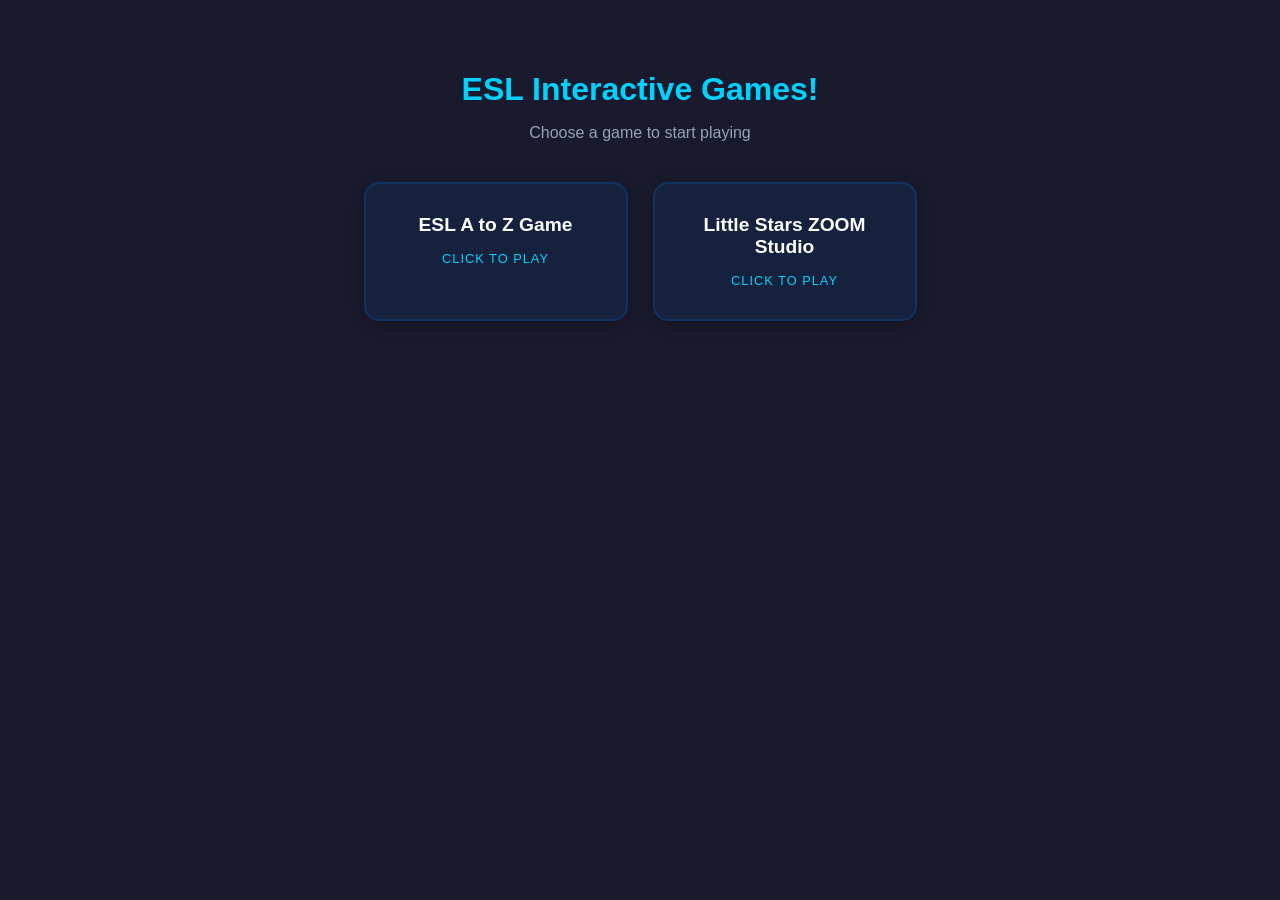
<file: index.html>
<!DOCTYPE html>
<html lang="en">
<head>
    <meta charset="UTF-8">
    <meta name="viewport" content="width=device-width, initial-scale=1.0">
    <title>My Game Arcade</title>
    <style>
        body { 
            font-family: 'Segoe UI', Tahoma, Geneva, Verdana, sans-serif; 
            text-align: center; 
            background-color: #1a1a2e; 
            color: white; 
            margin: 0;
            padding: 50px; 
        }
        h1 { color: #00d2ff; margin-bottom: 10px; }
        p { color: #94a3b8; margin-bottom: 40px; }
        
        .arcade-container { 
            display: flex; 
            justify-content: center; 
            flex-wrap: wrap;
            gap: 25px; 
        }

        .game-card { 
            background: #16213e; 
            padding: 30px; 
            border-radius: 15px; 
            border: 2px solid #0f3460;
            text-decoration: none; 
            color: white; 
            transition: all 0.3s ease; 
            width: 200px;
            box-shadow: 0 4px 15px rgba(0,0,0,0.3);
        }

        .game-card:hover { 
            border-color: #00d2ff; 
            background: #0f3460; 
            transform: translateY(-5px);
            box-shadow: 0 8px 25px rgba(0,210,255,0.2);
        }

        .game-card h3 { margin: 0; font-size: 1.2rem; }
        .play-btn { 
            display: inline-block;
            margin-top: 15px;
            font-size: 0.8rem;
            text-transform: uppercase;
            letter-spacing: 1px;
            color: #00d2ff;
        }
    </style>
</head>
<body>

    <h1>ESL Interactive Games!</h1>
    <p>Choose a game to start playing</p>

    <div class="arcade-container">
        
        <a href="ESL%20A%20to%20Z%20Game/" class="game-card">
            <h3>ESL A to Z Game</h3>
            <span class="play-btn">Click to Play</span>
        </a>

        <a href="Little%20Stars%20ZOOM%20Studio/" class="game-card">
            <h3>Little Stars ZOOM Studio</h3>
            <span class="play-btn">Click to Play</span>
        </a>

    </div>

</body>
</html>
</file>
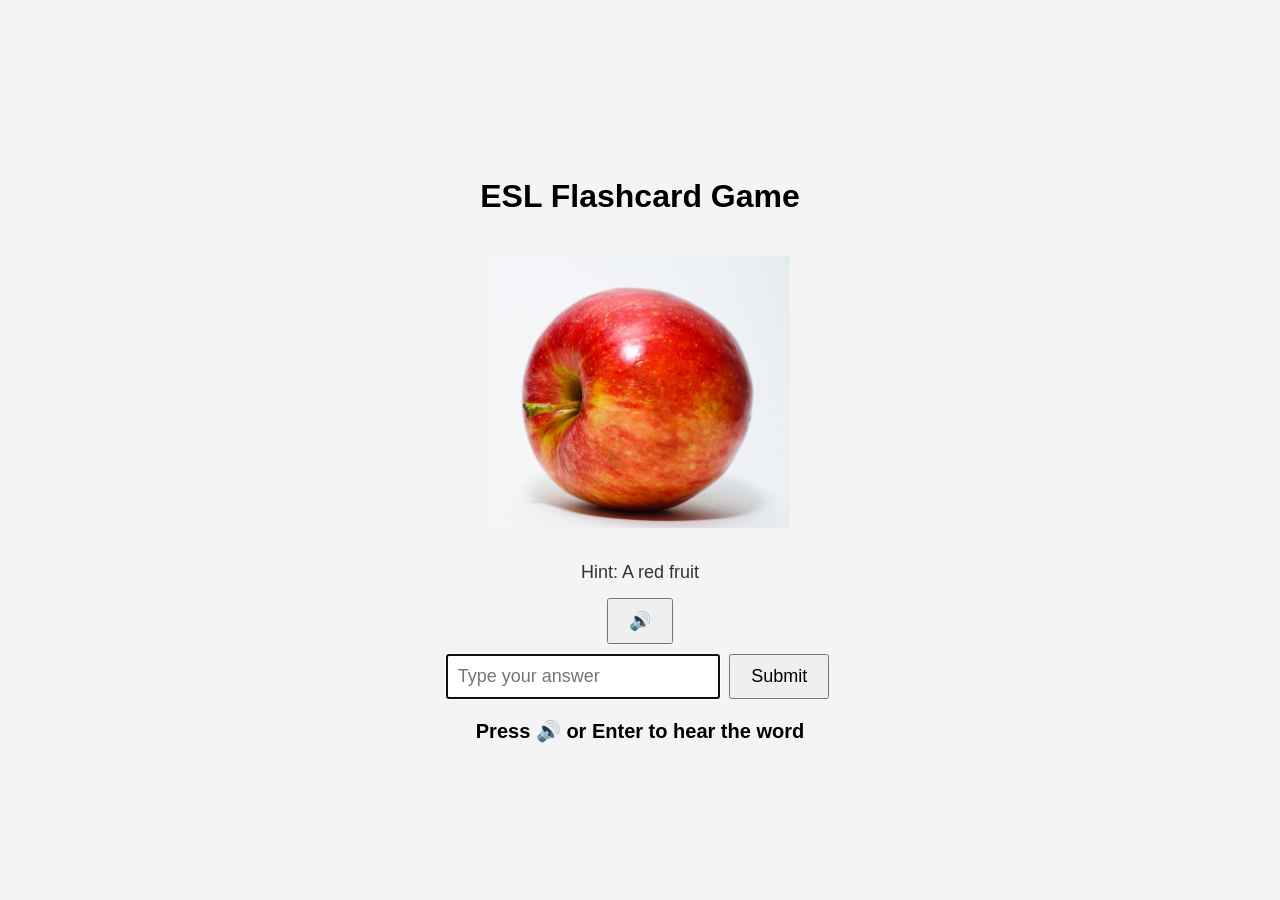
<file: ESL A to Z Game/index.html>
<!DOCTYPE html>
<html>
<head>
    <title>ESL Flashcard Game</title>
    <meta name="viewport" content="width=device-width, initial-scale=1.0">

    <style>
        body {
            font-family: Arial;
            background-color: #f4f4f4;
            margin: 0;
            display: flex;
            justify-content: center;
            align-items: center;
            min-height: 100vh;
        }

        #container {
            text-align: center;
            width: 100%;
            max-width: 500px;
            padding: 20px;
        }

        img {
            width: 100%;
            max-width: 300px;
            height: auto;
            object-fit: contain;
            margin: 20px 0;
        }

        input {
            padding: 10px;
            font-size: 18px;
            width: 80%;
            max-width: 250px;
        }

        button {
            padding: 10px 20px;
            font-size: 18px;
            margin: 5px;
            cursor: pointer;
        }

        #message {
            font-size: 20px;
            margin-top: 15px;
            font-weight: bold;
        }

        #hint {
            font-size: 18px;
            margin: 10px 0;
            color: #333;
        }

        #endCard {
            display: none;
            font-size: 24px;
            margin-top: 30px;
            font-weight: bold;
        }
    </style>
</head>

<body>

<div id="container">

<h1>ESL Flashcard Game</h1>

<div id="gameArea">
    <img id="flashcard" src="" alt="Flashcard"><br>
    <div id="hint"></div>
    <button id="speakBtn">🔊</button><br>
    <input type="text" id="answerInput" placeholder="Type your answer">
    <button id="submitBtn">Submit</button>
    <div id="message"></div>
</div>

<div id="endCard">
    <div id="finalScore"></div>
    <div>Thank you for playing!</div>
    <button id="restartBtn">Restart Game</button>
</div>

</div>

<script>
document.addEventListener("DOMContentLoaded", function() {

    const words = [
        { word: "apple", hint: "A red fruit" },
        { word: "ball", hint: "You bounce it" },
        { word: "cat", hint: "It says 'Meow'" },
        { word: "dog", hint: "It says 'Woof'" },
        { word: "elephant", hint: "Big gray animal" },
        { word: "fish", hint: "Swims in water" },
        { word: "guitar", hint: "Musical instrument" },
        { word: "hat", hint: "Worn on the head" },
        { word: "icecream", hint: "Cold sweet treat" },
        { word: "juice", hint: "You drink it" },
        { word: "kite", hint: "Flies in the sky" },
        { word: "lion", hint: "King of the jungle" },
        { word: "moon", hint: "Shines at night" },
        { word: "nest", hint: "Birds live here" },
        { word: "orange", hint: "Citrus fruit" },
        { word: "penguin", hint: "Waddles in cold" },
        { word: "queen", hint: "Royal lady" },
        { word: "rabbit", hint: "Hops around" },
        { word: "sun", hint: "Bright star in sky" },
        { word: "tree", hint: "Has leaves" },
        { word: "umbrella", hint: "Protects from rain" },
        { word: "violin", hint: "String instrument" },
        { word: "whale", hint: "Big sea animal" },
        { word: "xylophone", hint: "Musical toy" },
        { word: "yacht", hint: "Luxury boat" },
        { word: "zebra", hint: "Black and white stripes" }
    ];

    let currentIndex = 0;
    let currentWord = "";
    let attempts = 0;
    let score = 0;
    let waitingForNext = false;
    let firstCardSpoken = false;

    const img = document.getElementById("flashcard");
    const input = document.getElementById("answerInput");
    const button = document.getElementById("submitBtn");
    const speakBtn = document.getElementById("speakBtn");
    const message = document.getElementById("message");
    const hintDiv = document.getElementById("hint");
    const gameArea = document.getElementById("gameArea");
    const endCard = document.getElementById("endCard");
    const finalScore = document.getElementById("finalScore");
    const restartBtn = document.getElementById("restartBtn");

    function speak(word) {
        const utterance = new SpeechSynthesisUtterance(word);
        window.speechSynthesis.speak(utterance);
    }

    function loadWord() {
        if (currentIndex >= words.length) {
            gameArea.style.display = "none";
            endCard.style.display = "block";
            finalScore.textContent = `Your score: ${score} / ${words.length}`;
            return;
        }

        attempts = 0;
        waitingForNext = false;
        message.textContent = "";
        input.value = "";
        input.disabled = false;
        button.disabled = false;
        button.textContent = "Submit";
        input.focus();

        currentWord = words[currentIndex].word;
        img.src = "images/" + currentWord + ".jpg";
        hintDiv.textContent = "Hint: " + words[currentIndex].hint;

        if (firstCardSpoken) {
            setTimeout(() => speak(currentWord), 100);
        } else {
            message.textContent = "Press 🔊 or Enter to hear the word";
        }
    }

    function checkAnswer() {

        if (!firstCardSpoken) firstCardSpoken = true;

        if (waitingForNext) {
            currentIndex++;
            loadWord();
            return;
        }

        const userAnswer = input.value.trim().toLowerCase();

        if (userAnswer === currentWord) {
            message.style.color = "green";
            message.textContent = "✅ Correct!";
            score++;
            speak(currentWord);
            waitingForNext = true;
            button.textContent = "Next ➔";
            input.disabled = true;
        } else {
            attempts++;
            if (attempts >= 3) {
                message.style.color = "red";
                message.innerHTML = `❌ Correct spelling: <b>${currentWord}</b>`;
                speak(currentWord);
                waitingForNext = true;
                button.textContent = "Next ➔";
                input.disabled = true;
            } else {
                message.style.color = "orange";
                message.textContent = `❌ Try again! (${attempts}/3)`;
            }
        }
    }

    button.addEventListener("click", checkAnswer);

    speakBtn.addEventListener("click", function() {
        if (!firstCardSpoken) firstCardSpoken = true;
        speak(currentWord);
    });

    restartBtn.addEventListener("click", function() {
        currentIndex = 0;
        score = 0;
        firstCardSpoken = false;
        endCard.style.display = "none";
        gameArea.style.display = "block";
        loadWord();
    });

    document.addEventListener("keypress", function(e) {
        if (e.key === "Enter") {
            if (endCard.style.display === "block") {
                restartBtn.click();
            } else {
                checkAnswer();
            }
        }
    });

    loadWord();

});
</script>

</body>
</html>
</file>
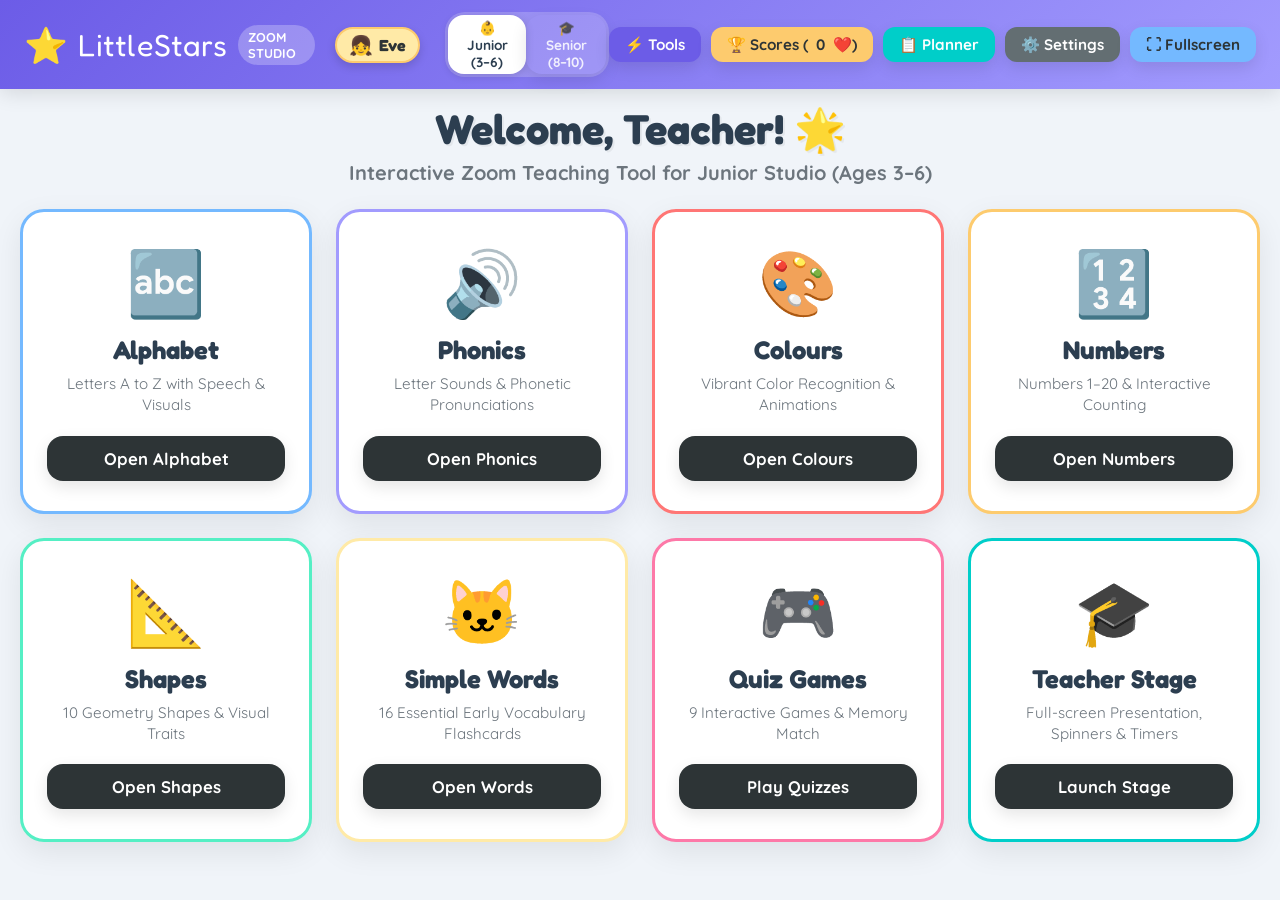
<file: Little Stars ZOOM Studio/index.html>
<!DOCTYPE html>
<html lang="en">
<head>
    <meta charset="UTF-8">
    <meta name="viewport" content="width=device-width, initial-scale=1.0">
    <title>LittleStars - Interactive Teacher Studio</title>
    <link rel="stylesheet" href="styles.css">
    <link rel="preconnect" href="https://fonts.googleapis.com">
    <link rel="preconnect" href="https://fonts.gstatic.com" crossorigin>
    <link href="https://fonts.googleapis.com/css2?family=Fredoka+One&family=Quicksand:wght@500;700&display=swap" rel="stylesheet">
</head>
<body class="theme-default font-size-normal">
    <!-- Confetti & Celebration Canvas Overlay -->
    <canvas id="celebration-canvas"></canvas>
    
    <!-- Floating Audio/Speech Status Toast -->
    <div id="toast-container" class="toast-container"></div>

    <!-- MAIN APP CONTAINER -->
    <div id="app" class="app-container">
        
        <!-- TOP NAVBAR / TEACHER QUICK TOOLBAR -->
        <header class="top-nav">
            <div class="brand" id="nav-brand" role="button" tabindex="0">
                <span class="brand-icon">⭐</span>
                <span class="brand-name">LittleStars</span>
                <span class="brand-badge">Zoom Studio</span>
                <div id="nav-active-student" class="nav-active-student hidden" title="Selected Session Student">
                    <span id="nav-student-avatar" class="nav-student-avatar">👧</span>
                    <span id="nav-student-name" class="nav-student-name">Emma</span>
                </div>
                <!-- Studio Mode Switcher -->
                <div class="studio-mode-switcher" id="studio-mode-switcher">
                    <button id="btn-mode-junior" class="btn btn-mode active" title="Junior Studio (Ages 3-6)">👶 Junior (3–6)</button>
                    <button id="btn-mode-senior" class="btn btn-mode" title="Senior Studio (Ages 8-10)">🎓 Senior (8–10)</button>
                </div>
            </div>

            <!-- Active Lesson HUD Header Display -->
            <div id="active-lesson-hud" class="active-lesson-hud hidden">
                <div class="hud-item">
                    <span class="hud-label">Activity:</span>
                    <span id="hud-current-activity" class="hud-val">Phonics Warmup</span>
                </div>
                <div class="hud-item">
                    <span class="hud-label">Act Time:</span>
                    <span id="hud-activity-timer" class="hud-timer">05:00</span>
                </div>
                <div class="hud-item">
                    <span class="hud-label">Lesson Time:</span>
                    <span id="hud-lesson-timer" class="hud-timer">25:00</span>
                </div>
                <button id="btn-next-activity" class="btn btn-sm btn-accent" title="Next Activity">Next ⏭️</button>
            </div>

            <div class="nav-controls">
                <button id="btn-quick-teacher-tools" class="btn btn-nav btn-purple" title="Teacher Tools (T)">⚡ Tools</button>
                <button id="btn-scoreboard" class="btn btn-nav btn-amber" title="Scoreboard (S)">🏆 Scores (<span id="nav-star-count">0</span>❤️)</button>
                <button id="btn-planner" class="btn btn-nav btn-teal" title="Lesson Planner (L)">📋 Planner</button>
                <button id="btn-settings" class="btn btn-nav btn-gray" title="Settings (O)">⚙️ Settings</button>
                <button id="btn-fullscreen" class="btn btn-nav btn-blue" title="Toggle Fullscreen (F)">⛶ Fullscreen</button>
            </div>
        </header>

        <!-- MAIN CONTENT VIEWPORT -->
        <main id="view-container" class="view-container">

            <!-- ================= HOME SCREEN (JUNIOR 3-6) ================= -->
            <section id="view-home" class="view-section active">
                <div class="home-hero">
                    <h1 class="hero-title">Welcome, Teacher! 🌟</h1>
                    <p class="hero-subtitle">Interactive Zoom Teaching Tool for Junior Studio (Ages 3–6)</p>
                </div>

                <div class="home-grid">
                    <div class="menu-card card-alphabet" data-target="view-alphabet">
                        <div class="card-icon">🔤</div>
                        <h2>Alphabet</h2>
                        <p>Letters A to Z with Speech & Visuals</p>
                        <button class="btn btn-card">Open Alphabet</button>
                    </div>

                    <div class="menu-card card-phonics" data-target="view-phonics">
                        <div class="card-icon">🔊</div>
                        <h2>Phonics</h2>
                        <p>Letter Sounds & Phonetic Pronunciations</p>
                        <button class="btn btn-card">Open Phonics</button>
                    </div>

                    <div class="menu-card card-colours" data-target="view-colours">
                        <div class="card-icon">🎨</div>
                        <h2>Colours</h2>
                        <p>Vibrant Color Recognition & Animations</p>
                        <button class="btn btn-card">Open Colours</button>
                    </div>

                    <div class="menu-card card-numbers" data-target="view-numbers">
                        <div class="card-icon">🔢</div>
                        <h2>Numbers</h2>
                        <p>Numbers 1–20 & Interactive Counting</p>
                        <button class="btn btn-card">Open Numbers</button>
                    </div>

                    <div class="menu-card card-shapes" data-target="view-shapes">
                        <div class="card-icon">📐</div>
                        <h2>Shapes</h2>
                        <p>10 Geometry Shapes & Visual Traits</p>
                        <button class="btn btn-card">Open Shapes</button>
                    </div>

                    <div class="menu-card card-words" data-target="view-words">
                        <div class="card-icon">🐱</div>
                        <h2>Simple Words</h2>
                        <p>16 Essential Early Vocabulary Flashcards</p>
                        <button class="btn btn-card">Open Words</button>
                    </div>

                    <div class="menu-card card-quiz" data-target="view-quiz">
                        <div class="card-icon">🎮</div>
                        <h2>Quiz Games</h2>
                        <p>9 Interactive Games & Memory Match</p>
                        <button class="btn btn-card">Play Quizzes</button>
                    </div>

                    <div class="menu-card card-teacher" data-target="view-teacher">
                        <div class="card-icon">🎓</div>
                        <h2>Teacher Stage</h2>
                        <p>Full-screen Presentation, Spinners & Timers</p>
                        <button class="btn btn-card">Launch Stage</button>
                    </div>
                </div>
            </section>

            <!-- ================= HOME SCREEN (SENIOR 8-10) ================= -->
            <section id="view-home-senior" class="view-section hidden">
                <div class="home-hero hero-senior">
                    <h1 class="hero-title">Senior Studio 🚀</h1>
                    <p class="hero-subtitle">Advanced Zoom Teaching Suite for Ages 8–10</p>
                </div>

                <div class="home-grid">
                    <div class="menu-card card-reading-senior" data-target="view-reading-senior">
                        <div class="card-icon">📖</div>
                        <h2>Reading & Story Lab</h2>
                        <p>Passages, Audio Narration, Vocab & Questions</p>
                        <button class="btn btn-card btn-senior">Open Reading Lab</button>
                    </div>

                    <div class="menu-card card-reading-practise" data-target="view-reading-practise">
                        <div class="card-icon">📖</div>
                        <h2>Reading Skills Practise</h2>
                        <p>Core 4-Phase Interactive Reader • Living Scene, Flowchart & Grammar Doctor</p>
                        <button class="btn btn-card btn-senior">Open Skills Practise</button>
                    </div>

                    <div class="menu-card card-vocab-senior" data-target="view-vocab-senior">
                        <div class="card-icon">📚</div>
                        <h2>Advanced Vocab & Spelling</h2>
                        <p>Prefixes, Suffixes, Compound Words & Synonyms</p>
                        <button class="btn btn-card btn-senior">Open Vocab Lab</button>
                    </div>

                    <div class="menu-card card-stem-senior" data-target="view-stem-senior">
                        <div class="card-icon">🔬</div>
                        <h2>STEM & Science Lab</h2>
                        <p>Interactive Diagrams, Experiments & Speaking Frames</p>
                        <button class="btn btn-card btn-senior">Open Science Lab</button>
                    </div>

                    <div class="menu-card card-writing-senior" data-target="view-story-senior">
                        <div class="card-icon">✍️</div>
                        <h2>Story Builder</h2>
                        <p>Comic Creator, Creative Twists & Audio Reel</p>
                        <button class="btn btn-card btn-senior">Open Story Builder</button>
                    </div>

                    <div class="menu-card card-teacher" data-target="view-teacher-senior">
                        <div class="card-icon">🎓</div>
                        <h2>Teacher Stage</h2>
                        <p>Presentation Studio, Spinners & Timers</p>
                        <button class="btn btn-card btn-senior">Launch Stage</button>
                    </div>
                </div>
            </section>

            <!-- ================= SENIOR READING & COMPREHENSION LAB ================= -->
            <section id="view-reading-senior" class="view-section hidden">
                <div class="section-header">
                    <button class="btn btn-back" data-target="view-home-senior">⬅️ Senior Home</button>
                    <h2>📖 Reading & Comprehension Lab (ESL Ages 8–10)</h2>
                    <div class="header-actions">
                        <button class="quiz-score-badge clickable-badge" title="Click to Reset Today's Hearts">Today's Hearts: <span class="today-hearts-count">0</span> ❤️</button>
                        <select id="select-reading-esl-level" class="form-select-sm level-select">
                            <option value="beginner">🟢 ESL Beginner</option>
                            <option value="intermediate" selected>🟡 ESL Intermediate</option>
                            <option value="advanced">🔴 ESL Advanced</option>
                        </select>
                        <select id="select-reading-story" class="form-select-sm">
                            <!-- Story options generated dynamically based on ESL Level -->
                        </select>
                        <button id="btn-reading-readaloud" class="btn btn-accent">🔊 Read Aloud</button>
                        <button id="btn-reading-stop" class="btn btn-danger hidden">⏹️ Stop</button>
                    </div>
                </div>

                <div class="reading-lab-container">
                    <!-- Left Section: 2 Vertical Panes (Pane 1: Story Text, Pane 2: Visual Story Objects) -->
                    <div class="reading-passage-card">
                        <div class="passage-header">
                            <span id="reading-genre-badge" class="badge-genre">Sci-Fi</span>
                            <h3 id="reading-title">The Secret of the Quantum Key</h3>
                            <span id="reading-level-badge" class="badge-level">Intermediate • 90 Words</span>
                        </div>
                        
                        <div class="story-split-wrapper">
                            <!-- Pane 1: Story Text & Vocab Focus -->
                            <div class="story-pane-text">
                                <div id="reading-body-text" class="passage-body">
                                    <!-- Passage text injected via JavaScript -->
                                </div>

                                <!-- Vocabulary Spotlight Box -->
                                <div class="vocab-spotlight-box">
                                    <div class="vocab-title">💡 ESL Vocab Focus:</div>
                                    <div id="vocab-chips-container" class="vocab-chips-container">
                                        <!-- Interactive vocab chips -->
                                    </div>
                                </div>
                            </div>

                            <!-- Pane 2: Visual Story Objects Showcase -->
                            <div class="story-pane-visual">
                                <div class="visual-pane-title">🖼️ Story Elements Visualizer</div>
                                <div id="reading-objects-grid" class="reading-objects-grid">
                                    <!-- Dynamic clean story objects injected via JS -->
                                </div>
                            </div>
                        </div>
                    </div>

                    <!-- Right Panel: Comprehension & Interactive Discussion -->
                    <div class="reading-quiz-card">
                        <div class="reading-tabs">
                            <button id="tab-btn-questions" class="tab-btn active">❓ Comprehension</button>
                            <button id="tab-btn-discussion" class="tab-btn">🗣️ Class Discussion</button>
                        </div>

                        <div id="tab-content-questions" class="tab-pane active">
                            <div class="quiz-question-header">
                                <span id="reading-q-num" class="q-badge">Question 1 of 3</span>
                            </div>
                            <div id="reading-q-text" class="q-prompt-text">
                                Why did Leo examine the glowing crystal under his microscope?
                            </div>

                            <div id="reading-q-options" class="q-options-grid">
                                <!-- Options dynamically rendered -->
                            </div>

                            <div id="reading-q-feedback" class="q-feedback hidden"></div>
                        </div>

                        <div id="tab-content-discussion" class="tab-pane hidden">
                            <h4 class="discussion-heading">💬 Zoom Speaking & Discussion Prompt</h4>
                            <p id="reading-discussion-prompt" class="discussion-prompt-text">
                                "If you discovered a device that could open doors to any galaxy, where would you explore first and why?"
                            </p>
                            <div class="discussion-actions">
                                <button id="btn-discuss-award" class="btn btn-amber">⭐ Award 2 Hearts for Great Answers!</button>
                            </div>
                        </div>
                    </div>
                </div>
            </section>

            <!-- ================= ADVANCED VOCABULARY & SPELLING LAB (SENIOR 8-10) ================= -->
            <section id="view-vocab-senior" class="view-section hidden">
                <div class="section-header">
                    <button class="btn btn-back" data-target="view-home-senior">⬅️ Senior Home</button>
                    <h2>📚 Advanced Vocabulary & Spelling</h2>
                    <div class="header-actions">
                        <button class="quiz-score-badge clickable-badge" title="Click to Reset Today's Hearts">Today's Hearts: <span class="today-hearts-count">0</span> ❤️</button>
                        <select id="select-vocab-esl-level" class="form-select-sm level-select">
                            <option value="beginner">🟢 ESL Beginner</option>
                            <option value="intermediate" selected>🟡 ESL Intermediate</option>
                            <option value="advanced">🔴 ESL Advanced</option>
                        </select>
                        <select id="select-vocab-category" class="form-select-sm">
                            <option value="head_words">🐶 Head Words</option>
                            <option value="tail_words">🐕 Tail Words</option>
                            <option value="compound">☀️ Word Math</option>
                        </select>
                        <button id="btn-vocab-speak" class="btn btn-primary">🔊 Speak Word</button>
                    </div>
                </div>

                <!-- Mode Switcher Tabs: Word Study vs Spelling Bee -->
                <div class="vocab-mode-tabs">
                    <button id="tab-vocab-study" class="tab-btn active">📖 Word Study & Meaning</button>
                    <button id="tab-vocab-spelling" class="tab-btn">🐝 Listen & Spell (Spelling Bee)</button>
                </div>

                <div class="vocab-stage-container">
                    <!-- PANEL 1: Study Display (Morphology & Context) -->
                    <div id="vocab-study-panel" class="vocab-main-card">
                        <div class="vocab-badge-row">
                            <span id="vocab-cat-badge" class="badge-genre">Prefixes & Suffixes</span>
                            <span id="vocab-index-badge" class="badge-level">Word 1 of 6</span>
                        </div>

                        <!-- Big Visual Math Equation Card -->
                        <div id="vocab-math-equation" class="vocab-math-equation hidden">
                            Not 👎 + Happy 😊 = Unhappy 😢
                        </div>

                        <h2 id="vocab-target-word" class="vocab-target-word">Unbelievable</h2>
                        <p id="vocab-word-phonetic" class="vocab-phonetic">/ʌn.bɪˈliː.və.bəl/</p>

                        <!-- Morphological Breakdown Blocks -->
                        <div id="vocab-morph-breakdown" class="morph-breakdown-wrapper">
                            <!-- Injected by JavaScript e.g. [Un] + [Believe] + [Able] -->
                        </div>

                        <!-- Definition & Context Box -->
                        <div class="vocab-definition-box">
                            <div class="def-item">
                                <span class="def-label">Definition:</span>
                                <span id="vocab-def-text" class="def-val">So extraordinary or surprising as to be difficult to believe.</span>
                            </div>
                            <div class="def-item">
                                <span class="def-label">Sentence Context:</span>
                                <span id="vocab-sentence-text" class="def-val italic">"The cheetah ran at an unbelievable speed across the savanna."</span>
                            </div>
                            <div id="vocab-teacher-tip-container" class="teacher-tip-box hidden">
                                💡 <strong>Teacher Tip:</strong> <span id="vocab-teacher-tip-text">...</span>
                            </div>
                        </div>
                    </div>

                    <!-- PANEL 2: Listen & Spell Bee Display (Option 3) -->
                    <div id="vocab-spelling-panel" class="vocab-main-card spelling-card hidden">
                        <div class="vocab-badge-row">
                            <span id="spelling-cat-badge" class="badge-genre">🐝 Spelling Bee Challenge</span>
                            <span id="spelling-length-badge" class="badge-level">12 Letters</span>
                        </div>

                        <div class="spelling-instruction-banner">
                            🎧 <strong>Listen to the word & sentence!</strong> Write or type your spelling, click tiles for hints, then reveal & check!
                        </div>

                        <!-- Big Interactive Spelling Letter Tiles -->
                        <div id="spelling-tiles-container" class="spelling-tiles-container">
                            <!-- Injected by JS: e.g. tiles that flip open or reveal letter-by-letter -->
                        </div>

                        <!-- Audio and Sentence Context Box -->
                        <div class="vocab-definition-box spelling-context-box">
                            <div class="def-item">
                                <span class="def-label">💡 Meaning:</span>
                                <span id="spelling-def-text" class="def-val">...</span>
                            </div>
                            <div class="def-item">
                                <span class="def-label">📝 Context Clue:</span>
                                <span id="spelling-sentence-masked" class="def-val italic">...</span>
                            </div>
                            <div id="spelling-math-clue-item" class="def-item hidden">
                                <span class="def-label">🧮 Math Clue:</span>
                                <span id="spelling-math-clue-text" class="def-val">...</span>
                            </div>
                        </div>

                        <!-- Spelling Bee Action Bar -->
                        <div class="spelling-action-bar">
                            <button id="btn-spell-say-word" class="btn btn-ctrl btn-primary">🔊 Say Word</button>
                            <button id="btn-spell-say-sentence" class="btn btn-ctrl btn-blue">🗣️ In Sentence</button>
                            <button id="btn-spell-hint" class="btn btn-ctrl btn-amber">💡 Give Hint</button>
                            <button id="btn-spell-reveal" class="btn btn-ctrl btn-purple">👁️ Reveal & Spell</button>
                            <button id="btn-spell-award" class="btn btn-ctrl btn-accent">⭐ Award Hearts</button>
                        </div>
                    </div>

                    <!-- Shared Navigation Controls Toolbar -->
                    <div class="stage-controls">
                        <button id="btn-vocab-reset" class="btn btn-ctrl btn-blue">🔄 Reset to Word 1</button>
                        <button id="btn-vocab-prev" class="btn btn-ctrl btn-orange">⬅️ Previous Word</button>
                        <button id="btn-vocab-breakdown-audio" class="btn btn-ctrl btn-purple">🧩 Hear Breakdown</button>
                        <button id="btn-vocab-award" class="btn btn-ctrl btn-amber">⭐ Award Heart</button>
                        <button id="btn-vocab-next" class="btn btn-ctrl btn-green">Next Word ➡️</button>
                    </div>
                </div>
            </section>

            <!-- ================= STEM & SCIENCE LAB (SENIOR 8-10) ================= -->
            <section id="view-stem-senior" class="view-section hidden">
                <div class="section-header">
                    <button class="btn btn-back" data-target="view-home-senior">⬅️ Senior Home</button>
                    <h2>🔬 STEM & Science Lab</h2>
                    <div class="header-actions">
                        <button class="quiz-score-badge clickable-badge" title="Click to Reset Today's Hearts">Today's Hearts: <span class="today-hearts-count">0</span> ❤️</button>
                        <select id="select-stem-esl-level" class="form-select-sm level-select">
                            <option value="beginner">🟢 Level 1: Beginner</option>
                            <option value="intermediate" selected>🟡 Level 2: Intermediate</option>
                            <option value="advanced">🔴 Level 3: Advanced</option>
                        </select>
                        <select id="select-stem-topic" class="form-select-sm topic-select">
                            <!-- Populated dynamically based on active level -->
                        </select>
                        <button id="btn-stem-speak-summary" class="btn btn-primary">🔊 Speak Concept</button>
                    </div>
                </div>

                <!-- Mode Switcher Tabs: Visual Diagram vs Virtual Experiment -->
                <div class="vocab-mode-tabs stem-mode-tabs">
                    <button id="tab-stem-diagram" class="tab-btn active">🔬 Visual Diagram (Click & Explore)</button>
                    <button id="tab-stem-experiment" class="tab-btn">🧪 Virtual Experiment (Predict & Test)</button>
                </div>

                <div class="stem-stage-container">
                    <!-- PANEL 1: Visual Diagram Panel -->
                    <div id="stem-diagram-panel" class="stem-main-card">
                        <div class="stem-badge-row">
                            <span id="stem-diagram-badge" class="badge-genre">🌱 Plant Biology</span>
                            <span id="stem-diagram-vocab-tag" class="badge-level">Head/Tail Tie-in</span>
                        </div>

                        <!-- Diagram Interactive Graphic Stage -->
                        <div id="stem-diagram-svg-container" class="stem-svg-canvas">
                            <!-- Injected SVG Diagram with clickable hotspots -->
                        </div>

                        <!-- Hotspot Information & Speech Box -->
                        <div class="stem-hotspot-info-box">
                            <div class="stem-info-title-row">
                                <span id="stem-hotspot-title" class="stem-info-title">👉 Click any part of the diagram to explore!</span>
                                <button id="btn-stem-speak-hotspot" class="btn btn-xs btn-blue hidden">🔊 Speak Part</button>
                            </div>
                            <p id="stem-hotspot-desc" class="stem-info-desc">Click roots, leaves, sun, clouds, or planets to hear how they work and reinforce your head & tail words!</p>
                            <div id="stem-hotspot-tiein" class="stem-tiein-tag hidden">
                                💡 <strong>Head/Tail Word:</strong> <span id="stem-hotspot-tiein-text">helper (-er = a person/thing that helps)</span>
                            </div>
                        </div>

                        <!-- Diagram Toolbar -->
                        <div class="stage-controls">
                            <button id="btn-stem-diagram-explore-all" class="btn btn-ctrl btn-purple">▶️ Play All Parts</button>
                            <button id="btn-stem-diagram-award" class="btn btn-ctrl btn-amber">⭐ Award 2 Hearts</button>
                        </div>
                    </div>

                    <!-- PANEL 2: Virtual Experiment Panel -->
                    <div id="stem-experiment-panel" class="stem-main-card hidden">
                        <!-- 🗣️ "Say It First!" Speaking Banner -->
                        <div class="stem-say-first-banner">
                            <div class="say-first-header">
                                <span class="say-first-badge">🗣️ SAY IT FIRST! (Zoom Speaking Frame)</span>
                                <button id="btn-stem-speak-frame" class="btn btn-xs btn-purple" title="Click to hear model sentence">🔊 Hear Frame</button>
                            </div>
                            <div id="stem-sentence-frame-text" class="say-first-sentence">
                                "I think the <strong>[apple]</strong> will <strong>[float]</strong>!"
                            </div>
                        </div>

                        <!-- Simulation Canvas -->
                        <div id="stem-sim-stage" class="stem-sim-canvas">
                            <!-- Injected interactive experiment SVG / animation: Water Tank, Magnet Table, or Circuit -->
                        </div>

                        <!-- Test Item Selector Chips -->
                        <div class="stem-items-bar">
                            <span class="items-bar-label">Select Test Object:</span>
                            <div id="stem-test-items-container" class="stem-items-chips">
                                <!-- Chips dynamically injected (e.g., Apple, Coin, Wood, Key) -->
                            </div>
                        </div>

                        <!-- Result & Explanation Banner -->
                        <div id="stem-result-box" class="stem-result-box hidden">
                            <div class="result-title-row">
                                <span id="stem-result-icon">✨</span>
                                <span id="stem-result-title">Result: It Floats!</span>
                            </div>
                            <div class="result-body-row">
                                <div id="stem-result-tiein" class="stem-result-tiein" title="Click to hear result sentence">
                                    💬 <strong>Result:</strong> <span id="stem-result-speech-text">"The red apple is light! It bobs on top."</span>
                                </div>
                                <span id="stem-result-desc" class="stem-result-desc">The wood block is light and less dense than water, so it floats at the top.</span>
                            </div>
                        </div>

                        <!-- Experiment Controls -->
                        <div class="stage-controls">
                            <button id="btn-stem-retest" class="btn btn-ctrl btn-blue">🔄 Retest / Replay</button>
                            <button id="btn-stem-test" class="btn btn-ctrl btn-green">🧪 Test Hypothesis!</button>
                            <button id="btn-stem-experiment-award" class="btn btn-ctrl btn-amber">⭐ Award 2 Hearts</button>
                        </div>
                    </div>
                </div>
            </section>

            <!-- ================= STORY BUILDER (SENIOR 8-10) ================= -->
            <section id="view-story-senior" class="view-section hidden">
                <div class="section-header">
                    <button class="btn btn-back" data-target="view-home-senior">⬅️ Senior Home</button>
                    <h2>✍️ Story Builder: Comic Creator</h2>
                    <div class="header-actions">
                        <button class="btn btn-amber quiz-score-badge clickable-badge" title="Click to Reset Today's Hearts">Today's Hearts: <span class="today-hearts-count">0</span> ❤️</button>
                        <select id="select-story-esl-level" class="form-select-sm level-select">
                            <option value="beginner">🟢 1. Beginner</option>
                            <option value="intermediate" selected>🟡 2. Intermediate</option>
                            <option value="advanced">🔴 3. Advanced</option>
                        </select>
                        <select id="select-story-universe" class="form-select-sm universe-select">
                            <!-- Populated dynamically based on selected level -->
                        </select>
                        <button id="btn-story-twist-trigger" class="btn btn-ctrl btn-purple">🎲 Mystery Twist</button>
                        <button id="btn-story-present-trigger" class="btn btn-accent">🎬 Present Reel</button>
                        <button id="btn-story-copy-script" class="btn btn-ctrl btn-blue">📋 Copy Script</button>
                        <button id="btn-story-reset-all" class="btn btn-ctrl btn-orange">🔄 New Story</button>
                    </div>
                </div>

                <div class="story-builder-container">
                    <!-- SETUP & ASSET PICKER CARD -->
                    <div class="story-setup-card">
                        <div class="story-title-banner">
                            <div class="story-title-left">
                                <div class="story-title-input-wrapper story-title-display-wrapper">
                                    <span class="story-title-icon">📖</span>
                                    <div id="story-custom-title" class="story-title-display" title="Story title automatically generated from your chosen Hero and Setting">Loading Story Title...</div>
                                </div>
                                <div class="story-anchor-row">
                                    <span id="story-anchor-tag" class="story-anchor-badge">🔗 Sequel to Reading Lab: The Secret of the Quantum Key</span>
                                </div>
                            </div>
                            <div class="story-level-tags">
                                <span id="story-level-badge" class="badge-genre">🟡 Intermediate</span>
                                <span id="story-panels-count-badge" class="badge-level">4 Panels</span>
                            </div>
                        </div>

                        <!-- 3-Way Asset Selector: Setting (4), Character (4), Catalyst Prop (8) -->
                        <div class="story-asset-picker-grid">
                            <!-- 1. Settings -->
                            <div class="asset-column">
                                <div class="asset-col-header">
                                    <span class="col-title">🌍 1. Choose Setting</span>
                                    <span id="selected-setting-label" class="col-selected-tag">Space Station</span>
                                </div>
                                <div id="picker-settings-row" class="asset-btn-row">
                                    <!-- Injected by JS -->
                                </div>
                            </div>

                            <!-- 2. Main Character -->
                            <div class="asset-column">
                                <div class="asset-col-header">
                                    <span class="col-title">🦸 2. Choose Hero</span>
                                    <span id="selected-char-label" class="col-selected-tag">Rover the Cyber Dog</span>
                                </div>
                                <div id="picker-characters-row" class="asset-btn-row">
                                    <!-- Injected by JS -->
                                </div>
                            </div>

                            <!-- 3. Catalyst Prop -->
                            <div class="asset-column">
                                <div class="asset-col-header">
                                    <span class="col-title">⚡ 3. Catalyst Prop</span>
                                    <span id="selected-prop-label" class="col-selected-tag">Glowing Crystal</span>
                                </div>
                                <div id="picker-props-row" class="asset-btn-row">
                                    <!-- Injected by JS -->
                                </div>
                            </div>
                        </div>
                    </div>

                    <!-- ACTIVE PLOT TWIST NOTIFICATION BANNER (When twist is active) -->
                    <div id="story-twist-active-banner" class="story-twist-banner hidden">
                        <div class="twist-banner-left">
                            <span class="twist-badge">🎲 ACTIVE PLOT TWIST:</span>
                            <span id="story-active-twist-text" class="twist-text">The power suddenly shuts off and emergency red lights start flashing!</span>
                        </div>
                        <button id="btn-clear-twist" class="btn btn-xs btn-orange" title="Remove this twist">✕ Clear Twist</button>
                    </div>

                    <!-- MORPHOLOGY & POWER WORDS TOOLBAR (Tie-in to Senior Vocab) -->
                    <div class="story-morphology-box">
                        <div class="morph-header">
                            <span class="morph-title">💡 Actionable Power Words (Click to hear pronunciation & insert):</span>
                            <span class="morph-sub">-tion (Action/Result) • un-/dis- (Opposite) • -ous (Full of)</span>
                        </div>
                        <div id="story-powerwords-container" class="morph-chips-list">
                            <!-- Injected by JS with audio pronunciation & click-to-insert -->
                        </div>
                    </div>

                    <!-- COMIC PANELS STAGE (3 or 4 Panels) -->
                    <div id="story-comic-canvas" class="story-comic-grid grid-4-panels">
                        <!-- Dynamic comic panels injected by JS -->
                    </div>

                    <!-- BOTTOM TEACHER CONTROLS -->
                    <div class="stage-controls story-stage-controls">
                        <button id="btn-story-read-full" class="btn btn-ctrl btn-purple">🔊 Read Full Comic Aloud</button>
                        <button id="btn-story-twist-bottom" class="btn btn-ctrl btn-blue">🎲 Spin Mystery Twist</button>
                        <button id="btn-story-award" class="btn btn-ctrl btn-amber">⭐ Award 3 Hearts</button>
                        <button id="btn-story-present-bottom" class="btn btn-ctrl btn-green">🎬 Start Presentation Reel</button>
                    </div>
                </div>
            </section>

            <!-- ================= READING SKILLS PRACTISE (AGES 8-10) ================= -->
            <section id="view-reading-practise" class="view-section hidden">
                <div class="reading-practise-header-wrap">
                    <div class="section-header">
                        <button class="btn btn-back" data-target="view-home-senior">⬅️ Senior Home</button>
                        <h2>📖 Reading Skills Practise (Ages 8–10)</h2>
                        <div class="header-actions">
                            <button class="quiz-score-badge clickable-badge" title="Click to Reset Today's Hearts">Today's Hearts: <span class="today-hearts-count">0</span> ❤️</button>
                            <select id="select-practise-esl-level" class="form-select-sm level-select">
                                <option value="beginner">🟢 Beginner</option>
                                <option value="intermediate" selected>🟡 Intermediate</option>
                                <option value="advanced">🔴 Advanced</option>
                            </select>
                            <select id="select-practise-unit" class="form-select-sm unit-select">
                                <!-- Populated dynamically by js/reading-practise.js -->
                            </select>
                        </div>
                    </div>

                    <!-- Teacher Zoom Quick Control Bar -->
                    <div class="reading-practise-teacher-toolbar">
                        <div class="teacher-toolbar-group">
                            <span class="teacher-toolbar-label">🎮 Zoom Teacher Bar:</span>
                            <button id="btn-practise-voice-mode" class="btn btn-ctrl btn-purple" title="Toggle between Live Teacher Voice and Auto-TTS">
                                🎙️ Mode: <span id="label-practise-voice-mode">Auto-TTS</span>
                            </button>
                            <button id="btn-practise-tts-speed" class="btn btn-ctrl btn-blue" title="Toggle TTS speed">
                                🐢 Speed: <span id="label-practise-tts-speed">0.85x (ESL Slow)</span>
                            </button>
                            <button id="btn-practise-focus-mode" class="btn btn-ctrl btn-amber" title="Toggle reading animation freeze to reduce visual distraction">
                                👀 Reading Focus: <span id="label-practise-focus-mode">OFF</span>
                            </button>
                        </div>
                        <div class="teacher-toolbar-group">
                            <button id="btn-practise-award-star" class="btn btn-ctrl btn-green">
                                ⭐ Award +1 Star
                            </button>
                        </div>
                    </div>

                    <!-- 4 Phase Navigation Tabs -->
                    <div class="reading-practise-phase-tabs">
                        <button class="practise-phase-tab-btn active" data-phase="1">
                            <span class="phase-step-badge">Phase 1</span> 🎯 Warm-Up & Vocab
                        </button>
                        <button class="practise-phase-tab-btn" data-phase="2">
                            <span class="phase-step-badge">Phase 2</span> 🎬 Story Stage & Reader
                        </button>
                        <button class="practise-phase-tab-btn" data-phase="3">
                            <span class="phase-step-badge">Phase 3</span> 🧠 Skills Lab & Flowchart
                        </button>
                        <button class="practise-phase-tab-btn" data-phase="4">
                            <span class="phase-step-badge">Phase 4</span> 🛠️ Grammar Workshop
                        </button>
                    </div>
                </div>

                <!-- Main Content Container for Phases -->
                <div id="practise-studio-content" class="reading-practise-content">
                    <!-- Injected dynamically by js/reading-practise.js -->
                </div>
            </section>

            <!-- ================= ALPHABET MODE ================= -->
            <section id="view-alphabet" class="view-section hidden">
                <div class="section-header">
                    <button class="btn btn-back" data-target="view-home">⬅️ Home</button>
                    <h2>Alphabet Stage</h2>
                    <div class="header-actions">
                        <button id="btn-alpha-playall" class="btn btn-accent">▶️ Play All A–Z</button>
                        <button id="btn-alpha-speak" class="btn btn-primary">🔊 Speak Letter</button>
                    </div>
                </div>

                <div class="display-stage card-stage">
                    <div class="letter-display-wrapper">
                        <div id="alpha-upper" class="letter-big upper-case">A</div>
                        <div id="alpha-lower" class="letter-big lower-case">a</div>
                    </div>
                    <div class="stage-illustration" id="alpha-svg-container">
                        <!-- SVG graphic dynamically inserted -->
                    </div>
                    <div class="word-label" id="alpha-word">Apple</div>
                </div>

                <div class="stage-controls">
                    <button id="btn-alpha-reset" class="btn btn-ctrl btn-blue">🔄 Start at A</button>
                    <button id="btn-alpha-prev" class="btn btn-ctrl btn-orange">⬅️ Previous</button>
                    <button id="btn-alpha-random" class="btn btn-ctrl btn-purple">🎲 Random</button>
                    <button id="btn-alpha-next" class="btn btn-ctrl btn-green">Next ➡️</button>
                </div>
            </section>

            <!-- ================= PHONICS MODE ================= -->
            <section id="view-phonics" class="view-section hidden">
                <div class="section-header">
                    <button class="btn btn-back" data-target="view-home">⬅️ Home</button>
                    <h2>Phonics & Sound Stage</h2>
                    <div class="header-actions">
                        <button id="btn-phonics-playall" class="btn btn-accent">▶️ Play All A–Z</button>
                        <button id="btn-phonics-speak" class="btn btn-primary">🔊 Say Sound</button>
                    </div>
                </div>

                <div class="display-stage card-stage">
                    <div class="phonics-badge" id="phonics-sound">Sound: /æ/</div>
                    <div class="letter-display-wrapper">
                        <div id="phonics-letter" class="letter-big">Aa</div>
                    </div>
                    <div class="stage-illustration" id="phonics-svg-container">
                        <!-- SVG graphic -->
                    </div>
                    <div class="phonics-phrase" id="phonics-phrase">"a-a-apple"</div>
                </div>

                <div class="stage-controls">
                    <button id="btn-phonics-reset" class="btn btn-ctrl btn-blue">🔄 Start at A</button>
                    <button id="btn-phonics-prev" class="btn btn-ctrl btn-orange">⬅️ Previous</button>
                    <button id="btn-phonics-random" class="btn btn-ctrl btn-purple">🎲 Random</button>
                    <button id="btn-phonics-next" class="btn btn-ctrl btn-green">Next ➡️</button>
                </div>
            </section>

            <!-- ================= COLOURS MODE ================= -->
            <section id="view-colours" class="view-section hidden">
                <div class="section-header">
                    <button class="btn btn-back" data-target="view-home">⬅️ Home</button>
                    <h2>Colours Exploration</h2>
                    <div class="header-actions">
                        <button id="btn-colour-playall" class="btn btn-accent">▶️ Play All Colours</button>
                        <button id="btn-color-speak" class="btn btn-primary">🔊 Say Colour</button>
                    </div>
                </div>

                <div class="display-stage card-stage" id="colour-stage">
                    <div class="stage-illustration stage-illustration-large" id="colour-svg-container"></div>
                    <h1 class="colour-title" id="colour-name">Red</h1>
                </div>

                <div class="colour-palette-selector" id="colour-palette">
                    <!-- Color bubbles inserted via JS -->
                </div>

                <div class="stage-controls">
                    <button id="btn-colour-prev" class="btn btn-ctrl btn-orange">⬅️ Previous</button>
                    <button id="btn-colour-random" class="btn btn-ctrl btn-purple">🎲 Random</button>
                    <button id="btn-colour-next" class="btn btn-ctrl btn-green">Next ➡️</button>
                </div>
            </section>

            <!-- ================= NUMBERS MODE ================= -->
            <section id="view-numbers" class="view-section hidden">
                <div class="section-header">
                    <button class="btn btn-back" data-target="view-home">⬅️ Home</button>
                    <h2>Numbers & Interactive Counting (1–20)</h2>
                    <button id="btn-number-speak" class="btn btn-primary">🔊 Count Out Loud</button>
                </div>

                <div class="display-stage card-stage">
                    <div class="number-giant-badge" id="number-digit">1</div>
                    <div class="number-word-label" id="number-word">One</div>
                    
                    <div class="interactive-counting-area" id="number-objects-grid">
                        <!-- Tappable interactive counting objects generated by JS -->
                    </div>
                    <p class="counting-instruction">Tap objects to count them together!</p>
                </div>

                <div class="stage-controls">
                    <button id="btn-number-prev" class="btn btn-ctrl btn-orange">⬅️ Previous</button>
                    <button id="btn-number-random" class="btn btn-ctrl btn-purple">🎲 Random</button>
                    <button id="btn-number-next" class="btn btn-ctrl btn-green">Next ➡️</button>
                </div>
            </section>

            <!-- ================= SHAPES MODE ================= -->
            <section id="view-shapes" class="view-section hidden">
                <div class="section-header">
                    <button class="btn btn-back" data-target="view-home">⬅️ Home</button>
                    <h2>Shapes Studio</h2>
                    <div class="header-actions">
                        <button id="btn-shape-playall" class="btn btn-accent">▶️ Play All Shapes</button>
                        <button id="btn-shape-speak" class="btn btn-primary">🔊 Say Shape</button>
                    </div>
                </div>

                <div class="display-stage card-stage">
                    <div class="stage-illustration shape-illustration" id="shape-svg-container">
                        <!-- Shape SVG -->
                    </div>
                    <h1 class="shape-title" id="shape-name">Circle</h1>
                </div>

                <div class="stage-controls">
                    <button id="btn-shape-reset" class="btn btn-ctrl btn-blue">🔄 Start at First Shape</button>
                    <button id="btn-shape-prev" class="btn btn-ctrl btn-orange">⬅️ Previous</button>
                    <button id="btn-shape-random" class="btn btn-ctrl btn-purple">🎲 Random</button>
                    <button id="btn-shape-next" class="btn btn-ctrl btn-green">Next ➡️</button>
                </div>
            </section>

            <!-- ================= SIMPLE WORDS MODE ================= -->
            <section id="view-words" class="view-section hidden">
                <div class="section-header">
                    <button class="btn btn-back" data-target="view-home">⬅️ Home</button>
                    <h2>Simple Words Flashcards</h2>
                    <div class="header-actions">
                        <button id="btn-word-playall" class="btn btn-accent">▶️ Play All Words</button>
                        <button id="btn-word-speak" class="btn btn-primary">🔊 Say Word</button>
                    </div>
                </div>

                <div class="display-stage card-stage">
                    <div class="stage-illustration" id="word-svg-container">
                        <!-- SVG Image -->
                    </div>
                    <h1 class="word-card-title" id="word-card-name">Cat</h1>
                    <div class="phonics-sound-tag" id="word-spelling">C - A - T</div>
                </div>

                <div class="stage-controls">
                    <button id="btn-word-reset" class="btn btn-ctrl btn-blue">🔄 Reset to Word 1</button>
                    <button id="btn-word-prev" class="btn btn-ctrl btn-orange">⬅️ Previous</button>
                    <button id="btn-word-random" class="btn btn-ctrl btn-purple">🎲 Random</button>
                    <button id="btn-word-next" class="btn btn-ctrl btn-green">Next ➡️</button>
                </div>
            </section>

            <!-- ================= QUIZ MENU MODE ================= -->
            <section id="view-quiz" class="view-section hidden">
                <div class="section-header">
                    <button class="btn btn-back" data-target="view-home">⬅️ Home</button>
                    <h2>Educational Quiz Games</h2>
                    <button id="quiz-menu-score-badge" class="quiz-score-badge clickable-badge" title="Click to Reset Today's Hearts">Today's Hearts: <span id="quiz-score-stars" class="today-hearts-count">0</span> ❤️</button>
                </div>

                <!-- Quiz Type Selector Menu -->
                <div id="quiz-menu" class="quiz-menu-grid">
                    <div class="quiz-card" data-quiz="letter">
                        <div class="q-icon">🔤</div>
                        <h3>Find the Letter</h3>
                        <p>Match the spoken letter!</p>
                    </div>
                    <div class="quiz-card" data-quiz="colour">
                        <div class="q-icon">🎨</div>
                        <h3>Find the Colour</h3>
                        <p>Pick the right color tile!</p>
                    </div>
                    <div class="quiz-card" data-quiz="shape">
                        <div class="q-icon">📐</div>
                        <h3>Find the Shape</h3>
                        <p>Identify geometric shapes!</p>
                    </div>
                    <div class="quiz-card" data-quiz="counting">
                        <div class="q-icon">🔢</div>
                        <h3>Count the Objects</h3>
                        <p>How many items do you see?</p>
                    </div>
                    <div class="quiz-card" data-quiz="wordstart">
                        <div class="q-icon">🔠</div>
                        <h3>Starts With...</h3>
                        <p>Which letter starts the word?</p>
                    </div>
                    <div class="quiz-card" data-quiz="picmatch">
                        <div class="q-icon">🖼️</div>
                        <h3>Picture Match</h3>
                        <p>Match picture to word!</p>
                    </div>
                    <div class="quiz-card" data-quiz="truefalse">
                        <div class="q-icon">❓</div>
                        <h3>True or False</h3>
                        <p>Is the statement correct?</p>
                    </div>
                    <div class="quiz-card" data-quiz="memory">
                        <div class="q-icon">🎴</div>
                        <h3>Memory Match</h3>
                        <p>Flip cards to find pairs!</p>
                    </div>
                </div>
            </section>

            <!-- ================= STANDALONE ACTIVE QUIZ GAME STAGE PAGE ================= -->
            <section id="view-quiz-stage" class="view-section hidden">
                <!-- ROW 1: HOME/TOP POSITION HEADER -->
                <div class="section-header">
                    <button class="btn btn-back" data-target="view-quiz">⬅️ All Quizzes</button>
                    <h2 id="quiz-game-title">Find the Letter</h2>
                    <button id="quiz-stage-score-badge" class="quiz-score-badge clickable-badge" title="Click to Reset Today's Hearts">Today's Hearts: <span id="quiz-stage-score-stars" class="today-hearts-count">0</span> ❤️</button>
                    <div class="header-actions">
                        <button id="btn-quiz-repeat-prompt" class="btn btn-primary">🔊 Repeat Question</button>
                    </div>
                </div>

                <!-- ROW 2: GAME QUESTION SECTION (DIRECTLY UNDER HEADER) -->
                <div class="quiz-question-box card-stage" style="width: 100%; max-width: 800px; margin: 20px auto 0 auto; text-align: center; min-height: auto; padding: 30px;">
                    <h2 id="quiz-question-text" style="font-size: 2.2rem; color: #2d3436; margin: 0;">Which one is letter E?</h2>
                    <div id="quiz-question-visual" class="quiz-question-visual"></div>
                </div>

                <!-- ROW 3: POINTER CARDS / ANSWER CHOICES SECTION (DIRECTLY UNDER QUESTION) -->
                <div id="quiz-options-grid" class="quiz-options-grid"></div>
            </section>

            <!-- ================= TEACHER MODE / STAGE ================= -->
            <section id="view-teacher" class="view-section hidden">
                <div class="section-header">
                    <button class="btn btn-back" data-target="view-home">⬅️ Home</button>
                    <h2>Teacher Zoom Presentation Stage</h2>
                    <button id="teacher-score-badge" class="quiz-score-badge clickable-badge" title="Click to Reset Today's Hearts">Today's Hearts: <span id="teacher-score-stars" class="today-hearts-count">0</span> ❤️</button>
                    <div class="header-actions">
                        <button id="btn-teacher-fullscreen" class="btn btn-blue">⛶ Fullscreen Stage</button>
                    </div>
                </div>

                <div class="teacher-stage-layout">
                    <!-- Big Presentation Card -->
                    <div class="teacher-main-card card-stage" id="teacher-stage-card">
                        <div class="teacher-stage-badge" id="teacher-stage-category">RANDOM SPINNER</div>
                        <div id="teacher-stage-display" class="teacher-stage-display">
                            <span class="placeholder-text">Click any Random button to generate content for class!</span>
                        </div>
                        <div id="teacher-answer-box" class="teacher-answer-box hidden">
                            <span class="answer-label">Answer:</span> <strong id="teacher-answer-text">---</strong>
                        </div>
                    </div>

                    <!-- Side Control Tools -->
                    <div class="teacher-controls-sidebar">
                        <div class="sidebar-box">
                            <h3>🎲 Quick Generators</h3>
                            <div class="btn-grid-2">
                                <button class="btn btn-sm btn-purple" id="tbtn-rand-letter">🔤 Letter</button>
                                <button class="btn btn-sm btn-teal" id="tbtn-rand-number">🔢 Number</button>
                                <button class="btn btn-sm btn-pink" id="tbtn-rand-colour">🎨 Colour</button>
                                <button class="btn btn-sm btn-amber" id="tbtn-rand-shape">📐 Shape</button>
                                <button class="btn btn-sm btn-green" id="tbtn-rand-word">🐱 Word</button>
                                <button class="btn btn-sm btn-orange" id="tbtn-rand-quiz">🎮 Quiz</button>
                            </div>
                        </div>

                        <div class="sidebar-box">
                            <h3>👁️ Answer Controls</h3>
                            <button id="btn-toggle-answer" class="btn btn-block btn-primary">👁️ Show Answer (+1 ❤️)</button>
                        </div>

                        <div class="sidebar-box">
                            <h3>⏱️ Zoom Timers & Stopwatch</h3>
                            <div class="timer-display-giant" id="teacher-timer-digits">00:00</div>
                            <div class="btn-grid-4">
                                <button class="btn btn-xs btn-blue" data-timer="10">10s</button>
                                <button class="btn btn-xs btn-blue" data-timer="20">20s</button>
                                <button class="btn btn-xs btn-blue" data-timer="30">30s</button>
                                <button class="btn btn-xs btn-blue" data-timer="60">60s</button>
                            </div>
                            <div class="btn-grid-2 margin-top-xs">
                                <button id="btn-timer-stopwatch" class="btn btn-sm btn-teal">⏱️ Stopwatch</button>
                                <button id="btn-timer-reset" class="btn btn-sm btn-red">🛑 Reset</button>
                            </div>
                        </div>

                        <div class="sidebar-box">
                            <h3>🎉 Quick Rewards</h3>
                            <div class="btn-grid-2">
                                <button class="btn btn-sm btn-gold" id="btn-trigger-confetti">💖 Hearts Burst</button>
                                <button class="btn btn-sm btn-pink" id="btn-trigger-balloons">🎈 Balloons</button>
                                <button class="btn btn-sm btn-accent" id="btn-trigger-fireworks">🎆 Fireworks</button>
                                <button class="btn btn-sm btn-green" id="btn-trigger-cheers">👏 Applause</button>
                            </div>
                        </div>
                    </div>
                </div>
            </section>

            <!-- ================= SENIOR TEACHER STAGE (AGES 8-10) ================= -->
            <section id="view-teacher-senior" class="view-section hidden">
                <div class="section-header">
                    <button class="btn btn-back" data-target="view-home-senior">⬅️ Senior Home</button>
                    <h2>🎓 Senior Zoom Stage (Ages 8–10)</h2>
                    <div class="header-actions">
                        <select id="select-senior-stage-level" class="form-select-sm level-select">
                            <option value="beginner">🟢 Beginner (A1)</option>
                            <option value="intermediate" selected>🟡 Intermediate (A2)</option>
                            <option value="advanced">🟣 Advanced (B1)</option>
                        </select>
                        <button id="senior-stage-score-badge" class="quiz-score-badge clickable-badge" title="Click to Reset Today's Hearts">Today's Hearts: <span id="senior-stage-score-stars" class="today-hearts-count">0</span> ❤️</button>
                        <button id="btn-senior-stage-fullscreen" class="btn btn-blue">⛶ Fullscreen Stage</button>
                    </div>
                </div>

                <div class="senior-stage-layout">
                    <!-- Big Presentation Card -->
                    <div class="senior-stage-card" id="senior-stage-presentation-card">
                        <div class="senior-stage-header-badges">
                            <span class="senior-stage-badge" id="senior-stage-category">TRUE OR FALSE?</span>
                        </div>

                        <div class="senior-stage-center-box">
                            <div class="senior-stage-visual" id="senior-stage-visual">🚀</div>
                            <div class="senior-stage-prompt" id="senior-stage-prompt">Loading challenge...</div>
                            <button id="btn-senior-prompt-speak" class="btn btn-sm btn-purple margin-top-xs" title="Listen to question">🔊 Listen</button>
                        </div>

                        <!-- 1 Finger vs 2 Fingers Gesture Pill Buttons -->
                        <div class="senior-gesture-options" id="senior-stage-options">
                            <button class="senior-gesture-pill" id="senior-pill-opt-a">
                                <span class="gesture-icon">☝️</span>
                                <span class="gesture-text">1 Finger: Option A</span>
                            </button>
                            <button class="senior-gesture-pill" id="senior-pill-opt-b">
                                <span class="gesture-icon">✌️</span>
                                <span class="gesture-text">2 Fingers: Option B</span>
                            </button>
                        </div>

                        <!-- Answer Reveal Box (Hidden by default) -->
                        <div id="senior-stage-answer-box" class="senior-stage-answer-box hidden">
                            <div class="senior-stage-answer-header">
                                <span class="answer-badge" id="senior-stage-answer-text">✅ Answer</span>
                            </div>
                            <p class="senior-stage-explanation" id="senior-stage-explanation-text"></p>
                        </div>
                    </div>

                    <!-- Side Control Palette -->
                    <div class="senior-stage-sidebar">
                        <div class="sidebar-box">
                            <h3>🎲 Quick Challenges</h3>
                            <div class="senior-btn-grid">
                                <button class="btn btn-sm btn-teal" id="tbtn-senior-tf">☝️/✌️ True or False</button>
                                <button class="btn btn-sm btn-purple" id="tbtn-senior-ww">🅰️/🅱️ Word Fits</button>
                                <button class="btn btn-sm btn-pink" id="tbtn-senior-mw">🔤 Mystery Word</button>
                                <button class="btn btn-sm btn-orange" id="tbtn-senior-random">⚡ Random Mix</button>
                            </div>
                        </div>

                        <div class="sidebar-box">
                            <h3>⏭️ Stage Flow & Audio</h3>
                            <div class="btn-stack">
                                <button id="btn-senior-next-question" class="btn btn-block btn-green">⏭️ Next Question</button>
                                <button id="btn-senior-repeat-audio" class="btn btn-block btn-blue">🔊 Repeat Prompt</button>
                            </div>
                        </div>

                        <div class="sidebar-box">
                            <h3>⏱️ Rapid Blitz Timers</h3>
                            <div class="senior-timer-display" id="senior-stage-timer-display">00:00</div>
                            <div class="btn-grid-4">
                                <button class="btn btn-xs btn-blue" data-senior-timer="15">15s</button>
                                <button class="btn btn-xs btn-blue" data-senior-timer="30">30s</button>
                                <button class="btn btn-xs btn-blue" data-senior-timer="60">60s</button>
                                <button class="btn btn-xs btn-red" data-senior-timer="stop">🛑 Stop</button>
                            </div>
                        </div>

                        <div class="sidebar-box">
                            <h3>💖 Student Rewards</h3>
                            <div class="btn-stack">
                                <button id="btn-senior-stage-award" class="btn btn-block btn-green">❤️ Award +1 Heart</button>
                                <button id="btn-senior-stage-winner" class="btn btn-block btn-gold">🥇 Winner Celebration</button>
                            </div>
                        </div>
                    </div>
                </div>
            </section>

        </main>
    </div>

    <!-- ================= MODALS & OVERLAYS ================= -->

    <!-- SCOREBOARD MODAL -->
    <div id="modal-scoreboard" class="modal-overlay hidden">
        <div class="modal-card modal-lg">
            <div class="modal-header">
                <h2>🏆 Student Leaderboard & Heart Rewards</h2>
                <button class="btn-close-modal">✖</button>
            </div>
            <div class="modal-body">
                <!-- Add Student Form -->
                <form id="form-add-student" class="add-student-form">
                    <input type="text" id="input-student-name" placeholder="Enter student name (e.g. Leo)" required maxlength="20">
                    <select id="select-student-gender" class="select-gender">
                        <option value="auto">Auto Gender</option>
                        <option value="boy">👦 Boy</option>
                        <option value="girl">👧 Girl</option>
                    </select>
                    <button type="submit" class="btn btn-green">➕ Add Student</button>
                </form>

                <!-- Student List & Score Cards -->
                <div id="scoreboard-list" class="scoreboard-list-grid">
                    <!-- Dynamic Student Cards -->
                </div>

                <div class="scoreboard-actions">
                    <button id="btn-celebrate-winner" class="btn btn-gold btn-lg">🥇 Winner Celebration Overlay!</button>
                    <button id="btn-reset-scores" class="btn btn-red btn-sm">Reset All Scores</button>
                </div>
            </div>
        </div>
    </div>

    <!-- LESSON PLANNER MODAL -->
    <div id="modal-planner" class="modal-overlay hidden">
        <div class="modal-card modal-xl">
            <div class="modal-header">
                <h2>📋 Lesson Planner & Class Runner</h2>
                <button class="btn-close-modal">✖</button>
            </div>
            <div class="modal-body planner-layout">
                <!-- Left: Saved Lesson Plans List -->
                <div class="planner-sidebar">
                    <h3>Saved Plans</h3>
                    <div id="saved-plans-list" class="saved-plans-list"></div>
                    <button id="btn-new-plan" class="btn btn-block btn-green">➕ Create New Plan</button>
                </div>

                <!-- Right: Active Plan Editor / Details -->
                <div class="planner-editor">
                    <div class="editor-header">
                        <input type="text" id="plan-title-input" class="plan-title-input" value="30-Min Phonics & Shapes Lesson">
                        <div class="editor-btns">
                            <button id="btn-save-plan" class="btn btn-primary">💾 Save Plan</button>
                            <button id="btn-duplicate-plan" class="btn btn-purple">📄 Duplicate</button>
                            <button id="btn-delete-plan" class="btn btn-red">🗑️ Delete</button>
                            <button id="btn-start-lesson-hud" class="btn btn-gold">▶️ Launch Class HUD</button>
                        </div>
                    </div>

                    <div class="activities-container">
                        <h3>Lesson Activities</h3>
                        <div id="plan-activities-list" class="activities-list"></div>
                        <button id="btn-add-activity" class="btn btn-sm btn-teal">➕ Add Activity Step</button>
                    </div>
                </div>
            </div>
        </div>
    </div>

    <!-- SETTINGS & DATA MODAL -->
    <div id="modal-settings" class="modal-overlay hidden">
        <div class="modal-card modal-md">
            <div class="modal-header">
                <h2>⚙️ Application Settings & Data Backup</h2>
                <button class="btn-close-modal">✖</button>
            </div>
            <div class="modal-body settings-body">
                <div class="settings-group">
                    <h3>🔊 Audio & Speech Synthesis</h3>
                    <div class="setting-row">
                        <label for="set-sound-toggle">Sound Effects (Web Audio API)</label>
                        <input type="checkbox" id="set-sound-toggle" checked>
                    </div>
                    <div class="setting-row">
                        <label for="set-speech-voice">Speech Voice</label>
                        <select id="set-speech-voice"></select>
                    </div>
                    <div class="setting-row">
                        <label for="set-speech-speed">Speech Rate: <span id="val-speech-speed">0.9x</span></label>
                        <input type="range" id="set-speech-speed" min="0.5" max="1.5" step="0.1" value="0.9">
                    </div>
                </div>

                <div class="settings-group">
                    <h3>🎨 Visuals & Accessibility</h3>
                    <div class="setting-row">
                        <label for="set-theme">Color Theme</label>
                        <select id="set-theme">
                            <option value="theme-default">Default Rainbow</option>
                            <option value="theme-highcontrast">High Contrast (Accessibility)</option>
                            <option value="theme-ocean">Calm Ocean</option>
                            <option value="theme-pastel">Soft Pastel</option>
                        </select>
                    </div>
                    <div class="setting-row">
                        <label for="set-fontsize">Font Scaler</label>
                        <select id="set-fontsize">
                            <option value="font-size-normal">Normal (Zoom Standard)</option>
                            <option value="font-size-large">Large (High Res Screens)</option>
                            <option value="font-size-xlarge">Extra Large (Maximum Visibility)</option>
                        </select>
                    </div>
                    <div class="setting-row">
                        <label for="set-anim-toggle">Animations Enabled</label>
                        <input type="checkbox" id="set-anim-toggle" checked>
                    </div>
                </div>

                <div class="settings-group">
                    <h3>💾 Data Management & LocalStorage</h3>
                    <div class="btn-grid-2">
                        <button id="btn-data-export" class="btn btn-sm btn-teal">📥 Export Data (JSON)</button>
                        <button id="btn-data-import-trigger" class="btn btn-sm btn-purple">📤 Import Data (JSON)</button>
                        <input type="file" id="input-import-file" accept=".json" class="hidden">
                        <button id="btn-data-backup" class="btn btn-sm btn-blue">💾 Save Backup</button>
                        <button id="btn-data-restore" class="btn btn-sm btn-amber">🔄 Restore Backup</button>
                    </div>
                    <button id="btn-data-reset" class="btn btn-block btn-red margin-top-sm">⚠️ Reset All Data to Default</button>
                </div>
            </div>
        </div>
    </div>

    <!-- STORY REEL PRESENTATION MODAL -->
    <div id="modal-story-reel" class="modal-overlay hidden">
        <div class="modal-card story-reel-card">
            <div class="modal-header">
                <h2 id="story-reel-title">🎬 Story Presentation Reel</h2>
                <button class="btn-close-modal">&times;</button>
            </div>
            <div class="story-reel-modal-body">
                <div id="story-reel-stage" class="story-reel-stage">
                    <!-- Active panel spotlight visual & speech -->
                </div>
            </div>
            <div class="story-reel-navigation-bar">
                <button id="btn-story-reel-prev" class="btn btn-ctrl btn-orange">⬅️ Prev</button>
                <div id="story-reel-indicator" class="story-reel-counter">Scene 1 of 4</div>
                <button id="btn-story-reel-play" class="btn btn-ctrl btn-purple">🔊 Read Scene</button>
                <button id="btn-story-reel-next" class="btn btn-ctrl btn-green">Next ➡️</button>
                <button id="btn-story-reel-autoplay" class="btn btn-accent">▶️ Autoplay Scene</button>
            </div>
        </div>
    </div>

    <!-- MYSTERY TWIST SPINNER MODAL -->
    <div id="modal-story-twist" class="modal-overlay hidden">
        <div class="modal-card modal-md twist-modal-card">
            <div class="modal-header">
                <h2>🎲 Mystery Twist Spinner</h2>
                <button class="btn-close-modal">&times;</button>
            </div>
            <div class="twist-modal-content">
                <div class="twist-wheel-wrapper">
                    <div id="twist-display-card" class="twist-display-card">
                        <div id="twist-display-icon" class="twist-big-icon">🎲</div>
                        <h3 id="twist-display-title" class="twist-big-title">Mystery Twist Ready!</h3>
                        <p id="twist-display-desc" class="twist-big-desc">Click the button below to spin a thrilling plot twist for your story conflict!</p>
                    </div>
                </div>
                <div class="twist-buttons-row">
                    <button id="btn-spin-twist" class="btn btn-lg btn-purple">🎰 Spin Mystery Twist!</button>
                    <button id="btn-apply-twist" class="btn btn-lg btn-green hidden">⚡ Add to Conflict Panel</button>
                </div>
            </div>
        </div>
    </div>

    <!-- WINNER CELEBRATION MODAL OVERLAY -->
    <div id="modal-winner" class="modal-overlay hidden">
        <div class="winner-popup-card">
            <div class="trophy-bounce">🏆</div>
            <h1 class="winner-title">SUPER WINNER!</h1>
            <h2 id="winner-name" class="winner-name-text">LEO</h2>
            <div class="winner-stars-display" id="winner-stars">❤️❤️❤️❤️❤️</div>
            <p class="winner-subtitle">Awesome work in class today!</p>
            <button id="btn-close-winner" class="btn btn-gold btn-lg">Yay! 🎉 Close</button>
        </div>
    </div>

    <!-- Modular Application Engine Scripts -->
    <script src="js/data.js"></script>
    <script src="js/graphics.js"></script>
    <script src="js/audio.js?v=20261104-ukvoice"></script>
    <script src="js/state.js?v=20261104-ukvoice"></script>
    <script src="js/router.js?v=20261104-ukvoice"></script>
    <script src="js/junior-modes.js?v=20261104-ukvoice"></script>
    <!-- Senior Reading Lab Modular Cartridges -->
    <script src="js/senior-reading/reading-registry.js"></script>
    <script src="js/senior-reading/cartridges/reading-cartridge-beginner.js"></script>
    <script src="js/senior-reading/cartridges/reading-cartridge-intermediate.js"></script>
    <script src="js/senior-reading/cartridges/reading-cartridge-advanced.js"></script>
    <script src="js/senior-reading.js"></script>
    <!-- Reading Skills Practise Modular Story Cartridges -->
    <script src="js/stories/scene-registry.js"></script>
    <script src="js/stories/scene-winter-window.js"></script>
    <script src="js/stories/scene-bluebird-garden.js"></script>
    <script src="js/stories/scene-coral-reef.js"></script>
    <script src="js/reading-practise.js"></script>
    <!-- Senior Vocabulary & Spelling Lab Modular Cartridges -->
    <script src="js/senior-vocab/vocab-registry.js"></script>
    <script src="js/senior-vocab/cartridges/vocab-cartridge-beginner.js"></script>
    <script src="js/senior-vocab/cartridges/vocab-cartridge-intermediate.js"></script>
    <script src="js/senior-vocab/cartridges/vocab-cartridge-advanced.js"></script>
    <script src="js/senior-vocab.js?v=20261104-ukvoice"></script>
    <!-- STEM & Science Lab Modular Cartridges -->
    <script src="js/stem/stem-registry.js"></script>
    <script src="js/stem/lab-plants.js"></script>
    <script src="js/stem/lab-water-cycle.js"></script>
    <script src="js/stem/lab-solar-circuits.js"></script>
    <script src="js/senior-stem.js"></script>
    <!-- Story Builder Modular Universe Cartridges -->
    <script src="js/story-builder/universe-registry.js"></script>
    <script src="js/story-builder/universe-storyboard1-beginner.js"></script>
    <script src="js/story-builder/universe-storyboard1-intermediate.js?v=20261104-microchip"></script>
    <script src="js/story-builder/universe-storyboard1-advanced.js"></script>
    <script src="js/story-engine.js?v=20261104-microchip"></script>
    <!-- Senior Teacher Stage Modular Cartridges & Player Engine -->
    <script src="js/senior-stage/cartridges/stage-cartridge-beginner.js"></script>
    <script src="js/senior-stage/cartridges/stage-cartridge-intermediate.js"></script>
    <script src="js/senior-stage/cartridges/stage-cartridge-advanced.js"></script>
    <script src="js/senior-stage/senior-stage-player.js"></script>
    <script src="js/quiz-games.js"></script>
    <script src="js/teacher-tools.js"></script>
    <script src="js/app.js"></script>
</body>
</html>
</file>
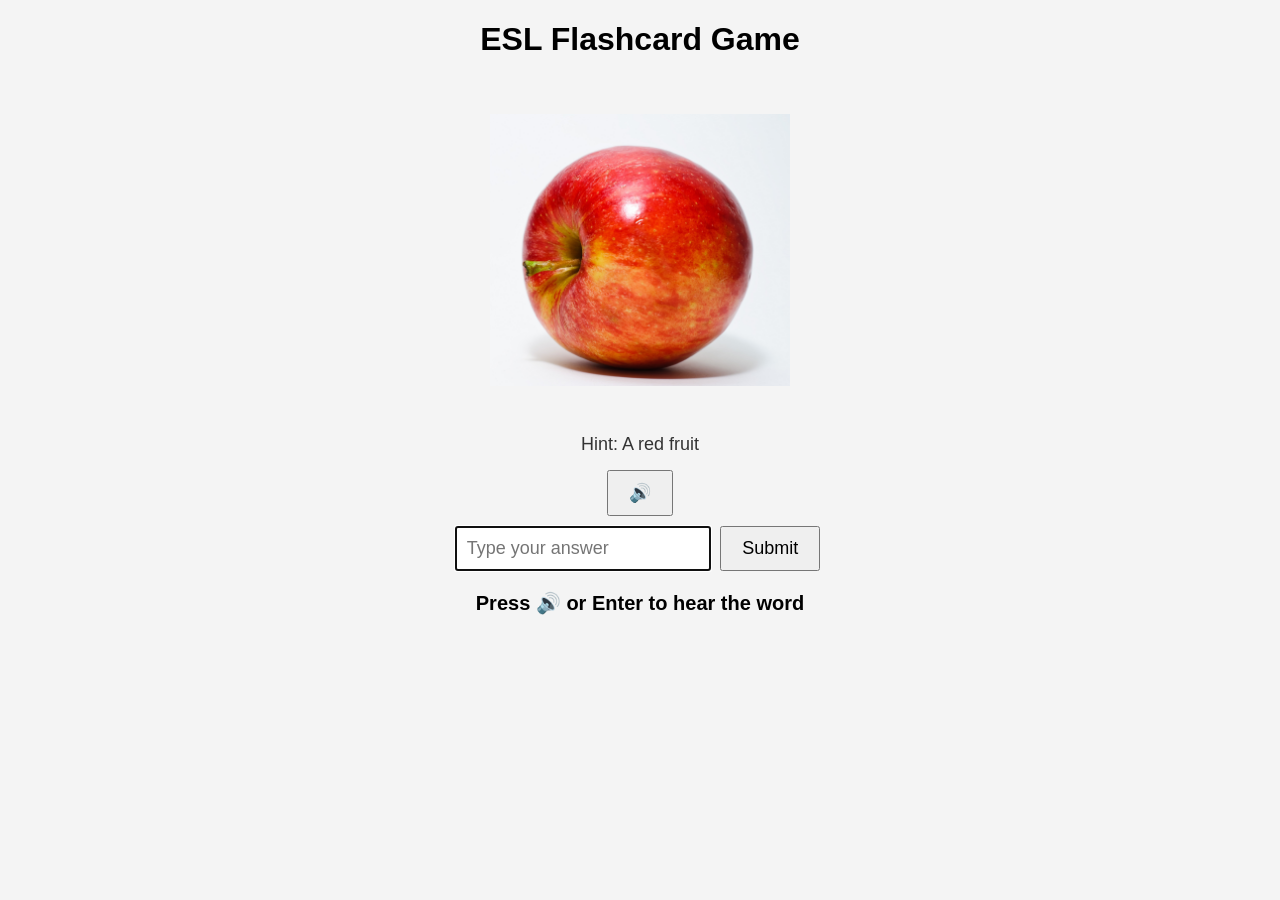
<file: ESL A to Z Game/index_V1.html>
<!DOCTYPE html>
<html>
<head>
    <title>ESL Flashcard Game</title>
    <style>
        body { font-family: Arial; text-align: center; background-color: #f4f4f4; }
        img { width: 300px; height: 300px; object-fit: contain; margin: 20px; }
        input { padding: 10px; font-size: 18px; }
        button { padding: 10px 20px; font-size: 18px; margin: 5px; cursor: pointer; }
        #message { font-size: 20px; margin-top: 15px; font-weight: bold; }
        #hint { font-size: 18px; margin: 10px 0; color: #333; }
        #endCard { display: none; font-size: 24px; margin-top: 30px; font-weight: bold; }
    </style>
</head>
<body>

<h1>ESL Flashcard Game</h1>

<div id="gameArea">
    <img id="flashcard" src="" alt="Flashcard"><br>
    <div id="hint"></div>
    <button id="speakBtn">🔊</button><br>
    <input type="text" id="answerInput" placeholder="Type your answer">
    <button id="submitBtn">Submit</button>
    <div id="message"></div>
</div>

<div id="endCard">
    <div id="finalScore"></div>
    <div>Thank you for playing!</div>
    <button id="restartBtn">Restart Game</button>
</div>

<script>
document.addEventListener("DOMContentLoaded", function() {

    const words = [
        { word: "apple", hint: "A red fruit" },
        { word: "ball", hint: "You bounce it" },
        { word: "cat", hint: "It says 'Meow'" },
        { word: "dog", hint: "It says 'Woof'" },
        { word: "elephant", hint: "Big gray animal" },
        { word: "fish", hint: "Swims in water" },
        { word: "guitar", hint: "Musical instrument" },
        { word: "hat", hint: "Worn on the head" },
        { word: "icecream", hint: "Cold sweet treat" },
        { word: "juice", hint: "You drink it" },
        { word: "kite", hint: "Flies in the sky" },
        { word: "lion", hint: "King of the jungle" },
        { word: "moon", hint: "Shines at night" },
        { word: "nest", hint: "Birds live here" },
        { word: "orange", hint: "Citrus fruit" },
        { word: "penguin", hint: "Waddles in cold" },
        { word: "queen", hint: "Royal lady" },
        { word: "rabbit", hint: "Hops around" },
        { word: "sun", hint: "Bright star in sky" },
        { word: "tree", hint: "Has leaves" },
        { word: "umbrella", hint: "Protects from rain" },
        { word: "violin", hint: "String instrument" },
        { word: "whale", hint: "Big sea animal" },
        { word: "xylophone", hint: "Musical toy" },
        { word: "yacht", hint: "Luxury boat" },
        { word: "zebra", hint: "Black and white stripes" }
    ];

    let currentIndex = 0;
    let currentWord = "";
    let attempts = 0;
    let score = 0;
    let waitingForNext = false;
    let firstCardSpoken = false;

    const img = document.getElementById("flashcard");
    const input = document.getElementById("answerInput");
    const button = document.getElementById("submitBtn");
    const speakBtn = document.getElementById("speakBtn");
    const message = document.getElementById("message");
    const hintDiv = document.getElementById("hint");
    const gameArea = document.getElementById("gameArea");
    const endCard = document.getElementById("endCard");
    const finalScore = document.getElementById("finalScore");
    const restartBtn = document.getElementById("restartBtn");

    function speak(word) {
        try {
            const utterance = new SpeechSynthesisUtterance(word);
            window.speechSynthesis.speak(utterance);
        } catch (e) {
            console.log("Speech blocked or unsupported");
        }
    }

    function loadWord() {
        if (currentIndex >= words.length) {
            // Game over
            gameArea.style.display = "none";
            endCard.style.display = "block";
            finalScore.textContent = `Your score: ${score} / ${words.length}`;
            return;
        }

        attempts = 0;
        waitingForNext = false;
        message.textContent = "";
        input.value = "";
        input.disabled = false;
        button.disabled = false;
        button.textContent = "Submit";
        input.focus();

        currentWord = words[currentIndex].word;
        img.src = "images/" + currentWord + ".jpg";
        hintDiv.textContent = "Hint: " + words[currentIndex].hint;

        if (firstCardSpoken) {
            // Subsequent cards auto-speak
            setTimeout(() => speak(currentWord), 100);
        } else {
            // First card waits for user gesture
            message.textContent = "Press 🔊 or Enter to hear the word";
        }
    }

    function checkAnswer() {
        if (!firstCardSpoken) firstCardSpoken = true;

        if (waitingForNext) {
            currentIndex++;
            loadWord();
            return;
        }

        const userAnswer = input.value.trim().toLowerCase();

        if (userAnswer === currentWord) {
            message.style.color = "green";
            message.textContent = "✅ Correct!";
            score++;
            speak(currentWord);
            waitingForNext = true;
            button.textContent = "Next ➔";
            input.disabled = true;
        } else {
            attempts++;
            if (attempts >= 3) {
                message.style.color = "red";
                message.innerHTML = `❌ Correct spelling: <b>${currentWord}</b>`;
                speak(currentWord);
                waitingForNext = true;
                button.textContent = "Next ➔";
                input.disabled = true;
            } else {
                message.style.color = "orange";
                message.textContent = `❌ Try again! (${attempts}/3)`;
            }
        }
    }

    button.addEventListener("click", checkAnswer);
    speakBtn.addEventListener("click", function() {
        if (!firstCardSpoken) firstCardSpoken = true;
        speak(currentWord);
    });

    restartBtn.addEventListener("click", function() {
        currentIndex = 0; 
        score = 0; 
        firstCardSpoken = false; 
        endCard.style.display = "none"; 
        gameArea.style.display = "block";
        input.value = "";
        input.disabled = false;
        button.disabled = false;
        button.textContent = "Submit";
        currentWord = words[currentIndex].word;
        img.src = "images/" + currentWord + ".jpg";
        hintDiv.textContent = "Hint: " + words[currentIndex].hint;
        message.textContent = "Press 🔊 or Enter to hear the word";
        input.focus();
    });

    // Global Enter key listener
    document.addEventListener("keypress", function(e) {
        if (e.key === "Enter") {
            if (endCard.style.display === "block") {
                restartBtn.click(); // ✅ Enter restarts at end
            } else {
                checkAnswer();
            }
        }
    });

    // Show first card immediately (speech waits for user gesture)
    currentWord = words[currentIndex].word;
    img.src = "images/" + currentWord + ".jpg";
    hintDiv.textContent = "Hint: " + words[currentIndex].hint;
    input.focus();
    message.textContent = "Press 🔊 or Enter to hear the word";

});
</script>

</body>
</html>
</file>
<file: Little Stars ZOOM Studio/styles.css>
/* ==========================================================================
   LITTLESTARS ZOOM TEACHER STUDIO - CORE DESIGN SYSTEM & STYLESHEET
   ========================================================================== */

:root {
    /* Color Palette */
    --primary-hue: 250;
    --bg-main: #f0f4f9;
    --bg-card: #ffffff;
    --text-color: #2c3e50;
    --text-muted: #6c757d;
    --border-color: #e2e8f0;
    
    /* Vibrant Accent Colors */
    --color-red: #ff5252;
    --color-orange: #ff793f;
    --color-amber: #ffb142;
    --color-yellow: #f1c40f;
    --color-green: #33d9b2;
    --color-teal: #2bcbba;
    --color-blue: #3498db;
    --color-indigo: #474787;
    --color-purple: #8e44ad;
    --color-pink: #ff5252;

    /* Theme Overrides (Default) */
    --top-nav-bg: linear-gradient(135deg, #6c5ce7, #a29bfe);
    --card-shadow: 0 10px 30px rgba(0, 0, 0, 0.08);
    --card-hover-shadow: 0 18px 40px rgba(108, 92, 231, 0.22);
    
    /* Fonts */
    --font-heading: 'Fredoka One', cursive, sans-serif;
    --font-body: 'Quicksand', sans-serif;

    /* Typography Scaler */
    --base-font-size: 16px;
    --title-size: 2.6rem;
    --stage-letter-size: 7.5rem;
    --btn-font-size: 1.05rem;
}

/* ================= THEMES ================= */
body.theme-highcontrast {
    --bg-main: #0f172a;
    --bg-card: #1e293b;
    --text-color: #ffffff;
    --text-muted: #94a3b8;
    --border-color: #334155;
    --top-nav-bg: #0f172a;
    --card-shadow: 0 10px 30px rgba(0, 0, 0, 0.5);
}

body.theme-ocean {
    --bg-main: #e0f2fe;
    --bg-card: #ffffff;
    --text-color: #0369a1;
    --text-muted: #0284c7;
    --top-nav-bg: linear-gradient(135deg, #0284c7, #38bdf8);
}

body.theme-pastel {
    --bg-main: #fdf2f8;
    --bg-card: #ffffff;
    --text-color: #831843;
    --text-muted: #9d174d;
    --top-nav-bg: linear-gradient(135deg, #f472b6, #fb7185);
}

/* Font Size Modifiers */
body.font-size-large {
    --base-font-size: 19px;
    --title-size: 3.4rem;
    --stage-letter-size: 13rem;
    --btn-font-size: 1.3rem;
}

body.font-size-xlarge {
    --base-font-size: 22px;
    --title-size: 4rem;
    --stage-letter-size: 16rem;
    --btn-font-size: 1.5rem;
}

/* Global Reset */
* {
    box-sizing: border-box;
    margin: 0;
    padding: 0;
    user-select: none;
}

html, body {
    width: 100%;
    height: 100%;
    font-family: var(--font-body);
    font-size: var(--base-font-size);
    background-color: var(--bg-main);
    color: var(--text-color);
    overflow-x: hidden;
    transition: background-color 0.3s ease, color 0.3s ease;
}

/* Confetti & Canvas Overlay */
#celebration-canvas {
    position: fixed;
    top: 0;
    left: 0;
    width: 100vw;
    height: 100vh;
    pointer-events: none;
    z-index: 9999;
}

/* Toast Container */
.toast-container {
    position: fixed;
    bottom: 20px;
    right: 20px;
    display: flex;
    flex-direction: column;
    gap: 10px;
    z-index: 9990;
    pointer-events: none;
}

.toast {
    background: #2d3436;
    color: #fff;
    padding: 12px 20px;
    border-radius: 12px;
    font-weight: 700;
    box-shadow: 0 8px 24px rgba(0,0,0,0.2);
    animation: toastIn 0.3s ease forward;
}

@keyframes toastIn {
    from { opacity: 0; transform: translateY(20px); }
    to { opacity: 1; transform: translateY(0); }
}

/* Main Container Layout */
.app-container {
    display: flex;
    flex-direction: column;
    min-height: 100vh;
}

/* ================= TOP NAVIGATION BAR ================= */
.top-nav {
    display: flex;
    align-items: center;
    justify-content: space-between;
    padding: 12px 24px;
    background: var(--top-nav-bg);
    color: #ffffff;
    box-shadow: 0 4px 20px rgba(0, 0, 0, 0.12);
    z-index: 100;
}

.brand {
    display: flex;
    align-items: center;
    gap: 10px;
    cursor: pointer;
}

.brand-icon {
    font-size: 2.2rem;
    animation: bounceSlow 2s infinite ease-in-out;
}

.brand-name {
    font-family: var(--font-heading);
    font-size: 1.9rem;
    letter-spacing: 1px;
}

.brand-badge {
    background: rgba(255, 255, 255, 0.25);
    padding: 4px 10px;
    border-radius: 20px;
    font-size: 0.8rem;
    font-weight: 700;
    text-transform: uppercase;
}

/* Active Session Student Badge in LittleStars Banner */
.nav-active-student {
    display: flex;
    align-items: center;
    gap: 6px;
    background: #ffeaa7;
    color: #2d3436;
    padding: 4px 12px;
    border-radius: 20px;
    font-family: var(--font-heading);
    font-size: 1rem;
    margin-left: 10px;
    box-shadow: 0 4px 10px rgba(0,0,0,0.15);
    border: 2px solid #fdcb6e;
    animation: fadeIn 0.3s ease;
}

.nav-student-avatar {
    font-size: 1.2rem;
}

.nav-student-name {
    font-weight: 700;
}

/* Active Lesson HUD */
.active-lesson-hud {
    display: flex;
    align-items: center;
    gap: 16px;
    background: rgba(0, 0, 0, 0.3);
    padding: 6px 16px;
    border-radius: 30px;
    border: 2px solid rgba(255, 255, 255, 0.4);
}

.hud-item {
    display: flex;
    align-items: center;
    gap: 6px;
    font-size: 0.95rem;
}

.hud-label {
    opacity: 0.85;
}

.hud-val {
    font-weight: 700;
    color: #ffeaa7;
}

.hud-timer {
    font-family: monospace;
    font-weight: 700;
    font-size: 1.2rem;
    background: #000;
    padding: 2px 8px;
    border-radius: 6px;
    color: #55efc4;
}

.nav-controls {
    display: flex;
    align-items: center;
    gap: 10px;
}

/* ================= BUTTONS ================= */
.btn {
    font-family: var(--font-body);
    font-weight: 700;
    font-size: var(--btn-font-size);
    border: none;
    border-radius: 16px;
    padding: 12px 24px;
    cursor: pointer;
    transition: all 0.2s cubic-bezier(0.175, 0.885, 0.32, 1.275);
    display: inline-flex;
    align-items: center;
    justify-content: center;
    gap: 8px;
    box-shadow: 0 6px 16px rgba(0, 0, 0, 0.1);
    outline: none;
}

.btn:hover {
    transform: translateY(-3px) scale(1.03);
    box-shadow: 0 10px 22px rgba(0, 0, 0, 0.18);
}

.btn:active {
    transform: translateY(1px) scale(0.98);
}

/* Button Variants */
.btn-primary { background: #0984e3; color: #fff; }
.btn-accent { background: #fd79a8; color: #fff; }
.btn-purple { background: #6c5ce7; color: #fff; }
.btn-teal { background: #00cec9; color: #fff; }
.btn-green { background: #00b894; color: #fff; }
.btn-amber { background: #fdcb6e; color: #2d3436; }
.btn-orange { background: #e17055; color: #fff; }
.btn-pink { background: #e84393; color: #fff; }
.btn-blue { background: #74b9ff; color: #2d3436; }
.btn-red { background: #d63031; color: #fff; }
.btn-gray { background: #636e72; color: #fff; }
.btn-gold { background: linear-gradient(135deg, #f1c40f, #e67e22); color: #fff; }

.btn-nav {
    padding: 8px 16px;
    font-size: 0.95rem;
    border-radius: 12px;
    white-space: nowrap;
    flex-shrink: 0;
}

.btn-sm { padding: 6px 14px; font-size: 0.9rem; border-radius: 10px; }
.btn-xs { padding: 4px 8px; font-size: 0.8rem; border-radius: 8px; }
.btn-lg { padding: 16px 32px; font-size: 1.4rem; border-radius: 20px; }
.btn-ctrl { min-width: 120px; padding: 10px 20px; font-size: 1.05rem; }
.btn-block { width: 100%; }

.btn-back {
    background: var(--bg-card);
    color: var(--text-color);
    border: 2px solid var(--border-color);
}

/* ================= VIEW CONTAINER & SECTIONS ================= */
.view-container {
    flex: 1;
    padding: 14px 20px;
    max-width: 1400px;
    width: 100%;
    margin: 0 auto;
}

.view-section {
    display: flex;
    flex-direction: column;
    gap: 14px;
    width: 100%;
    animation: fadeIn 0.4s ease;
}

.hidden {
    display: none !important;
}

@keyframes fadeIn {
    from { opacity: 0; transform: translateY(10px); }
    to { opacity: 1; transform: translateY(0); }
}

/* Section Header */
.section-header {
    display: flex;
    align-items: center;
    justify-content: space-between;
    background: var(--bg-card);
    padding: 10px 20px;
    border-radius: 16px;
    box-shadow: var(--card-shadow);
}

.section-header h2 {
    font-family: var(--font-heading);
    font-size: 1.5rem;
    color: var(--text-color);
}

.header-actions {
    display: flex;
    gap: 10px;
}

/* ================= HOME MENU GRID ================= */
.home-hero {
    text-align: center;
    margin-bottom: 10px;
}

.hero-title {
    font-family: var(--font-heading);
    font-size: var(--title-size);
    color: var(--text-color);
    margin-bottom: 6px;
    text-shadow: 2px 2px 0px rgba(0,0,0,0.05);
}

.hero-subtitle {
    font-size: 1.25rem;
    color: var(--text-muted);
    font-weight: 700;
}

.home-grid {
    display: grid;
    grid-template-columns: repeat(auto-fit, minmax(280px, 1fr));
    gap: 24px;
}

.menu-card {
    background: var(--bg-card);
    border-radius: 24px;
    padding: 30px 24px;
    text-align: center;
    box-shadow: var(--card-shadow);
    transition: all 0.3s cubic-bezier(0.175, 0.885, 0.32, 1.275);
    display: flex;
    flex-direction: column;
    align-items: center;
    justify-content: space-between;
    border: 3px solid transparent;
    cursor: pointer;
}

.menu-card:hover {
    transform: translateY(-8px) scale(1.02);
    box-shadow: var(--card-hover-shadow);
}

.card-icon {
    font-size: 4rem;
    margin-bottom: 12px;
    animation: floatAnim 3s infinite ease-in-out;
}

.menu-card h2 {
    font-family: var(--font-heading);
    font-size: 1.6rem;
    margin-bottom: 8px;
}

.menu-card p {
    color: var(--text-muted);
    font-size: 0.95rem;
    margin-bottom: 20px;
    line-height: 1.4;
}

/* Menu Card Specific Border Accents */
.card-alphabet { border-color: #74b9ff; }
.card-phonics { border-color: #a29bfe; }
.card-colours { border-color: #ff7675; }
.card-numbers { border-color: #fdcb6e; }
.card-shapes { border-color: #55efc4; }
.card-words { border-color: #ffeaa7; }
.card-quiz { border-color: #fd79a8; }
.card-teacher { border-color: #00cec9; }

.btn-card {
    background: #2d3436;
    color: #fff;
    width: 100%;
}

/* ================= DISPLAY STAGE CARDS (ALPHABET/PHONICS/WORDS ETC) ================= */
.card-stage {
    background: var(--bg-card);
    border-radius: 24px;
    padding: 20px 24px;
    box-shadow: var(--card-shadow);
    display: flex;
    flex-direction: column;
    align-items: center;
    justify-content: center;
    min-height: 320px;
    max-height: 380px;
    position: relative;
    overflow: hidden;
}

.letter-display-wrapper {
    display: flex;
    align-items: center;
    gap: 20px;
    margin-bottom: 4px;
}

.letter-big {
    font-family: var(--font-heading);
    font-size: var(--stage-letter-size);
    line-height: 1;
    color: var(--color-purple);
    text-shadow: 4px 6px 0px rgba(0,0,0,0.08);
}

.lower-case {
    color: var(--color-pink);
}

.stage-illustration {
    width: 170px;
    height: 170px;
    display: flex;
    align-items: center;
    justify-content: center;
    margin: 4px 0;
}

.stage-illustration svg {
    width: 100%;
    height: 100%;
    filter: drop-shadow(0 8px 16px rgba(0,0,0,0.12));
}

.word-label {
    font-family: var(--font-heading);
    font-size: 2.5rem;
    color: var(--text-color);
    letter-spacing: 2px;
}

.phonics-badge {
    background: var(--color-amber);
    color: #000;
    font-weight: 700;
    font-size: 1.1rem;
    padding: 4px 16px;
    border-radius: 30px;
    margin-bottom: 6px;
}

.phonics-phrase {
    font-family: var(--font-heading);
    font-size: 1.8rem;
    color: var(--color-teal);
}

.stage-controls {
    display: flex;
    justify-content: center;
    gap: 14px;
    margin-top: 12px;
}

/* ================= COLOURS STAGE ================= */
.stage-illustration-large {
    width: 190px;
    height: 190px;
    margin: 0;
}

.colour-title {
    font-family: var(--font-heading);
    font-size: 2.5rem;
    margin-top: 8px;
}

.colour-palette-selector {
    display: flex;
    justify-content: center;
    gap: 12px;
    flex-wrap: wrap;
    background: var(--bg-card);
    padding: 10px 16px;
    border-radius: 20px;
    box-shadow: var(--card-shadow);
    margin-top: 10px;
}

.colour-bubble {
    width: 38px;
    height: 38px;
    border-radius: 50%;
    cursor: pointer;
    border: 3px solid #fff;
    box-shadow: 0 4px 8px rgba(0,0,0,0.15);
    transition: transform 0.2s ease;
}

.colour-bubble:hover {
    transform: scale(1.2);
}

/* ================= NUMBERS & COUNTING ================= */
.number-giant-badge {
    font-family: var(--font-heading);
    font-size: 5rem;
    color: var(--color-blue);
    line-height: 1;
}

.number-word-label {
    font-family: var(--font-heading);
    font-size: 1.8rem;
    color: var(--text-muted);
    margin-bottom: 10px;
}

.interactive-counting-area {
    display: flex;
    flex-wrap: wrap;
    align-items: center;
    justify-content: center;
    gap: 12px;
    max-width: 600px;
    min-height: 110px;
    max-height: 140px;
    background: rgba(0,0,0,0.02);
    padding: 12px;
    border-radius: 20px;
    border: 2px dashed var(--border-color);
}

.count-object-item {
    width: 46px;
    height: 46px;
    cursor: pointer;
    transition: transform 0.2s ease;
}

.count-object-item:hover {
    transform: scale(1.2);
}

.count-object-item.counted {
    animation: popCount 0.4s cubic-bezier(0.175, 0.885, 0.32, 1.275);
}

@keyframes popCount {
    0% { transform: scale(1); }
    50% { transform: scale(1.4) rotate(15deg); }
    100% { transform: scale(1); }
}

.counting-instruction {
    font-weight: 700;
    font-size: 0.95rem;
    color: var(--text-muted);
    margin-top: 6px;
}

/* ================= SHAPES ================= */
.shape-title {
    font-family: var(--font-heading);
    font-size: 2.5rem;
    margin-top: 6px;
}

.shape-desc {
    font-size: 1.1rem;
    font-weight: 700;
    color: var(--text-muted);
}

/* ================= SIMPLE WORDS ================= */
.word-card-title {
    font-family: var(--font-heading);
    font-size: 2.8rem;
    color: var(--text-color);
}

.phonics-sound-tag {
    font-size: 1.3rem;
    font-weight: 700;
    color: var(--color-purple);
    letter-spacing: 3px;
}

/* ================= QUIZ MODE ================= */
.quiz-score-badge {
    background: var(--color-amber);
    color: #000;
    font-family: var(--font-heading);
    font-size: 1.3rem;
    padding: 8px 20px;
    border-radius: 20px;
    border: none;
    white-space: nowrap;
    display: inline-flex;
    align-items: center;
    gap: 6px;
    flex-shrink: 0;
}

.quiz-score-badge.clickable-badge {
    cursor: pointer;
    transition: all 0.2s ease;
}

.quiz-score-badge.clickable-badge:hover {
    transform: scale(1.05);
    background: #ffb142;
    box-shadow: 0 4px 12px rgba(0,0,0,0.15);
}

.quiz-score-badge.clickable-badge:active {
    transform: scale(0.96);
}

.part-indicator-badge {
    background: #55efc4;
    color: #2d3436;
    font-family: var(--font-heading);
    font-size: 1.2rem;
    padding: 8px 20px;
    border-radius: 20px;
}

.quiz-prompt-title {
    font-family: var(--font-heading);
    font-size: 2.2rem;
    color: var(--text-color);
    text-align: center;
}

.quiz-menu-grid {
    display: grid;
    grid-template-columns: repeat(auto-fit, minmax(260px, 1fr));
    gap: 20px;
}

.quiz-card {
    background: var(--bg-card);
    padding: 24px;
    border-radius: 24px;
    text-align: center;
    box-shadow: var(--card-shadow);
    cursor: pointer;
    transition: all 0.3s ease;
    border: 3px solid transparent;
}

.quiz-card:hover {
    transform: translateY(-6px);
    border-color: var(--color-purple);
    box-shadow: var(--card-hover-shadow);
}

.q-icon { font-size: 3.2rem; margin-bottom: 8px; }
.quiz-card h3 { font-family: var(--font-heading); font-size: 1.4rem; margin-bottom: 6px; }
.quiz-card p { color: var(--text-muted); font-size: 0.9rem; }

.quiz-game-area {
    background: var(--bg-card);
    padding: 30px;
    border-radius: 32px;
    box-shadow: var(--card-shadow);
    display: flex;
    flex-direction: column;
    gap: 24px;
}

.quiz-top-bar {
    display: flex;
    align-items: center;
    justify-content: space-between;
}

.quiz-question-box {
    text-align: center;
    background: rgba(0,0,0,0.03);
    padding: 24px;
    border-radius: 24px;
}

.quiz-question-box h2 {
    font-family: var(--font-heading);
    font-size: 2.2rem;
}

.quiz-question-visual {
    margin-top: 16px;
    display: flex;
    justify-content: center;
}

.quiz-options-grid {
    display: flex;
    flex-direction: row;
    align-items: stretch;
    justify-content: center;
    gap: 16px;
    width: 100%;
    max-width: 900px;
    margin: 24px auto 0 auto;
    flex-wrap: nowrap; /* Forces all cards on the exact same horizontal viewing plane! */
}

.quiz-option-btn {
    flex: 1 1 0;
    min-width: 0;
    background: var(--bg-card);
    border: 4px solid var(--border-color);
    border-radius: 20px;
    padding: 16px 10px;
    font-family: var(--font-heading);
    font-size: 2rem;
    cursor: pointer;
    transition: all 0.2s ease;
    display: flex;
    flex-direction: column;
    align-items: center;
    justify-content: center;
    min-height: 120px;
    box-shadow: 0 6px 16px rgba(0,0,0,0.06);
}

.quiz-option-btn:hover {
    transform: scale(1.05);
    border-color: var(--color-blue);
}

.quiz-option-btn.correct {
    background: #55efc4 !important;
    border-color: #00b894 !important;
    color: #fff;
    animation: pulseWin 0.5s ease;
}

.quiz-option-btn.wrong {
    background: #ff7675 !important;
    border-color: #d63031 !important;
    color: #fff;
    animation: shakeWrong 0.4s ease;
}

@keyframes pulseWin {
    0% { transform: scale(1); }
    50% { transform: scale(1.15); }
    100% { transform: scale(1); }
}

@keyframes shakeWrong {
    0%, 100% { transform: translateX(0); }
    20%, 60% { transform: translateX(-10px); }
    40%, 80% { transform: translateX(10px); }
}

/* Memory Game Grid in Options Container */
.quiz-options-grid.memory-grid-layout {
    display: grid !important;
    grid-template-columns: repeat(4, 1fr) !important;
    gap: 12px !important;
    max-width: 680px !important;
    margin: 16px auto 0 auto !important;
}

.memory-card {
    height: 95px;
    background: var(--color-purple);
    border-radius: 16px;
    cursor: pointer;
    display: flex;
    align-items: center;
    justify-content: center;
    font-size: 2.2rem;
    color: #fff;
    transition: all 0.3s cubic-bezier(0.175, 0.885, 0.32, 1.275);
    box-shadow: 0 6px 14px rgba(0,0,0,0.12);
}

.memory-card.flipped {
    background: #fff;
    border: 4px solid var(--color-purple);
    transform: scale(1.03);
}

/* ================= TEACHER ZOOM STAGE ================= */
.teacher-stage-layout {
    display: grid;
    grid-template-columns: 1fr 340px;
    gap: 16px;
}

.teacher-main-card {
    min-height: 360px;
    max-height: 420px;
    padding: 20px;
    justify-content: space-between;
}

.teacher-stage-badge {
    background: var(--color-purple);
    color: #fff;
    font-weight: 700;
    padding: 4px 16px;
    border-radius: 20px;
    font-size: 0.95rem;
}

.teacher-stage-display {
    font-family: var(--font-heading);
    font-size: 4.2rem;
    text-align: center;
}

.placeholder-text {
    font-size: 1.25rem;
    color: var(--text-muted);
    font-family: var(--font-body);
}

.teacher-answer-box {
    background: #ffeaa7;
    padding: 8px 24px;
    border-radius: 20px;
    font-size: 1.3rem;
    color: #2d3436;
}

.teacher-controls-sidebar {
    display: flex;
    flex-direction: column;
    gap: 10px;
}

.sidebar-box {
    background: var(--bg-card);
    padding: 10px 14px;
    border-radius: 16px;
    box-shadow: var(--card-shadow);
}

.sidebar-box h3 {
    font-size: 1rem;
    margin-bottom: 12px;
    color: var(--text-muted);
}

.btn-grid-2 { display: grid; grid-template-columns: 1fr 1fr; gap: 8px; }
.btn-grid-4 { display: grid; grid-template-columns: repeat(4, 1fr); gap: 6px; }

.timer-display-giant {
    font-family: monospace;
    font-size: 2.8rem;
    font-weight: 700;
    text-align: center;
    background: #000;
    color: #55efc4;
    padding: 10px;
    border-radius: 12px;
    margin-bottom: 10px;
}

.margin-top-xs { margin-top: 6px; }
.margin-top-sm { margin-top: 12px; }

/* ================= SENIOR TEACHER ZOOM STAGE ================= */
#view-teacher-senior {
    gap: 8px;
}

#view-teacher-senior .section-header {
    padding: 6px 16px;
    margin-bottom: 0;
    border-radius: 14px;
}

#view-teacher-senior .section-header h2 {
    font-size: 1.22rem;
}

.senior-stage-layout {
    display: grid;
    grid-template-columns: 1fr 290px;
    gap: 14px;
    margin-top: 2px;
    align-items: start;
}

.senior-stage-card {
    background: var(--bg-card);
    border: 2px solid var(--border-color);
    border-radius: 20px;
    padding: 14px 20px;
    box-shadow: var(--card-shadow);
    display: flex;
    flex-direction: column;
    justify-content: flex-start;
    min-height: auto;
    position: relative;
    transition: all 0.3s ease;
}

.senior-stage-header-badges {
    display: flex;
    align-items: center;
    justify-content: center;
    margin-bottom: 6px;
}

.senior-stage-badge {
    background: linear-gradient(135deg, #6c5ce7, #a29bfe);
    color: #ffffff;
    font-family: var(--font-heading);
    font-size: 0.9rem;
    padding: 3px 14px;
    border-radius: 14px;
    letter-spacing: 0.5px;
    box-shadow: 0 2px 8px rgba(108, 92, 231, 0.2);
}

.senior-cefr-badge {
    background: #00cec9;
    color: #2d3436;
    font-family: var(--font-heading);
    font-size: 0.85rem;
    padding: 3px 12px;
    border-radius: 14px;
    font-weight: 700;
}

.senior-stage-center-box {
    display: flex;
    flex-direction: column;
    align-items: center;
    justify-content: center;
    text-align: center;
    padding: 6px 10px;
}

.senior-stage-visual {
    font-size: 3.2rem;
    line-height: 1;
    margin-bottom: 6px;
    filter: drop-shadow(0 4px 10px rgba(0,0,0,0.1));
    animation: floatSlow 3s ease-in-out infinite;
}

.senior-stage-prompt {
    font-family: var(--font-heading);
    font-size: 1.45rem;
    line-height: 1.3;
    color: var(--text-color);
    max-width: 680px;
    margin: 0 auto 4px;
}

/* 1 Finger vs 2 Fingers Gesture Pill Buttons */
.senior-gesture-options {
    display: grid;
    grid-template-columns: 1fr 1fr;
    gap: 12px;
    margin: 10px 0 4px;
}

.senior-gesture-pill {
    display: flex;
    align-items: center;
    justify-content: center;
    gap: 10px;
    background: #f8fafc;
    border: 2.5px solid #cbd5e1;
    border-radius: 16px;
    padding: 10px 16px;
    font-family: var(--font-heading);
    font-size: 1.15rem;
    color: #1e293b;
    cursor: pointer;
    transition: all 0.25s cubic-bezier(0.175, 0.885, 0.32, 1.275);
    box-shadow: 0 3px 10px rgba(0,0,0,0.05);
}

.senior-gesture-pill:hover {
    transform: translateY(-2px);
    border-color: #6c5ce7;
    background: #f1f0ff;
    box-shadow: 0 8px 24px rgba(108, 92, 231, 0.2);
}

.senior-gesture-pill .gesture-icon {
    font-size: 2rem;
    line-height: 1;
}

.senior-gesture-pill.selected {
    border-color: #0984e3;
    background: #e8f4fd;
    box-shadow: 0 0 0 3px rgba(9, 132, 227, 0.25);
}

.senior-gesture-pill.winner {
    border-color: #00b894 !important;
    background: #e6fffa !important;
    color: #00875a !important;
    box-shadow: 0 0 0 4px rgba(0, 184, 148, 0.35) !important;
    transform: scale(1.02);
}

.senior-gesture-pill.incorrect-guess {
    border-color: #ef4444 !important;
    background: #fef2f2 !important;
    color: #b91c1c !important;
    box-shadow: 0 0 0 4px rgba(239, 68, 68, 0.35) !important;
    animation: gentleWobble 0.4s ease-in-out;
}

@keyframes gentleWobble {
    0%, 100% { transform: translateX(0); }
    20% { transform: translateX(-6px); }
    40% { transform: translateX(5px); }
    60% { transform: translateX(-4px); }
    80% { transform: translateX(2px); }
}

.senior-gesture-pill.loser {
    opacity: 0.45;
    transform: scale(0.98);
}

.senior-filled-step {
    color: #00875a;
    background: #e6fffa;
    border: 2px solid #86efac;
    padding: 2px 10px;
    border-radius: 8px;
    font-weight: 800;
    display: inline-block;
    animation: popCount 0.3s ease;
}

.senior-active-blank {
    display: inline-block;
    min-width: 68px;
    padding: 2px 12px;
    border: 2px dashed #6c5ce7;
    background: #f1f0ff;
    border-radius: 8px;
    color: #6c5ce7;
    font-weight: 800;
    line-height: 1.2;
    vertical-align: middle;
}

.senior-locked-blank {
    display: inline-block;
    min-width: 44px;
    padding: 2px 10px;
    border: 2px solid #cbd5e1;
    background: #f8fafc;
    border-radius: 8px;
    color: #94a3b8;
    font-weight: 800;
    line-height: 1.2;
    vertical-align: middle;
}

/* Answer Reveal Box */
.senior-stage-answer-box {
    background: linear-gradient(135deg, #dcfce7, #d1fae5);
    border: 2px solid #86efac;
    border-radius: 14px;
    padding: 8px 16px;
    margin-top: 8px;
    animation: fadeIn 0.3s ease;
}

.senior-stage-answer-header {
    display: flex;
    align-items: center;
    gap: 8px;
    margin-bottom: 2px;
}

.answer-badge {
    font-family: var(--font-heading);
    font-size: 1.1rem;
    color: #166534;
}

.senior-stage-explanation {
    font-family: var(--font-body);
    font-size: 0.95rem;
    color: #15803d;
    margin: 0;
    line-height: 1.3;
}

/* Senior Sidebar */
.senior-stage-sidebar {
    display: flex;
    flex-direction: column;
    gap: 8px;
}

.senior-stage-sidebar .sidebar-box {
    padding: 8px 12px;
    border-radius: 14px;
}

.senior-stage-sidebar .sidebar-box h3 {
    font-size: 0.82rem;
    margin-bottom: 6px;
    text-transform: uppercase;
    letter-spacing: 0.5px;
}

.senior-btn-grid {
    display: grid;
    grid-template-columns: 1fr 1fr;
    gap: 6px;
}

.senior-btn-grid .btn {
    padding: 6px 6px;
    font-size: 0.8rem;
    border-radius: 8px;
}

.senior-btn-grid button.active {
    box-shadow: 0 0 0 3px #0f172a, 0 4px 14px rgba(15, 23, 42, 0.3) !important;
    transform: scale(1.03);
    font-weight: 800;
    position: relative;
    z-index: 2;
}

.senior-stage-sidebar .btn-stack {
    display: grid;
    grid-template-columns: 1fr 1fr;
    gap: 6px;
}

.senior-stage-sidebar .btn-stack .btn {
    padding: 7px 8px;
    font-size: 0.82rem;
    border-radius: 8px;
}

.senior-timer-display {
    font-family: var(--font-heading);
    font-size: 1.6rem;
    text-align: center;
    color: var(--color-purple);
    background: rgba(108, 92, 231, 0.08);
    border-radius: 8px;
    padding: 2px 6px;
    margin-bottom: 6px;
    transition: all 0.3s ease;
}

.senior-stage-sidebar .btn-grid-4 {
    display: grid;
    grid-template-columns: repeat(4, 1fr);
    gap: 4px;
}

.senior-stage-sidebar .btn-grid-4 .btn {
    padding: 4px 4px;
    font-size: 0.78rem;
    border-radius: 6px;
}

.senior-timer-display.timer-warning {
    color: #e67e22;
    background: rgba(230, 126, 34, 0.12);
}

.senior-timer-display.timer-urgent {
    color: #d63031;
    background: rgba(214, 48, 49, 0.15);
    animation: pulseSlow 0.6s infinite alternate;
}

@keyframes floatSlow {
    0%, 100% { transform: translateY(0); }
    50% { transform: translateY(-4px); }
}

@media (max-width: 900px) {
    .senior-stage-layout {
        grid-template-columns: 1fr;
    }
}

/* ================= MODALS ================= */
.modal-overlay {
    position: fixed;
    top: 0;
    left: 0;
    width: 100vw;
    height: 100vh;
    background: rgba(0, 0, 0, 0.6);
    backdrop-filter: blur(6px);
    display: flex;
    align-items: center;
    justify-content: center;
    z-index: 9000;
    animation: fadeIn 0.2s ease;
}

.modal-overlay.hidden { display: none !important; }

.modal-card {
    background: var(--bg-card);
    border-radius: 28px;
    box-shadow: 0 20px 60px rgba(0,0,0,0.3);
    max-height: 90vh;
    display: flex;
    flex-direction: column;
    overflow: hidden;
}

.modal-md { width: 550px; }
.modal-lg { width: 800px; }
.modal-xl { width: 1100px; }
#modal-scoreboard .modal-card { width: min(960px, 96vw); }

.modal-header {
    display: flex;
    align-items: center;
    justify-content: space-between;
    padding: 20px 28px;
    background: rgba(0,0,0,0.03);
    border-bottom: 2px solid var(--border-color);
}

.modal-header h2 { font-family: var(--font-heading); font-size: 1.6rem; }

.btn-close-modal {
    background: none;
    border: none;
    font-size: 1.5rem;
    cursor: pointer;
    color: var(--text-muted);
}

.modal-body {
    padding: 24px 28px;
    overflow-y: auto;
}

/* SCOREBOARD MODAL */
.add-student-form {
    display: flex;
    gap: 12px;
    margin-bottom: 20px;
}

.add-student-form input {
    flex: 1;
    padding: 12px 20px;
    border-radius: 14px;
    border: 2px solid var(--border-color);
    font-family: var(--font-body);
    font-size: 1.1rem;
    outline: none;
}

.select-gender {
    padding: 12px 16px;
    border-radius: 14px;
    border: 2px solid var(--border-color);
    font-family: var(--font-body);
    font-size: 1.1rem;
    outline: none;
    background: #ffffff;
    cursor: pointer;
}

.scoreboard-list-grid {
    display: flex;
    flex-direction: column;
    gap: 12px;
    max-height: 420px;
    overflow-y: auto;
    overflow-x: auto;
    margin-bottom: 20px;
    padding-right: 4px;
}

.student-card {
    display: flex;
    align-items: center;
    justify-content: space-between;
    flex-wrap: nowrap;
    gap: 16px;
    background: rgba(0,0,0,0.02);
    padding: 12px 18px;
    border-radius: 16px;
    border: 2px solid var(--border-color);
    transition: all 0.2s ease;
    min-width: 0;
}

.student-card.active-selected {
    background: #fff9db;
    border-color: #f1c40f;
    box-shadow: 0 4px 12px rgba(241, 196, 15, 0.3);
}

.student-info {
    display: flex;
    align-items: center;
    gap: 12px;
    flex-shrink: 1;
    min-width: 0;
    white-space: nowrap;
}

.student-rank {
    font-family: var(--font-heading);
    font-size: 1.4rem;
    color: var(--color-purple);
    flex-shrink: 0;
}

.student-avatar-small { font-size: 1.6rem; }

.student-name {
    font-weight: 700;
    font-size: 1.15rem;
    white-space: nowrap;
    overflow: hidden;
    text-overflow: ellipsis;
    max-width: 200px;
}

.student-score-controls {
    display: flex;
    align-items: center;
    gap: 8px;
    flex-shrink: 0;
    white-space: nowrap;
}

.student-score-controls .btn {
    white-space: nowrap;
    flex-shrink: 0;
}

.score-display {
    font-family: var(--font-heading);
    font-size: 1.35rem;
    color: var(--color-amber);
    white-space: nowrap;
    min-width: 100px;
    display: inline-flex;
    align-items: center;
    justify-content: center;
    gap: 5px;
    text-align: center;
    flex-shrink: 0;
    padding: 3px 10px;
    background: rgba(241, 196, 15, 0.12);
    border-radius: 10px;
    border: 1.5px solid rgba(241, 196, 15, 0.35);
}

.scoreboard-actions {
    display: flex;
    justify-content: space-between;
    align-items: center;
}

/* PLANNER MODAL */
.planner-layout {
    display: grid;
    grid-template-columns: 280px 1fr;
    gap: 24px;
    min-height: 500px;
}

.planner-sidebar {
    border-right: 2px solid var(--border-color);
    padding-right: 20px;
    display: flex;
    flex-direction: column;
    gap: 16px;
}

.saved-plans-list {
    flex: 1;
    display: flex;
    flex-direction: column;
    gap: 8px;
    overflow-y: auto;
}

.plan-item-btn {
    background: rgba(0,0,0,0.03);
    border: 2px solid var(--border-color);
    padding: 12px;
    border-radius: 12px;
    text-align: left;
    cursor: pointer;
    font-weight: 700;
}

.plan-item-btn.active {
    background: var(--color-purple);
    color: #fff;
    border-color: var(--color-purple);
}

.planner-editor {
    display: flex;
    flex-direction: column;
    gap: 16px;
}

.editor-header {
    display: flex;
    align-items: center;
    justify-content: space-between;
    gap: 16px;
}

.plan-title-input {
    font-family: var(--font-heading);
    font-size: 1.5rem;
    padding: 8px 14px;
    border-radius: 12px;
    border: 2px solid var(--border-color);
    flex: 1;
}

.editor-btns { display: flex; gap: 8px; }

.activities-list {
    display: flex;
    flex-direction: column;
    gap: 10px;
    max-height: 340px;
    overflow-y: auto;
}

.activity-row {
    display: flex;
    align-items: center;
    gap: 10px;
    background: rgba(0,0,0,0.02);
    padding: 10px 14px;
    border-radius: 12px;
    border: 1px solid var(--border-color);
}

.activity-row input {
    padding: 6px 10px;
    border-radius: 8px;
    border: 1px solid var(--border-color);
}

.act-name { flex: 2; font-weight: 700; }
.act-dur { width: 80px; }
.act-obj { flex: 2; }

/* SETTINGS MODAL */
.settings-body {
    display: flex;
    flex-direction: column;
    gap: 20px;
}

.settings-group {
    background: rgba(0,0,0,0.02);
    padding: 16px;
    border-radius: 16px;
}

.settings-group h3 { font-size: 1.1rem; margin-bottom: 12px; color: var(--color-purple); }

.setting-row {
    display: flex;
    align-items: center;
    justify-content: space-between;
    margin-bottom: 12px;
}

.setting-row label { font-weight: 700; }
.setting-row select, .setting-row input[type="range"] {
    padding: 6px 12px;
    border-radius: 8px;
    border: 1px solid var(--border-color);
    font-family: var(--font-body);
}

/* WINNER CELEBRATION MODAL */
.winner-popup-card {
    background: var(--bg-card);
    padding: 40px;
    border-radius: 36px;
    text-align: center;
    box-shadow: 0 20px 80px rgba(0,0,0,0.4);
    animation: winnerPop 0.6s cubic-bezier(0.175, 0.885, 0.32, 1.275);
    max-width: 500px;
    width: 90%;
}

@keyframes winnerPop {
    0% { transform: scale(0.3) rotate(-10deg); opacity: 0; }
    100% { transform: scale(1) rotate(0deg); opacity: 1; }
}

.trophy-bounce {
    font-size: 6rem;
    animation: bounceSlow 1.5s infinite;
}

.winner-title {
    font-family: var(--font-heading);
    font-size: 2.2rem;
    color: var(--color-amber);
    margin-top: 10px;
}

.winner-name-text {
    font-family: var(--font-heading);
    font-size: 3.5rem;
    color: var(--color-purple);
}

.winner-stars-display {
    font-size: 2.5rem;
    margin: 12px 0;
}

.winner-subtitle {
    font-size: 1.2rem;
    color: var(--text-muted);
    margin-bottom: 24px;
    font-weight: 700;
}

@keyframes floatAnim {
    0%, 100% { transform: translateY(0); }
    50% { transform: translateY(-8px); }
}

/* ================= LAPTOP & COMPACT VIEWPORT OPTIMIZATIONS ================= */
@media (max-height: 850px) {
    :root {
        --stage-letter-size: 6.5rem;
    }

    .view-container {
        padding: 10px 16px;
    }

    .view-section {
        gap: 10px;
    }

    .section-header {
        padding: 8px 16px;
        border-radius: 12px;
    }

    .section-header h2 {
        font-size: 1.35rem;
    }

    .card-stage {
        padding: 14px 20px;
        min-height: 280px;
        max-height: 340px;
        border-radius: 20px;
    }

    .stage-illustration {
        width: 140px;
        height: 140px;
        margin: 2px 0;
    }

    .stage-illustration-large {
        width: 160px;
        height: 160px;
    }

    .word-label, .shape-title, .colour-title {
        font-size: 2.1rem;
    }

    .word-card-title {
        font-size: 2.3rem;
    }

    .number-giant-badge {
        font-size: 4rem;
    }

    .interactive-counting-area {
        min-height: 90px;
        max-height: 120px;
        padding: 8px;
        gap: 8px;
    }

    .count-object-item {
        width: 38px;
        height: 38px;
    }

    .stage-controls {
        margin-top: 8px;
        gap: 10px;
    }

    .btn-ctrl {
        padding: 8px 16px;
        font-size: 0.95rem;
        min-width: 100px;
    }

    .teacher-main-card {
        min-height: 300px;
        max-height: 350px;
        padding: 14px;
    }

    .teacher-stage-display {
        font-size: 3.2rem;
    }
}

@keyframes bounceSlow {
    0%, 100% { transform: translateY(0); }
    50% { transform: translateY(-12px); }
}


/* ================= SENIOR STUDIO & READING LAB STYLES ================= */
.studio-mode-switcher {
    display: flex;
    background: rgba(255, 255, 255, 0.2);
    border-radius: 20px;
    padding: 3px;
    margin-left: 15px;
}

.btn-mode {
    background: transparent;
    border: none;
    color: rgba(255, 255, 255, 0.85);
    padding: 4px 12px;
    font-size: 0.85rem;
    font-weight: 700;
    border-radius: 16px;
    cursor: pointer;
    transition: all 0.2s ease;
}

.btn-mode:hover {
    color: #ffffff;
}

.btn-mode.active {
    background: #ffffff;
    color: #2c3e50;
    box-shadow: 0 2px 8px rgba(0, 0, 0, 0.15);
}

.hero-senior {
    background: transparent !important;
    padding: 0;
}

.hero-senior .hero-title {
    color: var(--text-color);
}

.btn-senior {
    background: linear-gradient(135deg, #3b82f6, #1d4ed8) !important;
    color: #ffffff !important;
}

/* Senior Dashboard Menu Card Specific Border Accents */
.card-reading-senior { border-color: #3b82f6; }
.card-reading-practise { border-color: #06b6d4; }
.card-vocab-senior { border-color: #8b5cf6; }
.card-stem-senior { border-color: #10b981; }
.card-writing-senior { border-color: #f59e0b; }

.card-disabled {
    opacity: 0.65;
    cursor: not-allowed;
}

/* Reading Lab Layout */
.reading-lab-container {
    display: grid;
    grid-template-columns: 1.2fr 0.8fr;
    gap: 20px;
    height: calc(100vh - 170px);
    min-height: 480px;
}

.reading-passage-card {
    background: var(--bg-card);
    border-radius: 16px;
    padding: 20px;
    box-shadow: var(--card-shadow);
    display: flex;
    flex-direction: column;
    overflow: hidden;
}

.passage-header {
    display: flex;
    align-items: center;
    justify-content: space-between;
    padding-bottom: 12px;
    border-bottom: 2px solid var(--border-color);
    margin-bottom: 15px;
}

.badge-genre {
    background: #e0e7ff;
    color: #4338ca;
    padding: 4px 10px;
    border-radius: 12px;
    font-size: 0.8rem;
    font-weight: 700;
}

.badge-level {
    background: #fef3c7;
    color: #b45309;
    padding: 4px 10px;
    border-radius: 12px;
    font-size: 0.8rem;
    font-weight: 700;
}

.passage-header h3 {
    margin: 0;
    font-family: var(--font-heading);
    font-size: 1.4rem;
    color: var(--text-color);
}

.passage-body {
    flex: 1;
    overflow-y: auto;
    font-size: 1.15rem;
    line-height: 1.7;
    color: var(--text-color);
    padding-right: 10px;
}

.vocab-highlight {
    background-color: #fef08a;
    color: #854d0e;
    font-weight: 700;
    padding: 2px 6px;
    border-radius: 4px;
    cursor: pointer;
    border-bottom: 2px solid #ca8a04;
    transition: background 0.2s;
}

.vocab-highlight:hover {
    background-color: #fde047;
}

.vocab-spotlight-box {
    margin-top: 15px;
    padding-top: 12px;
    border-top: 1px dashed var(--border-color);
}

.vocab-title {
    font-weight: 700;
    font-size: 0.9rem;
    margin-bottom: 8px;
    color: var(--text-muted);
}

.vocab-chips-container {
    display: flex;
    flex-wrap: wrap;
    gap: 8px;
}

.vocab-chip {
    background: #f3f4f6;
    border: 1px solid #d1d5db;
    border-radius: 20px;
    padding: 4px 12px;
    font-size: 0.85rem;
    font-weight: 600;
    cursor: pointer;
    transition: all 0.2s ease;
}

.vocab-chip:hover {
    background: #3b82f6;
    color: #ffffff;
    border-color: #2563eb;
}

/* Reading Quiz Card */
.reading-quiz-card {
    background: var(--bg-card);
    border-radius: 16px;
    padding: 20px;
    box-shadow: var(--card-shadow);
    display: flex;
    flex-direction: column;
}

.reading-tabs {
    display: flex;
    gap: 10px;
    margin-bottom: 15px;
    border-bottom: 2px solid var(--border-color);
    padding-bottom: 8px;
}

.tab-btn {
    flex: 1;
    background: transparent;
    border: none;
    padding: 8px;
    font-weight: 700;
    font-size: 0.95rem;
    color: var(--text-muted);
    border-radius: 8px;
    cursor: pointer;
}

.tab-btn.active {
    background: #eff6ff;
    color: #2563eb;
}

.tab-pane {
    display: flex;
    flex-direction: column;
    flex: 1;
}

.tab-pane.hidden {
    display: none;
}

.quiz-question-header {
    margin-bottom: 10px;
}

.q-badge {
    background: #dbeafe;
    color: #1e40af;
    padding: 3px 8px;
    border-radius: 8px;
    font-size: 0.8rem;
    font-weight: 700;
}

.q-prompt-text {
    font-size: 1.1rem;
    font-weight: 700;
    margin-bottom: 15px;
    color: var(--text-color);
}

.q-options-grid {
    display: flex;
    flex-direction: column;
    gap: 10px;
}

.btn-q-option {
    background: #f8fafc;
    border: 2px solid #e2e8f0;
    border-radius: 10px;
    padding: 12px 15px;
    font-size: 0.95rem;
    font-weight: 600;
    text-align: left;
    cursor: pointer;
    transition: all 0.2s ease;
    color: var(--text-color);
}

.btn-q-option:hover {
    border-color: #3b82f6;
    background: #eff6ff;
}

.btn-q-option.correct {
    background: #dcfce7 !important;
    border-color: #22c55e !important;
    color: #15803d !important;
}

.btn-q-option.wrong {
    background: #fee2e2 !important;
    border-color: #ef4444 !important;
    color: #b91c1c !important;
}

.q-feedback {
    margin-top: 15px;
    padding: 10px 15px;
    border-radius: 8px;
    font-weight: 700;
    font-size: 0.95rem;
}

.q-feedback.success {
    background: #dcfce7;
    color: #15803d;
}

.q-feedback.error {
    background: #fee2e2;
    color: #b91c1c;
}

.discussion-heading {
    font-family: var(--font-heading);
    color: #1d4ed8;
    margin-bottom: 12px;
}

.discussion-prompt-text {
    font-size: 1.15rem;
    font-style: italic;
    background: #f0fdf4;
    border-left: 4px solid #22c55e;
    padding: 15px;
    border-radius: 0 8px 8px 0;
    line-height: 1.6;
    margin-bottom: 20px;
}

.discussion-actions {
    margin-top: auto;
}


/* ================= ADVANCED VOCAB & SPELLING STAGE STYLES ================= */
#view-vocab-senior .section-header {
    padding: 8px 16px;
}

#view-vocab-senior .section-header h2 {
    font-size: 1.3rem;
}

.vocab-stage-container {
    display: flex;
    flex-direction: column;
    gap: 8px;
    max-width: 900px;
    margin: 0 auto;
    width: 100%;
}

.vocab-main-card {
    background: var(--bg-card);
    border-radius: 16px;
    padding: 14px 22px;
    box-shadow: var(--card-shadow);
    text-align: center;
    border: 2px solid var(--border-color);
}

.vocab-badge-row {
    display: flex;
    justify-content: space-between;
    align-items: center;
    margin-bottom: 4px;
}

.vocab-target-word {
    font-family: var(--font-heading);
    font-size: 2.3rem;
    color: #4338ca;
    margin: 2px 0;
    letter-spacing: 0.5px;
    line-height: 1.1;
}

.vocab-phonetic {
    font-size: 0.95rem;
    color: var(--text-muted);
    font-style: italic;
    margin-bottom: 4px;
}

.morph-breakdown-wrapper {
    display: flex;
    justify-content: center;
    align-items: center;
    gap: 8px;
    margin: 8px 0;
    flex-wrap: wrap;
}

.morph-block {
    padding: 6px 14px;
    border-radius: 10px;
    font-weight: 700;
    font-size: 1.05rem;
    box-shadow: 0 3px 8px rgba(0,0,0,0.05);
    cursor: pointer;
    transition: transform 0.2s ease;
}

.morph-block:hover {
    transform: translateY(-2px);
}

.morph-prefix {
    background: #e0e7ff;
    color: #3730a3;
    border: 2px solid #c7d2fe;
}

.morph-root {
    background: #dcfce7;
    color: #166534;
    border: 2px solid #bbf7d0;
}

.morph-suffix {
    background: #fef3c7;
    color: #92400e;
    border: 2px solid #fde68a;
}

.morph-plus {
    font-size: 1.2rem;
    font-weight: 800;
    color: var(--text-muted);
}

.vocab-definition-box {
    background: #f8fafc;
    border-radius: 10px;
    padding: 10px 16px;
    text-align: left;
    display: flex;
    flex-direction: column;
    gap: 4px;
    border-left: 4px solid #6366f1;
}

.def-item {
    font-size: 0.92rem;
    line-height: 1.35;
}

.def-label {
    font-weight: 700;
    color: #334155;
    margin-right: 6px;
}

.def-val {
    color: #475569;
}

.def-val.italic {
    font-style: italic;
}

/* Vocab Mode Switcher Tabs */
.vocab-mode-tabs {
    display: flex;
    justify-content: center;
    gap: 10px;
    margin-bottom: 4px;
}

.vocab-mode-tabs .tab-btn {
    flex: initial;
    padding: 6px 18px;
    font-size: 0.92rem;
    font-weight: 700;
    border-radius: 10px;
    background: #e2e8f0;
    color: #475569;
    border: 2px solid transparent;
    cursor: pointer;
    transition: all 0.2s ease;
    box-shadow: 0 2px 6px rgba(0, 0, 0, 0.04);
}

.vocab-mode-tabs .tab-btn:hover {
    background: #cbd5e1;
    transform: translateY(-1px);
}

.vocab-mode-tabs .tab-btn.active {
    background: linear-gradient(135deg, #4f46e5, #6366f1);
    color: #ffffff;
    border-color: #4338ca;
    box-shadow: 0 4px 12px rgba(99, 102, 241, 0.3);
}

/* Spelling Bee Stage Card */
.spelling-card {
    border-color: #8b5cf6 !important;
    background: linear-gradient(180deg, #ffffff, #faf5ff);
}

.spelling-instruction-banner {
    background: #ede9fe;
    color: #5b21b6;
    padding: 6px 14px;
    border-radius: 8px;
    font-size: 0.88rem;
    margin-bottom: 8px;
    border: 1px dashed #a78bfa;
    display: flex;
    align-items: center;
    justify-content: center;
    gap: 6px;
}

/* Compact Spelling Letter Tiles */
.spelling-tiles-container {
    display: flex;
    justify-content: center;
    align-items: center;
    flex-wrap: wrap;
    gap: 8px;
    margin: 10px 0;
    min-height: 56px;
}

.spelling-tile {
    width: 44px;
    height: 54px;
    display: flex;
    align-items: center;
    justify-content: center;
    font-family: var(--font-heading);
    font-size: 1.65rem;
    border-radius: 10px;
    box-shadow: 0 3px 8px rgba(0, 0, 0, 0.06);
    cursor: pointer;
    transition: all 0.2s cubic-bezier(0.175, 0.885, 0.32, 1.275);
    user-select: none;
    position: relative;
}

/* Hidden / Face-down tile */
.spelling-tile.hidden-tile {
    background: #f1f5f9;
    color: #94a3b8;
    border: 2px dashed #cbd5e1;
}

.spelling-tile.hidden-tile:hover {
    transform: translateY(-3px) scale(1.05);
    border-color: #6366f1;
    color: #6366f1;
    background: #eef2ff;
}

/* Revealed Letter Tile */
.spelling-tile.revealed-tile {
    background: linear-gradient(135deg, #4f46e5, #6366f1);
    color: #ffffff;
    border: 2px solid #3730a3;
    transform: scale(1.03);
    box-shadow: 0 4px 12px rgba(79, 70, 229, 0.25);
    animation: tilePopIn 0.25s ease;
}

/* Speaking / Active Highlight during sequential spell-out */
.spelling-tile.speaking-tile {
    background: linear-gradient(135deg, #f59e0b, #fbbf24) !important;
    color: #78350f !important;
    border-color: #d97706 !important;
    transform: scale(1.18) translateY(-4px) !important;
    box-shadow: 0 8px 18px rgba(245, 158, 11, 0.45) !important;
    z-index: 10;
}

@keyframes tilePopIn {
    0% { transform: scale(0.6) rotateY(90deg); opacity: 0; }
    100% { transform: scale(1.03) rotateY(0deg); opacity: 1; }
}

.spelling-context-box {
    margin-bottom: 8px;
    border-left: 4px solid #8b5cf6 !important;
    background: #ffffff !important;
}

.spelling-action-bar {
    display: flex;
    justify-content: center;
    flex-wrap: wrap;
    gap: 8px;
    margin-top: 8px;
}

#view-vocab-senior .stage-controls {
    display: flex;
    justify-content: center;
    align-items: center;
    flex-wrap: wrap;
    gap: 8px;
    margin-top: 6px;
}

.spelling-action-bar .btn,
#view-vocab-senior .stage-controls .btn {
    padding: 7px 14px;
    font-size: 0.9rem;
    border-radius: 12px;
}

/* Big Math Equation Box for Visual ESL Learners (Compact) */
.vocab-math-equation {
    background: linear-gradient(135deg, #fef3c7, #fde68a);
    border: 2px solid #f59e0b;
    border-radius: 12px;
    padding: 6px 18px;
    font-family: var(--font-heading);
    font-size: 1.35rem;
    color: #92400e;
    margin: 4px auto 8px auto;
    display: inline-flex;
    align-items: center;
    justify-content: center;
    gap: 8px;
    box-shadow: 0 3px 10px rgba(245, 158, 11, 0.15);
    letter-spacing: 0.5px;
}

.vocab-math-equation.hidden {
    display: none !important;
}

.teacher-tip-box {
    background: #ecfdf5;
    border-left: 4px solid #10b981;
    padding: 5px 10px;
    border-radius: 0 8px 8px 0;
    font-size: 0.86rem;
    color: #065f46;
    margin-top: 4px;
    font-weight: 600;
}


/* ================= STORY VERTICAL 2-PANE SPLIT STYLES ================= */
.story-split-wrapper {
    display: grid;
    grid-template-columns: 1.1fr 0.9fr;
    gap: 15px;
    flex: 1;
    overflow: hidden;
}

.story-pane-text {
    display: flex;
    flex-direction: column;
    overflow: hidden;
    padding-right: 5px;
    border-right: 2px dashed var(--border-color);
}

.story-pane-visual {
    display: flex;
    flex-direction: column;
    background: #f8fafc;
    border-radius: 12px;
    padding: 12px;
    border: 1px solid #e2e8f0;
    overflow-y: auto;
}

.visual-pane-title {
    font-weight: 700;
    font-size: 0.85rem;
    color: var(--text-muted);
    margin-bottom: 10px;
    text-transform: uppercase;
    letter-spacing: 0.5px;
    text-align: center;
}

.reading-objects-grid {
    display: grid;
    grid-template-columns: repeat(2, 1fr);
    gap: 10px;
    align-content: start;
}

.story-obj-card {
    background: #ffffff;
    border: 2px solid #e2e8f0;
    border-radius: 12px;
    padding: 10px;
    text-align: center;
    box-shadow: 0 4px 10px rgba(0,0,0,0.04);
    cursor: pointer;
    transition: all 0.2s ease;
}

.story-obj-card:hover {
    transform: translateY(-3px);
    border-color: #3b82f6;
    box-shadow: 0 8px 16px rgba(59, 130, 246, 0.15);
}

.story-obj-icon {
    width: 65px;
    height: 65px;
    margin: 0 auto 6px auto;
}

.story-obj-label {
    font-weight: 700;
    font-size: 0.9rem;
    color: var(--text-color);
}

/* ================= STEM & SCIENCE LAB STYLES ================= */
#view-stem-senior .section-header {
    padding: 4px 14px;
    margin-bottom: 2px;
}

#view-stem-senior .section-header h2 {
    font-size: 1.15rem;
}

.stem-stage-container {
    display: flex;
    flex-direction: column;
    gap: 4px;
    max-width: 900px;
    margin: 0 auto;
    width: 100%;
}

.stem-mode-tabs {
    margin-bottom: 3px;
}

.stem-mode-tabs .tab-btn {
    padding: 4px 14px;
    font-size: 0.84rem;
}

.stem-main-card {
    background: var(--bg-card);
    border-radius: 14px;
    padding: 8px 14px;
    box-shadow: var(--card-shadow);
    text-align: center;
    border: 2px solid #10b981;
}

.stem-badge-row {
    display: flex;
    justify-content: space-between;
    align-items: center;
    margin-bottom: 4px;
}

.stem-svg-canvas {
    width: 100%;
    height: 200px;
    background: #f8fafc;
    border-radius: 10px;
    border: 1px solid #e2e8f0;
    display: flex;
    align-items: center;
    justify-content: center;
    position: relative;
    overflow: hidden;
}

.stem-svg-canvas svg {
    width: 100%;
    height: 100%;
    max-height: 200px;
}

/* Hotspot interaction */
.stem-hotspot {
    cursor: pointer;
    transition: all 0.25s cubic-bezier(0.34, 1.56, 0.64, 1);
}

.stem-hotspot:hover {
    transform: scale(1.08);
    filter: drop-shadow(0 0 8px rgba(16, 185, 129, 0.7));
}

.stem-hotspot.active {
    filter: drop-shadow(0 0 10px #f59e0b);
}

.stem-hotspot-info-box {
    background: #ecfdf5;
    border-left: 4px solid #10b981;
    border-radius: 6px;
    padding: 4px 10px;
    margin-top: 4px;
    text-align: left;
}

.stem-info-title-row {
    display: flex;
    justify-content: space-between;
    align-items: center;
}

.stem-info-title {
    font-weight: 800;
    color: #065f46;
    font-size: 0.95rem;
}

.stem-info-desc {
    color: #047857;
    font-size: 0.82rem;
    margin: 2px 0;
    line-height: 1.25;
}

.stem-tiein-tag {
    background: #d1fae5;
    color: #065f46;
    padding: 2px 8px;
    border-radius: 5px;
    font-size: 0.78rem;
    margin-top: 2px;
    display: inline-block;
    font-weight: 600;
}

/* 🗣️ "Say It First!" Speaking Banner */
.stem-say-first-banner {
    background: linear-gradient(135deg, #fef3c7, #fde68a);
    border: 1.5px solid #f59e0b;
    border-radius: 10px;
    padding: 4px 10px;
    margin-bottom: 4px;
    box-shadow: 0 2px 6px rgba(245, 158, 11, 0.12);
    text-align: left;
}

.say-first-header {
    display: flex;
    justify-content: space-between;
    align-items: center;
    margin-bottom: 2px;
}

.say-first-badge {
    font-size: 0.75rem;
    font-weight: 800;
    color: #b45309;
    letter-spacing: 0.5px;
}

.say-first-sentence {
    font-family: var(--font-heading);
    font-size: 1.05rem;
    color: #92400e;
    line-height: 1.25;
    display: flex;
    align-items: center;
    flex-wrap: wrap;
    gap: 4px;
}

.stem-predict-choices {
    display: inline-flex;
    gap: 6px;
    margin: 0 3px;
    vertical-align: middle;
}

.btn-predict-pill {
    padding: 2px 10px;
    font-size: 0.82rem;
    font-weight: 800;
    border-radius: 16px;
    border: 1.5px solid #b45309;
    background: #ffffff;
    color: #b45309;
    cursor: pointer;
    transition: all 0.2s cubic-bezier(0.34, 1.56, 0.64, 1);
    box-shadow: 0 2px 4px rgba(0,0,0,0.06);
}

.btn-predict-pill:hover {
    background: #fef3c7;
    transform: translateY(-1px);
    box-shadow: 0 3px 8px rgba(180, 83, 9, 0.2);
}

.btn-predict-pill.active {
    background: #d97706;
    color: #ffffff;
    border-color: #78350f;
    box-shadow: 0 3px 10px rgba(217, 119, 6, 0.4);
    transform: scale(1.04);
}

/* Simulation Canvas */
.stem-sim-canvas {
    width: 100%;
    height: 140px;
    background: #f1f5f9;
    border-radius: 10px;
    border: 2px solid #cbd5e1;
    position: relative;
    overflow: hidden;
    display: flex;
    align-items: center;
    justify-content: center;
}

.stem-sim-canvas svg {
    width: 100%;
    height: 100%;
    max-height: 140px;
}

.stem-items-bar {
    display: flex;
    align-items: center;
    justify-content: center;
    gap: 6px;
    margin: 3px 0;
    flex-wrap: wrap;
}

.items-bar-label {
    font-size: 0.8rem;
    font-weight: 700;
    color: var(--text-muted);
}

.stem-items-chips {
    display: flex;
    gap: 6px;
    flex-wrap: wrap;
}

.stem-item-chip {
    padding: 2px 10px;
    border-radius: 14px;
    border: 1.5px solid #cbd5e1;
    background: #ffffff;
    font-weight: 700;
    font-size: 0.82rem;
    cursor: pointer;
    transition: all 0.2s ease;
}

.stem-item-chip:hover {
    border-color: #10b981;
    transform: translateY(-1px);
}

.stem-item-chip.active {
    background: #10b981;
    color: #ffffff;
    border-color: #059669;
    box-shadow: 0 3px 8px rgba(16, 185, 129, 0.25);
}

.stem-chip-wire {
    display: inline-block;
    vertical-align: middle;
    margin-left: 4px;
    filter: drop-shadow(0 1px 1px rgba(0, 0, 0, 0.15));
}

.stem-result-box {
    background: #f8fafc;
    border-left: 4px solid #3b82f6;
    border-radius: 6px;
    padding: 4px 10px;
    margin: 3px 0;
    text-align: left;
}

.result-title-row {
    font-weight: 800;
    font-size: 0.9rem;
    color: #1e40af;
    display: flex;
    align-items: center;
    gap: 6px;
}

.result-body-row {
    display: flex;
    align-items: center;
    gap: 8px;
    flex-wrap: wrap;
    margin-top: 2px;
}

.stem-result-desc {
    font-size: 0.8rem;
    color: #475569;
    line-height: 1.25;
    flex: 1;
    min-width: 200px;
}

.stem-result-tiein {
    background: #e0e7ff;
    color: #3730a3;
    padding: 2px 8px;
    border-radius: 5px;
    font-size: 0.78rem;
    font-weight: 700;
    white-space: nowrap;
    transition: background 0.15s ease;
}

.stem-result-tiein:hover {
    background: #c7d2fe;
}

#view-stem-senior .stage-controls {
    display: flex;
    justify-content: center;
    align-items: center;
    flex-wrap: wrap;
    gap: 6px;
    margin-top: 4px;
}

#view-stem-senior .stage-controls .btn {
    padding: 5px 12px;
    font-size: 0.82rem;
    border-radius: 10px;
}

/* Animations for Simulator */
.anim-float-bob {
    animation: stemFloatBob 2.4s ease-in-out infinite alternate;
}

@keyframes stemFloatBob {
    0% { transform: translateY(0px) rotate(0deg); }
    50% { transform: translateY(-5px) rotate(1.5deg); }
    100% { transform: translateY(3px) rotate(-1deg); }
}

.anim-sink-settle {
    animation: stemSinkSettle 1.1s cubic-bezier(0.25, 1, 0.5, 1) forwards;
}

@keyframes stemSinkSettle {
    0% { transform: translateY(-145px) rotate(-8deg); opacity: 0.9; }
    30% { transform: translateY(-85px) rotate(5deg); }
    70% { transform: translateY(-15px) rotate(-2deg); }
    90% { transform: translateY(2px) rotate(1deg); }
    100% { transform: translateY(0px) rotate(0deg); opacity: 1; }
}

.stem-bubbles circle {
    animation: stemBubbleRise 1.8s ease-in-out infinite;
}

@keyframes stemBubbleRise {
    0% { transform: translateY(0px); opacity: 0.8; }
    50% { transform: translateY(-12px); opacity: 0.5; }
    100% { transform: translateY(-24px); opacity: 0; }
}

.anim-snap {
    animation: magnetSnap 0.4s cubic-bezier(0.175, 0.885, 0.32, 1.275) forwards;
}

@keyframes magnetSnap {
    0% { transform: translateX(180px); }
    100% { transform: translateX(0px) rotate(-4deg); }
}

.anim-glow {
    filter: drop-shadow(0 0 16px #facc15) drop-shadow(0 0 28px #f59e0b);
    animation: bulbPulse 1.2s ease-in-out infinite alternate;
}

@keyframes bulbPulse {
    0% { filter: drop-shadow(0 0 12px #facc15); opacity: 0.95; }
    100% { filter: drop-shadow(0 0 24px #f59e0b); opacity: 1; }
}



/* ==========================================================================
   STORY BUILDER & COMIC CREATOR STYLES (SENIOR 8-10)
   ========================================================================== */

#view-story-senior .section-header {
    display: flex;
    align-items: center;
    justify-content: space-between;
    padding: 6px 16px;
    margin-bottom: 4px;
    gap: 12px;
}

#view-story-senior .section-header .btn-back {
    padding: 6px 12px;
    font-size: 0.88rem;
    white-space: nowrap;
    flex-shrink: 0;
}

#view-story-senior .section-header h2 {
    font-size: 1.25rem;
    white-space: nowrap;
    flex-shrink: 0;
    margin: 0;
}

#view-story-senior .header-actions {
    display: flex;
    align-items: center;
    gap: 6px;
    flex-wrap: wrap;
    justify-content: flex-end;
}

/* Identical sizing & appearance for all buttons on Story Builder header panel */
#view-story-senior .header-actions .btn,
#view-story-senior .header-actions .quiz-score-badge {
    padding: 6px 12px;
    font-size: 0.86rem;
    font-family: var(--font-heading);
    min-width: auto;
    border-radius: 10px;
    white-space: nowrap;
    flex-shrink: 0;
    display: inline-flex;
    align-items: center;
    justify-content: center;
    gap: 6px;
    box-sizing: border-box;
    cursor: pointer;
    line-height: normal;
    transition: all 0.2s cubic-bezier(0.175, 0.885, 0.32, 1.275);
    box-shadow: 0 4px 12px rgba(0, 0, 0, 0.1);
}

#view-story-senior .header-actions .quiz-score-badge {
    background: var(--color-amber);
    color: #2d3436;
    border: none;
}

#view-story-senior .header-actions .quiz-score-badge:hover {
    transform: translateY(-2px) scale(1.03);
    background: #ffb142;
    box-shadow: 0 6px 16px rgba(0, 0, 0, 0.15);
}

#view-story-senior .header-actions .quiz-score-badge:active {
    transform: translateY(1px) scale(0.98);
}

#view-story-senior .header-actions select {
    padding: 6px 10px;
    font-size: 0.86rem;
    font-family: var(--font-heading);
    border-radius: 10px;
    white-space: nowrap;
    flex-shrink: 0;
    box-sizing: border-box;
    border: 1.5px solid var(--border-color);
    background: var(--bg-card);
    color: var(--text-color);
}

.story-builder-container {
    display: flex;
    flex-direction: column;
    gap: 8px;
    max-width: 1080px;
    margin: 0 auto;
    width: 100%;
    padding-bottom: 16px;
}

/* 1. Setup & Asset Picker Card */
.story-setup-card {
    background: var(--bg-card);
    border-radius: 14px;
    padding: 10px 14px;
    box-shadow: var(--card-shadow);
    border: 2px solid #f59e0b;
}

.story-title-banner {
    display: flex;
    justify-content: space-between;
    align-items: center;
    gap: 12px;
    flex-wrap: wrap;
    margin-bottom: 8px;
    padding-bottom: 8px;
    border-bottom: 1px solid rgba(0, 0, 0, 0.08);
}

.story-title-input-wrapper {
    display: flex;
    align-items: center;
    gap: 8px;
    flex: 1;
    min-width: 260px;
}

.story-title-icon {
    font-size: 1.3rem;
}

.story-title-input {
    width: 100%;
    font-size: 1.05rem;
    font-weight: 700;
    color: var(--text-color);
    background: rgba(255, 255, 255, 0.7);
    border: 2px solid #cbd5e1;
    border-radius: 10px;
    padding: 6px 12px;
    outline: none;
    transition: border-color 0.2s ease, box-shadow 0.2s ease;
}

.story-title-input:focus {
    border-color: #3b82f6;
    box-shadow: 0 0 0 3px rgba(59, 130, 246, 0.25);
    background: #ffffff;
}

.story-title-display {
    width: 100%;
    font-size: 1.12rem;
    font-weight: 800;
    color: #1e293b;
    background: linear-gradient(135deg, rgba(255, 255, 255, 0.95), rgba(248, 250, 252, 0.95));
    border: 1.5px solid #cbd5e1;
    border-radius: 10px;
    padding: 7px 14px;
    letter-spacing: -0.01em;
    user-select: none;
    cursor: default;
    box-shadow: inset 0 1px 2px rgba(0, 0, 0, 0.04);
    display: flex;
    align-items: center;
    min-height: 38px;
    white-space: nowrap;
    overflow: hidden;
    text-overflow: ellipsis;
    transition: all 0.2s ease;
}

.story-title-display:hover {
    border-color: #94a3b8;
    background: #ffffff;
}

.story-level-tags {
    display: flex;
    align-items: center;
    gap: 6px;
}

.story-asset-picker-grid {
    display: grid;
    grid-template-columns: repeat(3, 1fr);
    gap: 10px;
}

@media (max-width: 860px) {
    .story-asset-picker-grid {
        grid-template-columns: 1fr;
    }
}

.asset-column {
    background: rgba(248, 250, 252, 0.65);
    border-radius: 10px;
    padding: 6px 8px;
    border: 1px solid rgba(203, 213, 225, 0.7);
}

.asset-col-header {
    display: flex;
    justify-content: space-between;
    align-items: center;
    margin-bottom: 5px;
    font-size: 0.8rem;
    font-weight: 700;
}

.col-title {
    color: var(--text-color);
}

.col-selected-tag {
    background: #3b82f6;
    color: #ffffff;
    padding: 1px 7px;
    border-radius: 8px;
    font-size: 0.72rem;
    font-weight: 600;
    max-width: 140px;
    white-space: nowrap;
    overflow: hidden;
    text-overflow: ellipsis;
}

.asset-btn-row {
    display: flex;
    flex-wrap: wrap;
    gap: 4px;
}

.asset-chip-btn {
    display: inline-flex;
    align-items: center;
    gap: 4px;
    padding: 4px 8px;
    background: #ffffff;
    border: 1.5px solid #cbd5e1;
    border-radius: 8px;
    font-size: 0.76rem;
    font-weight: 600;
    color: #334155;
    cursor: pointer;
    transition: all 0.15s ease;
    user-select: none;
    white-space: nowrap;
}

.asset-chip-btn:hover {
    background: #f1f5f9;
    border-color: #94a3b8;
    transform: translateY(-1px);
}

.asset-chip-btn.active {
    background: #eff6ff;
    border-color: #2563eb;
    color: #1d4ed8;
    font-weight: 700;
    box-shadow: 0 0 0 2px rgba(37, 99, 235, 0.2);
}

.asset-chip-btn .chip-icon {
    display: inline-flex;
    align-items: center;
    justify-content: center;
    font-size: 0.95rem;
    line-height: 1;
}

.asset-chip-btn .chip-icon svg {
    width: 1.15em;
    height: 1.15em;
    vertical-align: -0.15em;
    display: inline-block;
}

/* 2. Active Plot Twist Banner */
.story-twist-banner {
    display: flex;
    justify-content: space-between;
    align-items: center;
    background: linear-gradient(135deg, #ede9fe, #f3e8ff);
    border: 2px dashed #8b5cf6;
    border-radius: 12px;
    padding: 7px 12px;
    animation: twistPulse 2.5s infinite alternate;
}

@keyframes twistPulse {
    0% { box-shadow: 0 0 4px rgba(139, 92, 246, 0.2); }
    100% { box-shadow: 0 0 12px rgba(139, 92, 246, 0.5); }
}

.twist-banner-left {
    display: flex;
    align-items: center;
    gap: 8px;
    flex-wrap: wrap;
}

.twist-badge {
    background: #8b5cf6;
    color: #ffffff;
    font-size: 0.72rem;
    font-weight: 800;
    padding: 2px 8px;
    border-radius: 6px;
    letter-spacing: 0.5px;
}

.twist-text {
    font-size: 0.88rem;
    font-weight: 700;
    color: #5b21b6;
}

/* 3. Actionable Morphology & Power Words Box */
.story-morphology-box {
    background: var(--bg-card);
    border-radius: 12px;
    padding: 7px 12px;
    border: 1.5px solid #8b5cf6;
    box-shadow: var(--card-shadow);
}

.morph-header {
    display: flex;
    justify-content: space-between;
    align-items: center;
    flex-wrap: wrap;
    gap: 6px;
    margin-bottom: 5px;
}

.morph-title {
    font-size: 0.8rem;
    font-weight: 800;
    color: #6b21a8;
}

.morph-sub {
    font-size: 0.72rem;
    font-weight: 600;
    color: #64748b;
}

.morph-chips-list {
    display: flex;
    flex-wrap: wrap;
    gap: 5px;
}

.powerword-chip {
    display: inline-flex;
    align-items: center;
    gap: 4px;
    padding: 3px 8px;
    border-radius: 16px;
    font-size: 0.74rem;
    font-weight: 700;
    cursor: pointer;
    transition: all 0.15s ease;
    user-select: none;
    border: 1px solid transparent;
}

.powerword-chip:hover {
    transform: translateY(-1.5px) scale(1.02);
    box-shadow: 0 2px 6px rgba(0,0,0,0.12);
}

.powerword-chip.cat-tion {
    background: #e0f2fe;
    color: #0369a1;
    border-color: #38bdf8;
}

.powerword-chip.cat-un {
    background: #fef3c7;
    color: #b45309;
    border-color: #facc15;
}

.powerword-chip.cat-ous {
    background: #f3e8ff;
    color: #6b21a8;
    border-color: #c084fc;
}

.powerword-chip .chip-speaker {
    font-size: 0.7rem;
    opacity: 0.7;
}

/* 4. Comic Canvas & Panel Grid */
.story-comic-grid {
    display: grid;
    gap: 10px;
    width: 100%;
}

.story-comic-grid.grid-4-panels {
    grid-template-columns: repeat(2, 1fr);
}

.story-comic-grid.grid-3-panels {
    grid-template-columns: repeat(3, 1fr);
}

@media (max-width: 768px) {
    .story-comic-grid.grid-4-panels,
    .story-comic-grid.grid-3-panels {
        grid-template-columns: 1fr;
    }
}

.comic-panel-card {
    background: var(--bg-card);
    border-radius: 14px;
    padding: 8px 10px;
    box-shadow: 0 4px 12px rgba(0, 0, 0, 0.08);
    border: 2px solid #cbd5e1;
    display: flex;
    flex-direction: column;
    gap: 6px;
    position: relative;
    transition: border-color 0.2s ease, box-shadow 0.2s ease;
}

.comic-panel-card:hover {
    border-color: #3b82f6;
    box-shadow: 0 6px 16px rgba(59, 130, 246, 0.15);
}

.comic-panel-card.panel-climax {
    border-color: #8b5cf6;
}

.comic-panel-card.panel-climax .panel-role-badge {
    background: #8b5cf6;
}

.panel-top-row {
    display: flex;
    justify-content: space-between;
    align-items: center;
}

.panel-title-group {
    display: flex;
    align-items: center;
    gap: 6px;
}

.panel-num-badge {
    background: #0f172a;
    color: #ffffff;
    font-size: 0.72rem;
    font-weight: 800;
    padding: 2px 7px;
    border-radius: 6px;
}

.panel-role-badge {
    background: #0284c7;
    color: #ffffff;
    font-size: 0.7rem;
    font-weight: 700;
    padding: 2px 7px;
    border-radius: 6px;
}

.panel-actions {
    display: flex;
    gap: 4px;
}

/* SVG Scene Canvas Box */
.panel-svg-box {
    width: 100%;
    cursor: pointer;
    height: 155px;
    background: #090d16;
    border-radius: 8px;
    overflow: hidden;
    position: relative;
    border: 1.5px solid #1e293b;
}

.panel-svg-box svg {
    width: 100%;
    height: 100%;
    display: block;
}

/* Panel Narration / Caption Box */
.panel-narration-wrapper {
    display: flex;
    flex-direction: column;
    gap: 3px;
}

.narration-label-row {
    display: flex;
    justify-content: space-between;
    align-items: center;
    font-size: 0.72rem;
    font-weight: 700;
    color: #475569;
}

.starter-chips-row {
    display: flex;
    flex-wrap: wrap;
    gap: 3px;
}

.starter-pill {
    background: #e2e8f0;
    color: #334155;
    font-size: 0.68rem;
    font-weight: 600;
    padding: 1px 6px;
    border-radius: 10px;
    cursor: pointer;
    border: none;
    transition: all 0.15s ease;
}

.starter-pill:hover {
    background: #cbd5e1;
    color: #0f172a;
}

.panel-caption-textarea {
    width: 100%;
    min-height: 48px;
    font-size: 0.84rem;
    line-height: 1.35;
    color: var(--text-color);
    background: rgba(255, 255, 255, 0.9);
    border: 1.5px solid #cbd5e1;
    border-radius: 8px;
    padding: 5px 8px;
    resize: vertical;
    outline: none;
    font-family: inherit;
    transition: border-color 0.2s ease;
}

.panel-caption-textarea:focus {
    border-color: #3b82f6;
    background: #ffffff;
}

/* Beginner Fill-in Selects */
.beginner-fillin-group {
    display: flex;
    flex-wrap: wrap;
    align-items: center;
    gap: 4px;
    background: #f8fafc;
    border: 1.5px solid #cbd5e1;
    border-radius: 8px;
    padding: 5px 8px;
    font-size: 0.82rem;
    font-weight: 600;
}

.beginner-select {
    font-size: 0.78rem;
    font-weight: 700;
    color: #1e3a8a;
    background: #dbeafe;
    border: 1px solid #93c5fd;
    border-radius: 6px;
    padding: 2px 4px;
    cursor: pointer;
}

/* Panel Speech Bubbles */
.panel-dialogue-section {
    display: flex;
    flex-direction: column;
    gap: 4px;
}

.speech-bubble-row {
    display: flex;
    align-items: flex-start;
    gap: 6px;
}

.speech-char-avatar {
    width: 26px;
    height: 26px;
    border-radius: 50%;
    background: #f1f5f9;
    border: 1.5px solid #94a3b8;
    display: flex;
    align-items: center;
    justify-content: center;
    font-size: 0.95rem;
    flex-shrink: 0;
}

.speech-bubble-bubble {
    flex: 1;
    background: #ffffff;
    border: 1.5px solid #cbd5e1;
    border-radius: 8px;
    padding: 4px 8px;
    position: relative;
    box-shadow: 0 1px 3px rgba(0,0,0,0.05);
}

.speech-bubble-input {
    width: 100%;
    border: none;
    background: transparent;
    font-size: 0.8rem;
    font-weight: 600;
    color: #1e293b;
    outline: none;
    font-family: inherit;
}

.speech-bubble-input::placeholder {
    color: #94a3b8;
    font-weight: 500;
}

/* Dual speech bubble colors in Advanced mode */
.speech-bubble-bubble.char-alt {
    background: #f0fdf4;
    border-color: #86efac;
}

.speech-bubble-bubble.char-alt .speech-bubble-input {
    color: #166534;
}

/* 5. Bottom Controls */
.story-stage-controls {
    display: flex;
    justify-content: center;
    align-items: center;
    flex-wrap: wrap;
    gap: 8px;
    margin-top: 4px;
}

.story-stage-controls .btn {
    padding: 6px 14px;
    font-size: 0.86rem;
    border-radius: 10px;
}

/* ==========================================================================
   STORY REEL MODAL & MYSTERY TWIST MODAL STYLES
   ========================================================================== */

/* Story Reel Presentation Dialog */
.story-reel-card {
    max-width: 1180px;
    width: 94vw;
    max-height: 94vh;
    display: flex;
    flex-direction: column;
    box-shadow: 0 25px 60px rgba(0, 0, 0, 0.45), 0 0 30px rgba(56, 189, 248, 0.25);
    border-radius: 24px;
    overflow: hidden;
}

.story-reel-modal-body {
    flex: 1 1 auto;
    display: flex;
    flex-direction: column;
    gap: 14px;
    padding: 16px 24px;
    overflow-y: auto;
    min-height: 0;
}

.story-reel-stage {
    display: flex;
    flex-direction: column;
    gap: 12px;
    background: #090e17;
    border-radius: 16px;
    padding: 14px;
    color: #ffffff;
    border: 2px solid #38bdf8;
    box-shadow: 0 0 24px rgba(56, 189, 248, 0.22);
}

.reel-svg-wrapper {
    width: 100%;
    height: auto;
    aspect-ratio: 400 / 220;
    border-radius: 12px;
    overflow: hidden;
    background: #020617;
    box-shadow: 0 4px 18px rgba(0, 0, 0, 0.45);
    display: flex;
    align-items: center;
    justify-content: center;
}

.reel-svg-wrapper svg {
    width: 100%;
    height: 100%;
    display: block;
}

.reel-caption-banner {
    background: linear-gradient(135deg, rgba(30, 41, 59, 0.95), rgba(15, 23, 42, 0.95));
    border-radius: 12px;
    padding: 14px 18px;
    border-left: 5px solid #38bdf8;
    border-top: 1px solid rgba(56, 189, 248, 0.2);
    font-size: 1.12rem;
    line-height: 1.55;
    font-weight: 600;
    color: #f8fafc;
    box-shadow: 0 2px 10px rgba(0, 0, 0, 0.3);
}

.reel-speech-container {
    display: flex;
    flex-direction: column;
    gap: 10px;
}

.reel-speech-item {
    display: flex;
    align-items: flex-start;
    gap: 12px;
    background: rgba(255, 255, 255, 0.96);
    color: #0f172a;
    border-radius: 12px;
    padding: 10px 14px;
    font-size: 1.02rem;
    line-height: 1.45;
    font-weight: 600;
    box-shadow: 0 2px 8px rgba(0, 0, 0, 0.2);
    border: 1px solid rgba(255, 255, 255, 0.6);
}

.reel-speech-item.alt-char {
    background: #ecfdf5;
    color: #064e3b;
    border-left: 4px solid #10b981;
}

@media (min-width: 860px) {
    .story-reel-stage {
        display: grid;
        grid-template-columns: 1.45fr 1fr;
        grid-template-rows: auto 1fr;
        grid-template-areas:
            "visual narration"
            "visual dialogue";
        gap: 16px;
        align-items: center;
        padding: 16px;
    }

    .reel-svg-wrapper {
        grid-area: visual;
        margin: 0;
    }

    .reel-caption-banner {
        grid-area: narration;
        margin: 0;
    }

    .reel-speech-container {
        grid-area: dialogue;
        margin: 0;
    }
}

.story-reel-navigation-bar {
    display: flex;
    justify-content: space-between;
    align-items: center;
    flex-wrap: wrap;
    gap: 12px;
    padding: 14px 24px 16px;
    flex-shrink: 0;
    background: rgba(0, 0, 0, 0.02);
    border-top: 2px solid var(--border-color);
}

.story-reel-counter {
    font-size: 1.05rem;
    font-weight: 800;
    color: var(--text-color);
    padding: 6px 16px;
    background: rgba(0, 0, 0, 0.05);
    border-radius: 20px;
}

/* Mystery Twist Modal */
.twist-modal-card {
    max-width: 480px;
    width: 90%;
    text-align: center;
}

.twist-modal-content {
    display: flex;
    flex-direction: column;
    gap: 14px;
    align-items: center;
    padding: 8px 0;
}

.twist-wheel-wrapper {
    width: 100%;
}

.twist-display-card {
    background: linear-gradient(135deg, #f5f3ff, #ede9fe);
    border: 3px solid #8b5cf6;
    border-radius: 16px;
    padding: 18px 14px;
    display: flex;
    flex-direction: column;
    align-items: center;
    gap: 8px;
    box-shadow: 0 8px 24px rgba(139, 92, 246, 0.2);
    transition: transform 0.3s cubic-bezier(0.175, 0.885, 0.32, 1.275);
}

.twist-display-card.spinning {
    animation: twistSpinShake 0.15s infinite alternate;
}

@keyframes twistSpinShake {
    0% { transform: scale(0.98) rotate(-1.5deg); }
    100% { transform: scale(1.02) rotate(1.5deg); }
}

.twist-big-icon {
    font-size: 3.2rem;
    line-height: 1;
}

.twist-big-title {
    font-size: 1.2rem;
    font-weight: 800;
    color: #5b21b6;
    margin: 0;
}

.twist-big-desc {
    font-size: 0.92rem;
    color: #4c1d95;
    font-weight: 600;
    margin: 0;
    line-height: 1.4;
}

.twist-buttons-row {
    display: flex;
    gap: 10px;
    flex-wrap: wrap;
    justify-content: center;
}


/* ==========================================================================
   STORY BUILDER 60FPS VECTOR KEYFRAME ANIMATIONS
   ========================================================================== */

/* 1. Character Living Idle & Shock Animations */
.story-anim-char-idle {
    animation: storyCharBreathe 2.6s ease-in-out infinite alternate;
}

@keyframes storyCharBreathe {
    0% { opacity: 0.96; }
    100% { opacity: 1; }
}

.story-anim-char-shock {
    animation: storyCharShock 0.8s cubic-bezier(0.36, 0.07, 0.19, 0.97) infinite alternate;
}

@keyframes storyCharShock {
    0% { filter: drop-shadow(0 0 2px #ef4444); }
    100% { filter: drop-shadow(0 0 10px #f87171); }
}

/* Rover Cyber Dog: Wagging Tail & Scanning Visor */
.story-anim-rover-tail {
    transform-origin: -18px 8px;
    animation: storyRoverTail 0.35s ease-in-out infinite alternate;
}

.story-anim-rover-tail-fast {
    transform-origin: -18px 8px;
    animation: storyRoverTailFast 0.16s ease-in-out infinite alternate;
}

@keyframes storyRoverTail {
    0% { transform: rotate(-8deg); }
    100% { transform: rotate(26deg); }
}

@keyframes storyRoverTailFast {
    0% { transform: rotate(-14deg); }
    100% { transform: rotate(34deg); }
}

.story-anim-rover-visor {
    animation: storyVisorSweep 1.8s ease-in-out infinite alternate;
}

@keyframes storyVisorSweep {
    0% { fill: #fef08a; transform: translateX(-1px); }
    50% { fill: #67e8f9; transform: translateX(2px); }
    100% { fill: #facc15; transform: translateX(0px); }
}

.story-anim-antenna-pulse {
    animation: storyAntennaFlash 1.2s ease-in-out infinite alternate;
}

@keyframes storyAntennaFlash {
    0% { opacity: 0.6; filter: drop-shadow(0 0 2px #ef4444); }
    100% { opacity: 1; filter: drop-shadow(0 0 8px #f87171); }
}

/* Maya Visor & Hair */
.story-anim-visor-gleam {
    animation: storyGleam 2.2s ease-in-out infinite alternate;
}

@keyframes storyGleam {
    0% { opacity: 0.4; }
    50% { opacity: 1; transform: scale(1.3); }
    100% { opacity: 0.4; }
}

.story-anim-hair-bounce {
    animation: storyHairBob 2.6s ease-in-out infinite alternate;
}

@keyframes storyHairBob {
    0% { transform: translateY(0); }
    50% { transform: translateY(-2px) rotate(-3deg); }
    100% { transform: translateY(0); }
}

/* Dr. Aris Datapad */
.story-anim-datapad-screen {
    animation: storyDatapadPulse 1.6s ease-in-out infinite alternate;
}

@keyframes storyDatapadPulse {
    0% { stroke: #0284c7; filter: drop-shadow(0 0 2px #0284c7); }
    100% { stroke: #38bdf8; filter: drop-shadow(0 0 8px #38bdf8); }
}

/* Leo Cadet Watch */
.story-anim-watch-pulse {
    animation: storyWatchGlow 1.4s ease-in-out infinite alternate;
}

@keyframes storyWatchGlow {
    0% { fill: #f59e0b; filter: drop-shadow(0 0 2px #f59e0b); }
    100% { fill: #facc15; filter: drop-shadow(0 0 6px #facc15); }
}

/* 2. Catalyst Prop Floating & Living Animations */
.story-anim-prop-float {
    animation: storyPropGlow 2.4s ease-in-out infinite alternate;
}

@keyframes storyPropGlow {
    0% { filter: drop-shadow(0 2px 4px rgba(0,0,0,0.35)); }
    100% { filter: drop-shadow(0 0 10px rgba(56, 189, 248, 0.8)); }
}

/* Crystal Glow & Pulse */
.story-anim-crystal-glow {
    animation: storyCrystalGlow 2.0s ease-in-out infinite alternate;
}

@keyframes storyCrystalGlow {
    0% { filter: drop-shadow(0 0 4px #0284c7); }
    100% { filter: drop-shadow(0 0 16px #38bdf8); }
}

.story-anim-crystal-ring {
    animation: storyCrystalRing 2.4s ease-in-out infinite;
}

@keyframes storyCrystalRing {
    0% { r: 16px; opacity: 0.9; stroke-width: 2.5px; }
    100% { r: 32px; opacity: 0; stroke-width: 1px; }
}

.story-anim-sparkle-1 {
    animation: storySparkle 1.8s ease-in-out infinite alternate;
}

.story-anim-sparkle-2 {
    animation: storySparkle 1.4s ease-in-out infinite alternate-reverse;
}

@keyframes storySparkle {
    0% { opacity: 0.2; transform: scale(0.6); }
    50% { opacity: 1; transform: scale(1.4); }
    100% { opacity: 0.3; transform: scale(0.8); }
}

/* Broken Robot */
.story-anim-robot-twitch {
    animation: storyRobotTwitch 3.2s ease-in-out infinite;
}

@keyframes storyRobotTwitch {
    0%, 90%, 100% { transform: translateY(0) rotate(0deg); }
    92% { transform: translateY(-2px) rotate(2deg); }
    94% { transform: translateY(1px) rotate(-2deg); }
    96% { transform: translateY(-1px) rotate(1deg); }
}

.story-anim-needle {
    transform-origin: 18px 38px;
    animation: storyNeedleOscillate 1.2s ease-in-out infinite alternate;
}

@keyframes storyNeedleOscillate {
    0% { transform: rotate(-25deg); }
    100% { transform: rotate(25deg); }
}

.story-anim-robot-eyes {
    animation: storyRobotBlink 3.0s infinite;
}

@keyframes storyRobotBlink {
    0%, 94%, 100% { transform: scaleY(1); }
    97% { transform: scaleY(0.1); }
}

/* Box Shiver on Climax */
.story-anim-box-shiver {
    animation: storyBoxShiver 0.25s ease-in-out infinite alternate;
}

@keyframes storyBoxShiver {
    0% { opacity: 0.92; filter: drop-shadow(0 0 2px #f59e0b); }
    100% { opacity: 1; filter: drop-shadow(0 0 8px #f59e0b); }
}

.story-anim-keyhole-glow {
    animation: storyKeyholeGlow 1.6s ease-in-out infinite alternate;
}

@keyframes storyKeyholeGlow {
    0% { filter: drop-shadow(0 0 2px #d97706); }
    100% { filter: drop-shadow(0 0 10px #facc15); }
}

/* Map Flowing Trail */
.story-anim-dash-flow {
    animation: storyDashFlow 1.2s linear infinite;
}

@keyframes storyDashFlow {
    to { stroke-dashoffset: -12; }
}

.story-anim-x-pulse {
    animation: storyXPulse 1.4s ease-in-out infinite alternate;
}

@keyframes storyXPulse {
    0% { transform: scale(0.9); opacity: 0.8; }
    100% { transform: scale(1.2); opacity: 1; }
}

/* Alarm Flashing */
.story-anim-alarm-dome {
    animation: storyAlarmFlash 0.6s ease-in-out infinite alternate;
}

@keyframes storyAlarmFlash {
    0% { fill: #dc2626; filter: drop-shadow(0 0 4px #ef4444); }
    100% { fill: #f87171; filter: drop-shadow(0 0 20px #ef4444); }
}

/* Laser Scanner */
.story-anim-laser-cone {
    transform-origin: 12px 2px;
    animation: storyLaserSweep 2.2s ease-in-out infinite alternate;
}

@keyframes storyLaserSweep {
    0% { transform: rotate(-7deg); opacity: 0.35; }
    50% { opacity: 0.6; }
    100% { transform: rotate(7deg); opacity: 0.35; }
}

/* Egg Wobble */
.story-anim-egg-wobble {
    transform-origin: 0px 14px;
    animation: storyEggWobble 2.4s ease-in-out infinite;
}

@keyframes storyEggWobble {
    0%, 75%, 100% { transform: rotate(0deg); }
    80% { transform: rotate(-5deg); }
    85% { transform: rotate(5deg); }
    90% { transform: rotate(-3deg); }
    95% { transform: rotate(3deg); }
}

.story-anim-egg-glow {
    animation: storyEggGlow 1.8s ease-in-out infinite alternate;
}

@keyframes storyEggGlow {
    0% { filter: drop-shadow(0 0 4px #a21caf); }
    100% { filter: drop-shadow(0 0 14px #e879f9); }
}

.story-anim-crack-pulse {
    animation: storyCrackPulse 1.4s ease-in-out infinite alternate;
}

@keyframes storyCrackPulse {
    0% { opacity: 0.4; }
    100% { opacity: 1; }
}

/* Potion Glow & Bubbles */
.story-anim-potion-glow {
    animation: storyPotionGlow 2.0s ease-in-out infinite alternate;
}

@keyframes storyPotionGlow {
    0% { filter: drop-shadow(0 0 4px #7e22ce); }
    100% { filter: drop-shadow(0 0 14px #c084fc); }
}

.story-anim-potion-bubble-1 {
    animation: storyPotionBubble 1.6s ease-in-out infinite;
}

.story-anim-potion-bubble-2 {
    animation: storyPotionBubble 2.1s ease-in-out infinite 0.7s;
}

@keyframes storyPotionBubble {
    0% { transform: translateY(0); opacity: 0.8; }
    50% { transform: translateY(-8px); opacity: 1; }
    100% { transform: translateY(-16px); opacity: 0; }
}

/* 3. Setting Background Ambient Animations */
.story-anim-twinkle-1 {
    animation: storyTwinkle 2.0s ease-in-out infinite alternate;
}

.story-anim-twinkle-2 {
    animation: storyTwinkle 2.5s ease-in-out infinite alternate 0.6s;
}

.story-anim-twinkle-3 {
    animation: storyTwinkle 3.0s ease-in-out infinite alternate 1.2s;
}

@keyframes storyTwinkle {
    0% { opacity: 0.3; transform: scale(0.8); }
    50% { opacity: 1; transform: scale(1.4); }
    100% { opacity: 0.4; transform: scale(0.9); }
}

.story-anim-viewport-drift {
    animation: storyViewportDrift 14s ease-in-out infinite alternate;
}

@keyframes storyViewportDrift {
    0% { transform: translate(0, 0); }
    100% { transform: translate(6px, -4px); }
}

.story-anim-neon-line {
    animation: storyNeonPulse 2.4s ease-in-out infinite alternate;
}

@keyframes storyNeonPulse {
    0% { stroke-opacity: 0.7; }
    100% { stroke-opacity: 1; filter: drop-shadow(0 0 4px #38bdf8); }
}

.story-anim-neon-green {
    animation: storyNeonGreenPulse 2.4s ease-in-out infinite alternate;
}

@keyframes storyNeonGreenPulse {
    0% { stroke-opacity: 0.7; }
    100% { stroke-opacity: 1; filter: drop-shadow(0 0 4px #10b981); }
}

.story-anim-monitor-wave {
    animation: storyWaveGlow 1.2s ease-in-out infinite alternate;
}

@keyframes storyWaveGlow {
    0% { stroke: #0284c7; }
    100% { stroke: #38bdf8; filter: drop-shadow(0 0 6px #38bdf8); }
}

.story-anim-led-1 { animation: storyLedBlink 0.8s infinite alternate; }
.story-anim-led-2 { animation: storyLedBlink 1.1s infinite alternate 0.3s; }
.story-anim-led-3 { animation: storyLedBlink 1.4s infinite alternate 0.6s; }

@keyframes storyLedBlink {
    0% { opacity: 0.4; }
    100% { opacity: 1; }
}

/* Forest Fireflies & Mushrooms */
.story-anim-firefly-1 {
    animation: storyFireflyDrift1 4.0s ease-in-out infinite alternate;
}

.story-anim-firefly-2 {
    animation: storyFireflyDrift2 4.8s ease-in-out infinite alternate 1.0s;
}

.story-anim-firefly-3 {
    animation: storyFireflyDrift1 5.2s ease-in-out infinite alternate 2.0s;
}

@keyframes storyFireflyDrift1 {
    0% { transform: translate(0, 0); opacity: 0.4; }
    50% { transform: translate(12px, -14px); opacity: 1; }
    100% { transform: translate(-8px, -6px); opacity: 0.6; }
}

@keyframes storyFireflyDrift2 {
    0% { transform: translate(0, 0); opacity: 0.6; }
    50% { transform: translate(-14px, 10px); opacity: 1; }
    100% { transform: translate(8px, -12px); opacity: 0.4; }
}

.story-anim-mushroom-glow {
    animation: storyMushroomPulse 2.8s ease-in-out infinite alternate;
}

@keyframes storyMushroomPulse {
    0% { filter: drop-shadow(0 0 6px #ec4899); }
    100% { filter: drop-shadow(0 0 18px #f472b6); }
}

.story-anim-branch-sway {
    transform-origin: 0px 220px;
    animation: storyBranchSway 6.0s ease-in-out infinite alternate;
}

@keyframes storyBranchSway {
    0% { transform: rotate(0deg); }
    100% { transform: rotate(0.8deg); }
}

/* Ocean Reef Corals & Bubbles */
.story-anim-coral-sway-left {
    transform-origin: 25px 220px;
    animation: storyCoralSway 4.5s ease-in-out infinite alternate;
}

.story-anim-coral-sway-right {
    transform-origin: 365px 220px;
    animation: storyCoralSway 5.0s ease-in-out infinite alternate-reverse;
}

@keyframes storyCoralSway {
    0% { transform: rotate(-1.5deg); }
    100% { transform: rotate(2deg); }
}

.story-anim-bubble-1 {
    animation: storyBubbleRise 3.5s ease-in-out infinite;
}

.story-anim-bubble-2 {
    animation: storyBubbleRise 4.2s ease-in-out infinite 1.2s;
}

.story-anim-bubble-3 {
    animation: storyBubbleRise 3.0s ease-in-out infinite 2.1s;
}

@keyframes storyBubbleRise {
    0% { transform: translateY(0); opacity: 0.8; }
    50% { transform: translateY(-30px); opacity: 0.95; }
    100% { transform: translateY(-70px); opacity: 0; }
}

.story-anim-water-rays {
    animation: storyWaterRays 4.0s ease-in-out infinite alternate;
}

@keyframes storyWaterRays {
    0% { opacity: 0.65; transform: scaleY(1); }
    100% { opacity: 0.85; transform: scaleY(1.04); }
}

/* Science Lab Holo Screen */
.story-anim-holo-pulse {
    animation: storyHoloPulse 2.4s ease-in-out infinite alternate;
}

@keyframes storyHoloPulse {
    0% { opacity: 0.85; filter: drop-shadow(0 0 6px rgba(16, 185, 129, 0.3)); }
    100% { opacity: 1; filter: drop-shadow(0 0 16px rgba(16, 185, 129, 0.6)); }
}

.story-anim-laser-wave {
    animation: storyLaserWave 1.4s ease-in-out infinite alternate;
}

@keyframes storyLaserWave {
    0% { stroke: #059669; }
    100% { stroke: #34d399; filter: drop-shadow(0 0 4px #34d399); }
}

.story-anim-holo-dot {
    animation: storyHoloDot 0.9s infinite alternate;
}

@keyframes storyHoloDot {
    0% { transform: scale(0.8); opacity: 0.5; }
    100% { transform: scale(1.3); opacity: 1; }
}

/* 4. Climax Mystery Twist Action Overlays */
.story-anim-twist-border {
    animation: storyTwistBorder 1.2s ease-in-out infinite alternate;
}

@keyframes storyTwistBorder {
    0% { stroke: #8b5cf6; stroke-width: 3px; opacity: 0.7; }
    100% { stroke: #c084fc; stroke-width: 5px; opacity: 1; filter: drop-shadow(0 0 8px #8b5cf6); }
}

.story-anim-twist-ring {
    transform-origin: 200px 110px;
    animation: storyTwistSpin 8s linear infinite;
}

@keyframes storyTwistSpin {
    to { transform: rotate(360deg); }
}

.story-anim-twist-burst {
    transform-origin: 42px 55px;
    animation: storyTwistBurst 0.6s ease-in-out infinite alternate;
}

@keyframes storyTwistBurst {
    0% { transform: scale(0.92) rotate(-5deg); }
    100% { transform: scale(1.15) rotate(5deg); }
}

.story-anim-surprise-pop {
    animation: storySurprisePop 0.5s cubic-bezier(0.175, 0.885, 0.32, 1.275) infinite alternate;
}

@keyframes storySurprisePop {
    0% { transform: translate(135px, 95px) scale(0.85); }
    100% { transform: translate(135px, 90px) scale(1.2); }
}

.story-title-left {
    display: flex;
    flex-direction: column;
    gap: 4px;
    flex: 1;
    min-width: 280px;
}

.story-anchor-row {
    display: flex;
    align-items: center;
    gap: 6px;
}

.story-anchor-badge {
    background: linear-gradient(135deg, #eff6ff, #dbeafe);
    color: #1d4ed8;
    border: 1.5px solid #93c5fd;
    border-radius: 12px;
    padding: 2px 10px;
    font-size: 0.74rem;
    font-weight: 700;
    display: inline-flex;
    align-items: center;
    gap: 4px;
}

.powerword-chip.cat-anchor {
    background: #ecfdf5;
    color: #047857;
    border-color: #6ee7b7;
    font-weight: 800;
}

.story-anim-torch-beam {
    animation: storyTorchFlicker 2s ease-in-out infinite alternate;
}
@keyframes storyTorchFlicker {
    0% { opacity: 0.3; }
    100% { opacity: 0.65; }
}

.story-anim-turtle-paddle {
    animation: storyTurtlePaddle 3s ease-in-out infinite;
}
@keyframes storyTurtlePaddle {
    0% { transform: translateY(0) rotate(0deg); }
    50% { transform: translateY(-4px) rotate(2deg); }
    100% { transform: translateY(0) rotate(0deg); }
}


/* ==========================================================================
   LIVING OBJECT ANIMATIONS (ANIMALS, HUMANS, BUTTERFLY, SCENE CREATURES)
   ========================================================================== */

/* 1. Rainbow Butterfly: 3D Wing Flapping & Smooth Sky Flight */
.story-anim-butterfly-flight {
    animation: storyButterflyFly 2.8s ease-in-out infinite alternate;
}
@keyframes storyButterflyFly {
    0% { transform: translateY(0) translateX(0) rotate(-4deg); }
    50% { transform: translateY(-10px) translateX(7px) rotate(5deg); }
    100% { transform: translateY(3px) translateX(-5px) rotate(-3deg); }
}

.story-anim-butterfly-wing-left {
    transform-box: fill-box;
    transform-origin: 100% 50%;
    animation: storyButterflyFlapLeft 0.18s ease-in-out infinite alternate;
}
@keyframes storyButterflyFlapLeft {
    0% { transform: scaleX(1); }
    100% { transform: scaleX(0.12) skewY(-8deg); }
}

.story-anim-butterfly-wing-right {
    transform-box: fill-box;
    transform-origin: 0% 50%;
    animation: storyButterflyFlapRight 0.18s ease-in-out infinite alternate;
}
@keyframes storyButterflyFlapRight {
    0% { transform: scaleX(1); }
    100% { transform: scaleX(0.12) skewY(8deg); }
}

.story-anim-butterfly-perched {
    transform-origin: 50% 100%;
    animation: storyButterflyPerched 1.8s ease-in-out infinite alternate;
}
@keyframes storyButterflyPerched {
    0% { transform: translateY(0) rotate(-2deg); }
    50% { transform: translateY(-1.5px) rotate(1deg); }
    100% { transform: translateY(0) rotate(2deg); }
}

/* 2. Max the Puppy: Playful Bouncing, Head Tilt, Ear Wiggle, Panting Tongue */
.story-anim-puppy-idle {
    animation: storyPuppyBounce 2.0s ease-in-out infinite alternate;
}
@keyframes storyPuppyBounce {
    0% { transform: translateY(0); }
    50% { transform: translateY(-3.5px); }
    100% { transform: translateY(0); }
}

.story-anim-puppy-head {
    animation: storyPuppyHeadTilt 2.8s ease-in-out infinite alternate;
}
@keyframes storyPuppyHeadTilt {
    0% { transform: rotate(0deg); }
    50% { transform: rotate(-4deg) translateY(-1px); }
    100% { transform: rotate(3deg) translateY(0); }
}

.story-anim-puppy-ear {
    animation: storyPuppyEarWiggle 1.4s ease-in-out infinite alternate;
}
@keyframes storyPuppyEarWiggle {
    0% { transform: rotate(0deg); }
    50% { transform: rotate(-9deg); }
    100% { transform: rotate(6deg); }
}

.story-anim-puppy-tongue {
    animation: storyPuppyTonguePant 0.5s ease-in-out infinite alternate;
}
@keyframes storyPuppyTonguePant {
    0% { transform: scale(0.9) translateY(0); }
    100% { transform: scale(1.15) translateY(1.5px); }
}

/* 3. Cleo the Kitten: Gentle Purring Breathing, Ear Twitch, Whiskers */
.story-anim-cat-idle {
    animation: storyCatBreathe 2.4s ease-in-out infinite alternate;
}
@keyframes storyCatBreathe {
    0% { transform: translateY(0); }
    50% { transform: translateY(-2.5px); }
    100% { transform: translateY(0); }
}

.story-anim-cat-head {
    animation: storyCatHeadLook 3.8s ease-in-out infinite alternate;
}
@keyframes storyCatHeadLook {
    0% { transform: rotate(0deg); }
    40% { transform: rotate(4deg); }
    80% { transform: rotate(-3deg); }
    100% { transform: rotate(0deg); }
}

.story-anim-cat-ears {
    animation: storyCatEarTwitch 3.2s ease-in-out infinite;
}
@keyframes storyCatEarTwitch {
    0%, 82%, 100% { transform: rotate(0deg); }
    85% { transform: rotate(-6deg); }
    88% { transform: rotate(7deg); }
    91% { transform: rotate(0deg); }
}

.story-anim-cat-whiskers {
    animation: storyCatWhiskers 1.8s ease-in-out infinite alternate;
}
@keyframes storyCatWhiskers {
    0% { transform: rotate(0deg); }
    50% { transform: rotate(2deg) translateY(-0.5px); }
    100% { transform: rotate(-1.5deg); }
}

/* 4. Humans: Natural Standing Idle Breathing & Cheerful Waving */
.story-anim-human-idle {
    animation: storyHumanBreathe 2.6s ease-in-out infinite alternate;
}
@keyframes storyHumanBreathe {
    0% { transform: translateY(0); }
    50% { transform: translateY(-3px); }
    100% { transform: translateY(0); }
}

.story-anim-head-bob {
    animation: storyHeadBob 2.6s ease-in-out infinite alternate;
}
@keyframes storyHeadBob {
    0% { transform: rotate(0deg); }
    50% { transform: rotate(2.5deg) translateY(-1px); }
    100% { transform: rotate(-1.5deg); }
}

/* Leo Right Arm Waving */
.story-anim-arm-wave-leo {
    animation: storyArmWaveLeo 1.8s ease-in-out infinite alternate;
}
@keyframes storyArmWaveLeo {
    0% { transform: rotate(0deg); }
    50% { transform: rotate(-16deg); }
    100% { transform: rotate(8deg); }
}

/* Ranger Sam Welcoming Hand Wave */
.story-anim-arm-wave-sam {
    animation: storyArmWaveSam 2.2s ease-in-out infinite alternate;
}
@keyframes storyArmWaveSam {
    0% { transform: rotate(0deg); }
    50% { transform: rotate(-14deg); }
    100% { transform: rotate(6deg); }
}

/* 5. Underwater Divers (Maya, Dr. Tide, Kai) & Zero-G Spacewalk (Vance) */
.story-anim-diver-float {
    animation: storyDiverFloat 3.4s ease-in-out infinite alternate;
}
@keyframes storyDiverFloat {
    0% { transform: translateY(0) rotate(-1deg); }
    50% { transform: translateY(-5px) rotate(1.5deg); }
    100% { transform: translateY(0) rotate(-1deg); }
}

.story-anim-spacewalk-float {
    animation: storySpacewalkFloat 3.6s ease-in-out infinite alternate;
}
@keyframes storySpacewalkFloat {
    0% { transform: translateY(0) rotate(-1.5deg); }
    50% { transform: translateY(-4px) rotate(1.8deg); }
    100% { transform: translateY(0) rotate(-1.5deg); }
}

/* 6. Shelly the Sea Turtle: Ocean Glide & Paddling */
.story-anim-turtle-swim {
    animation: storyTurtleSwim 3.8s ease-in-out infinite alternate;
}
@keyframes storyTurtleSwim {
    0% { transform: translate(0, 0) rotate(-2deg); }
    50% { transform: translate(7px, -6px) rotate(2deg); }
    100% { transform: translate(0, 0) rotate(-2deg); }
}

.story-anim-turtle-paddle-top {
    transform-origin: 14px -10px;
    animation: storyTurtlePaddleTop 1.6s ease-in-out infinite alternate;
}
@keyframes storyTurtlePaddleTop {
    0% { transform: rotate(20deg); }
    100% { transform: rotate(45deg); }
}

.story-anim-turtle-paddle-bottom {
    transform-origin: 14px 10px;
    animation: storyTurtlePaddleBottom 1.6s ease-in-out infinite alternate;
}
@keyframes storyTurtlePaddleBottom {
    0% { transform: rotate(-20deg); }
    100% { transform: rotate(-45deg); }
}

/* 7. Yellow Duck in Whispering Creek */
.story-anim-duck-swim {
    animation: storyDuckSwim 4.2s ease-in-out infinite alternate;
}
@keyframes storyDuckSwim {
    0% { transform: translate(0, 0) rotate(-1deg); }
    50% { transform: translate(14px, -2.5px) rotate(2deg); }
    100% { transform: translate(0, 0) rotate(-1deg); }
}

/* 8. Rover Cyber-Dog Hover & Chassis Vibration */
.story-anim-robot-hover {
    animation: storyRobotHover 2.2s ease-in-out infinite alternate;
}
@keyframes storyRobotHover {
    0% { transform: translateY(0); }
    50% { transform: translateY(-2.5px); }
    100% { transform: translateY(0); }
}

/* 9. Living Props: Bioluminescent Jellyfish & Bouncing Ball & Box Wobble */
.story-anim-jellyfish-pulse {
    animation: storyJellyfishPulse 2.6s ease-in-out infinite alternate;
}
@keyframes storyJellyfishPulse {
    0% { transform: translateY(0) scale(1, 1); filter: drop-shadow(0 0 6px #c084fc); }
    50% { transform: translateY(-7px) scale(1.08, 0.92); filter: drop-shadow(0 0 16px #e879f9); }
    100% { transform: translateY(0) scale(1, 1); filter: drop-shadow(0 0 6px #c084fc); }
}

.story-anim-ball-idle {
    animation: storyBallIdle 1.8s ease-in-out infinite alternate;
}
@keyframes storyBallIdle {
    0% { transform: translateY(0) scale(1, 1); }
    50% { transform: translateY(-5px) scale(0.97, 1.03); }
    100% { transform: translateY(0) scale(1.04, 0.96); }
}

.story-anim-box-wobble {
    animation: storyBoxWobble 2.6s ease-in-out infinite;
}
@keyframes storyBoxWobble {
    0%, 85%, 100% { transform: rotate(0deg); }
    88% { transform: rotate(-2deg); }
    92% { transform: rotate(2.5deg); }
    96% { transform: rotate(-1deg); }
}

/* Contact Shadow Pulse */
.story-anim-shadow-pulse {
    animation: storyShadowPulse 2.6s ease-in-out infinite alternate;
    transform-box: fill-box;
    transform-origin: center;
}
@keyframes storyShadowPulse {
    0% { transform: scale(1); opacity: 0.35; }
    50% { transform: scale(0.91); opacity: 0.22; }
    100% { transform: scale(1); opacity: 0.35; }
}


/* ==========================================================================
   6-STEP FORWARD WALK ANIMATION (WALKS TO PROP & STAYS STANDING - NEVER VANISHES!)
   ========================================================================== */

/* Outer group translates 6 distinct forward steps towards the prop and stays standing beside it */
.story-anim-walk-6steps {
    animation: storyHero6Steps 3.6s ease-in-out forwards;
}
@keyframes storyHero6Steps {
    0%    { transform: translateX(0px); opacity: 1; }
    16.6% { transform: translateX(10px); opacity: 1; }  /* Step 1 */
    33.3% { transform: translateX(20px); opacity: 1; }  /* Step 2 */
    50%   { transform: translateX(30px); opacity: 1; }  /* Step 3 */
    66.6% { transform: translateX(40px); opacity: 1; }  /* Step 4 */
    83.3% { transform: translateX(50px); opacity: 1; }  /* Step 5 */
    100%  { transform: translateX(60px); opacity: 1; }  /* Step 6: Arrived at prop and stays standing (NEVER vanishes) */
}

/* Shadow follows the 6 steps forward and stays directly underneath the hero */
.story-anim-shadow-6steps {
    animation: storyShadow6Steps 3.6s ease-in-out forwards;
}
@keyframes storyShadow6Steps {
    0%    { transform: translateX(0px); opacity: 0.35; }
    16.6% { transform: translateX(10px); opacity: 0.35; }
    33.3% { transform: translateX(20px); opacity: 0.35; }
    50%   { transform: translateX(30px); opacity: 0.35; }
    66.6% { transform: translateX(40px); opacity: 0.35; }
    83.3% { transform: translateX(50px); opacity: 0.35; }
    100%  { transform: translateX(60px); opacity: 0.35; }
}

/* Stepping Left Leg: Steps 1, 3, 5 forward, then plants firmly beside prop */
.story-anim-step-leg-left {
    animation: storyStepLegLeft6 3.6s ease-in-out forwards;
}
@keyframes storyStepLegLeft6 {
    0%    { transform: translateX(0px); }
    8.3%  { transform: translateX(6px); }   /* Step 1 forward */
    16.6% { transform: translateX(0px); }   /* Step 1 plant */
    25%   { transform: translateX(-6px); }  /* Step 2 push back */
    33.3% { transform: translateX(0px); }   /* Step 2 reset */
    41.6% { transform: translateX(6px); }   /* Step 3 forward */
    50%   { transform: translateX(0px); }   /* Step 3 plant */
    58.3% { transform: translateX(-6px); }  /* Step 4 push back */
    66.6% { transform: translateX(0px); }   /* Step 4 reset */
    75%   { transform: translateX(6px); }   /* Step 5 forward */
    83.3% { transform: translateX(0px); }   /* Step 5 plant */
    91.6% { transform: translateX(-6px); }  /* Step 6 push back */
    100%  { transform: translateX(0px); }   /* Feet planted side-by-side beside prop */
}

/* Stepping Right Leg: Steps 2, 4, 6 forward, then plants firmly beside prop */
.story-anim-step-leg-right {
    animation: storyStepLegRight6 3.6s ease-in-out forwards;
}
@keyframes storyStepLegRight6 {
    0%    { transform: translateX(0px); }
    8.3%  { transform: translateX(-6px); }  /* Step 1 push back */
    16.6% { transform: translateX(0px); }   /* Step 1 reset */
    25%   { transform: translateX(6px); }   /* Step 2 forward */
    33.3% { transform: translateX(0px); }   /* Step 2 plant */
    41.6% { transform: translateX(-6px); }  /* Step 3 push back */
    50%   { transform: translateX(0px); }   /* Step 3 reset */
    58.3% { transform: translateX(6px); }   /* Step 4 forward */
    66.6% { transform: translateX(0px); }   /* Step 4 plant */
    75%   { transform: translateX(-6px); }  /* Step 5 push back */
    83.3% { transform: translateX(0px); }   /* Step 5 reset */
    91.6% { transform: translateX(6px); }   /* Step 6 forward */
    100%  { transform: translateX(0px); }   /* Feet planted side-by-side beside prop */
}

/* Arm swing: swings during steps 1-6, then waves cheerfully beside prop */
.story-anim-arm-6steps {
    animation: storyArm6Steps 5.0s ease-in-out forwards;
}
@keyframes storyArm6Steps {
    0%    { transform: rotate(0deg); }
    16.6% { transform: rotate(-10deg); }
    33.3% { transform: rotate(8deg); }
    50%   { transform: rotate(-10deg); }
    66.6% { transform: rotate(8deg); }
    83.3% { transform: rotate(-10deg); }
    90%   { transform: rotate(14deg); }     /* Waving cheerfully at prop */
    95%   { transform: rotate(-6deg); }
    100%  { transform: rotate(0deg); }
}


/* Satellite Uplink Bay animations: Zero-G satellite drift & transmission waves */
.story-anim-satellite-float {
    animation: storySatFloat 4.5s ease-in-out infinite alternate;
    transform-origin: center;
}
@keyframes storySatFloat {
    0%   { transform: translateY(0px) rotate(0deg); }
    100% { transform: translateY(-5px) rotate(1.2deg); }
}

.story-anim-uplink-pulse {
    animation: storyUplinkPulse 1.8s ease-out infinite;
}
@keyframes storyUplinkPulse {
    0%   { opacity: 0.9; stroke-width: 2.5; stroke-dashoffset: 0; }
    50%  { opacity: 0.5; stroke-width: 3.5; }
    100% { opacity: 0.9; stroke-width: 2.5; stroke-dashoffset: -24; }
}

.story-anim-signal-ring-1 {
    animation: storySignalRing 2.4s ease-out infinite;
}
.story-anim-signal-ring-2 {
    animation: storySignalRing 2.4s ease-out infinite 0.8s;
}
.story-anim-signal-ring-3 {
    animation: storySignalRing 2.4s ease-out infinite 1.6s;
}
@keyframes storySignalRing {
    0%   { r: 4px; opacity: 0.9; }
    100% { r: 32px; opacity: 0; }
}


/* ==========================================================================
   QUANTUM CORE REACTOR: INTERACTIVE GLOWING ON/OFF & ELECTRIC SPARKS
   ========================================================================== */

/* 1. Core Glowing On and Off (Pulsing Energy Surge) */
.story-anim-reactor-glow {
    animation: storyReactorGlowPulse 2.8s ease-in-out infinite alternate;
}
@keyframes storyReactorGlowPulse {
    0%   { opacity: 0.35; transform: scale(0.92); filter: drop-shadow(0 0 6px #d97706); }
    50%  { opacity: 0.75; transform: scale(1.04); filter: drop-shadow(0 0 16px #f59e0b); }
    100% { opacity: 1.00; transform: scale(1.15); filter: drop-shadow(0 0 28px #facc15) drop-shadow(0 0 45px #ea580c); }
}

/* 2. Magnetic Stabilizer Rings Rotation */
.story-anim-reactor-ring-1 {
    animation: storyRingSpin1 6.0s linear infinite;
    transform-origin: 320px 85px;
}
.story-anim-reactor-ring-2 {
    animation: storyRingSpin2 4.0s linear infinite reverse;
    transform-origin: 320px 85px;
}
@keyframes storyRingSpin1 {
    0%   { transform: rotate(0deg); }
    100% { transform: rotate(360deg); }
}
@keyframes storyRingSpin2 {
    0%   { transform: rotate(0deg); }
    100% { transform: rotate(360deg); }
}

/* 3. Electric Lightning Sparks Snapping Across Core */
.story-anim-spark-1 {
    animation: storySparkSnap1 0.7s infinite alternate;
}
.story-anim-spark-2 {
    animation: storySparkSnap2 0.5s infinite 0.2s alternate;
}
.story-anim-spark-3 {
    animation: storySparkSnap3 0.9s infinite 0.4s alternate;
}
@keyframes storySparkSnap1 {
    0%   { opacity: 0; stroke-dasharray: 4,12; }
    40%  { opacity: 0; }
    50%  { opacity: 1; stroke-width: 2.5; filter: drop-shadow(0 0 6px #38bdf8); }
    70%  { opacity: 0.2; }
    100% { opacity: 0.9; stroke-width: 1.5; filter: drop-shadow(0 0 4px #ffffff); }
}
@keyframes storySparkSnap2 {
    0%   { opacity: 0; transform: scale(0.8); }
    30%  { opacity: 1; stroke-width: 2.8; filter: drop-shadow(0 0 8px #facc15); transform: scale(1.1); }
    60%  { opacity: 0; }
    80%  { opacity: 0.8; stroke-width: 1.8; }
    100% { opacity: 0; }
}
@keyframes storySparkSnap3 {
    0%   { opacity: 0; }
    50%  { opacity: 0.9; stroke-width: 2.2; filter: drop-shadow(0 0 6px #00f0ff); }
    100% { opacity: 0; }
}

/* 4. Leaping Spark Particles */
.story-anim-flying-spark-1 {
    animation: storyFlyingSpark1 1.2s ease-out infinite;
}
.story-anim-flying-spark-2 {
    animation: storyFlyingSpark2 1.6s ease-out infinite 0.4s;
}
.story-anim-flying-spark-3 {
    animation: storyFlyingSpark3 1.4s ease-out infinite 0.8s;
}
@keyframes storyFlyingSpark1 {
    0%   { transform: translate(0, 0) scale(1); opacity: 1; }
    100% { transform: translate(-28px, -18px) scale(0.2); opacity: 0; }
}
@keyframes storyFlyingSpark2 {
    0%   { transform: translate(0, 0) scale(1); opacity: 1; }
    100% { transform: translate(25px, -24px) scale(0.2); opacity: 0; }
}
@keyframes storyFlyingSpark3 {
    0%   { transform: translate(0, 0) scale(1); opacity: 1; }
    100% { transform: translate(-18px, 22px) scale(0.2); opacity: 0; }
}

/* 5. Interactive Clicked Overdrive Supercharge Burst */
.interactive-reactor {
    cursor: pointer;
    transition: filter 0.2s ease, transform 0.15s ease;
}
.interactive-reactor:hover {
    filter: brightness(1.2) drop-shadow(0 0 10px rgba(250, 204, 21, 0.4));
}
.interactive-reactor:active {
    transform: scale(0.98);
}
.reactor-surging .story-anim-reactor-glow {
    animation-duration: 0.6s !important;
    filter: drop-shadow(0 0 35px #facc15) drop-shadow(0 0 60px #ef4444) !important;
}
.reactor-surging .story-anim-spark-1,
.reactor-surging .story-anim-spark-2,
.reactor-surging .story-anim-spark-3 {
    stroke-width: 3.5 !important;
    opacity: 1 !important;
    filter: drop-shadow(0 0 10px #00f0ff) drop-shadow(0 0 15px #facc15) !important;
}
.reactor-surging .story-anim-reactor-ring-1 {
    animation-duration: 1.5s !important;
}
.reactor-surging .story-anim-reactor-ring-2 {
    animation-duration: 1.0s !important;
}


/* ==========================================================================
   TWILIGHT BAY & DEEP-SEA LIVING MOTION ANIMATIONS
   ========================================================================== */

/* 1. Hero 6-Stroke Underwater Swimming / Gliding Progression toward the Prop */
.story-anim-swim-6steps {
    animation: storyDiverSwim6Steps 3.6s ease-in-out forwards;
}
@keyframes storyDiverSwim6Steps {
    0%    { transform: translate(0px, 0px); opacity: 1; }
    16.6% { transform: translate(10px, -3px); opacity: 1; }  /* Stroke 1 */
    33.3% { transform: translate(20px, 1px); opacity: 1; }   /* Stroke 2 */
    50%   { transform: translate(30px, -4px); opacity: 1; }  /* Stroke 3 */
    66.6% { transform: translate(40px, 1px); opacity: 1; }   /* Stroke 4 */
    83.3% { transform: translate(50px, -3px); opacity: 1; }  /* Stroke 5 */
    100%  { transform: translate(60px, 0px); opacity: 1; }   /* Stroke 6: Reaches prop at X=280 and hovers gracefully */
}

/* 2. Submarine Propulsion Thruster Propeller Spin */
.story-anim-propeller-spin {
    animation: storyPropellerSpin 0.35s linear infinite;
    transform-origin: -46px -3px;
}
@keyframes storyPropellerSpin {
    0%   { transform: rotate(0deg); }
    100% { transform: rotate(360deg); }
}

/* 3. Ancient Astrolabe Concentric Geared Ring Rotation */
.story-anim-astrolabe-spin {
    animation: storyAstrolabeSpin 10.0s linear infinite;
    transform-origin: 0px -22px;
}
.story-anim-astrolabe-spin-rev {
    animation: storyAstrolabeSpinRev 6.0s linear infinite;
    transform-origin: 0px -22px;
}
@keyframes storyAstrolabeSpin {
    0%   { transform: rotate(0deg); }
    100% { transform: rotate(360deg); }
}
@keyframes storyAstrolabeSpinRev {
    0%   { transform: rotate(0deg); }
    100% { transform: rotate(-360deg); }
}

/* 4. Hydrothermal Black Smoker Plume Billowing */
.story-anim-smoker-billow {
    animation: storySmokerBillow 2.2s ease-out infinite;
}
@keyframes storySmokerBillow {
    0%   { transform: translateY(0px) scale(0.9); opacity: 0.9; }
    50%  { opacity: 0.7; }
    100% { transform: translateY(-32px) scale(1.35); opacity: 0; }
}

/* 5. Scientific UV Matrix Camera Strobe Flashes */
.story-anim-uv-strobe {
    animation: storyUVStrobe 2.8s ease-in-out infinite;
}
@keyframes storyUVStrobe {
    0%, 88%  { opacity: 0.4; filter: none; }
    92%      { opacity: 1; filter: drop-shadow(0 0 10px #c084fc) drop-shadow(0 0 18px #a855f7); }
    95%      { opacity: 0.4; filter: none; }
    97%      { opacity: 1; filter: drop-shadow(0 0 12px #c084fc); }
    100%     { opacity: 0.4; filter: none; }
}

/* 6. Deep Trench Sonar / Acoustic Pulse Rings */
.story-anim-sonar-ring-1 {
    animation: storySonarPing 2.5s ease-out infinite;
}
.story-anim-sonar-ring-2 {
    animation: storySonarPing 2.5s ease-out infinite 1.25s;
}
@keyframes storySonarPing {
    0%   { r: 4px; opacity: 0.9; stroke-width: 2px; }
    100% { r: 36px; opacity: 0; stroke-width: 0.5px; }
}

/* 7. Abyssal Anglerfish Gliding */
.story-anim-angler-glide {
    animation: storyAnglerGlide 4.5s ease-in-out infinite alternate;
}
@keyframes storyAnglerGlide {
    0%   { transform: translate(0px, 0px) rotate(-1.5deg); }
    50%  { transform: translate(14px, -6px) rotate(1.5deg); }
    100% { transform: translate(0px, 0px) rotate(-1.5deg); }
}

/* 8. Kelp Sanctuary Shimmering Fish School */
.story-anim-fish-school {
    animation: storyFishSchool 3.6s ease-in-out infinite alternate;
}
@keyframes storyFishSchool {
    0%   { transform: translate(0px, 0px); }
    50%  { transform: translate(22px, -4px); }
    100% { transform: translate(0px, 0px); }
}

/* 9. Underwater Diver Fin Flutter Kicking (Alternating Swimming Stroke) */
.story-anim-fin-kick-left {
    transform-origin: -40px -2px;
    animation: storyFinFlutterUp 0.75s ease-in-out infinite;
}
.story-anim-fin-kick-right {
    transform-origin: -40px 8px;
    animation: storyFinFlutterDown 0.75s ease-in-out infinite;
}
@keyframes storyFinFlutterUp {
    0%   { transform: rotate(-15deg); }
    50%  { transform: rotate(18deg); }
    100% { transform: rotate(-15deg); }
}
@keyframes storyFinFlutterDown {
    0%   { transform: rotate(18deg); }
    50%  { transform: rotate(-15deg); }
    100% { transform: rotate(18deg); }
}

/* 10. Maya the Oceanographer's Flowing Ponytail in Ocean Currents */
.story-anim-hair-float {
    transform-origin: -14px -10px;
    animation: storyHairFloat 2.0s ease-in-out infinite alternate;
}
@keyframes storyHairFloat {
    0%   { transform: translateY(0px) rotate(0deg); }
    50%  { transform: translateY(-4px) rotate(-6deg); }
    100% { transform: translateY(0px) rotate(0deg); }
}

/* 11. Narrative Scene Keyframe Animations for Comic Story Progression */
.story-anim-red-alert {
    animation: storyRedAlertPulse 1.2s ease-in-out infinite alternate;
}
@keyframes storyRedAlertPulse {
    0% { opacity: 0.12; }
    100% { opacity: 0.38; }
}

.story-anim-siren-blink {
    animation: storySirenBlink 0.6s ease-in-out infinite alternate;
}
@keyframes storySirenBlink {
    0% { opacity: 0.3; filter: none; }
    100% { opacity: 1; filter: drop-shadow(0 0 10px #ef4444) drop-shadow(0 0 20px #ef4444); }
}

.story-anim-scan-cone {
    animation: storyScanConeSweep 2.4s ease-in-out infinite alternate;
}
@keyframes storyScanConeSweep {
    0% { opacity: 0.35; transform: scaleY(0.9); }
    100% { opacity: 0.75; transform: scaleY(1.1); }
}

.story-anim-star-float {
    animation: storyStarFloat 2.2s ease-in-out infinite alternate;
}
@keyframes storyStarFloat {
    0% { transform: translateY(0px) scale(0.85); opacity: 0.7; }
    50% { transform: translateY(-8px) scale(1.15); opacity: 1; filter: drop-shadow(0 0 6px #facc15); }
    100% { transform: translateY(-14px) scale(0.9); opacity: 0.85; }
}

.story-anim-beam-connect {
    animation: storyBeamConnect 1.4s ease-in-out infinite alternate;
}
@keyframes storyBeamConnect {
    0% { stroke-width: 2px; opacity: 0.7; filter: drop-shadow(0 0 4px #00f0ff); }
    100% { stroke-width: 4px; opacity: 1; filter: drop-shadow(0 0 12px #38bdf8); }
}

.story-anim-triumph-bob {
    animation: storyTriumphBob 1.6s ease-in-out infinite alternate;
}
@keyframes storyTriumphBob {
    0% { transform: translateY(0px); }
    100% { transform: translateY(-6px); }
}

/* ==========================================================================
   STORY BUILDER BEGINNER KINETIC PROP & ACTION ANIMATIONS
   ========================================================================== */

.story-anim-bubble-rise {
    animation: storyBubbleRise 2.4s ease-in-out infinite;
    transform-origin: center;
}
@keyframes storyBubbleRise {
    0% { transform: translateY(0px) translateX(0px) scale(0.85); opacity: 0; }
    20% { opacity: 0.95; }
    50% { transform: translateY(-10px) translateX(4px) scale(1.05); opacity: 0.9; }
    80% { opacity: 0.7; }
    100% { transform: translateY(-22px) translateX(-3px) scale(1.15); opacity: 0; }
}

.story-anim-kite-flutter {
    animation: storyKiteFlutter 2.2s ease-in-out infinite alternate;
    transform-origin: top center;
}
@keyframes storyKiteFlutter {
    0% { transform: rotate(-5deg); }
    100% { transform: rotate(7deg); }
}

.story-anim-wheel-spin {
    animation: storyWheelSpin 1.2s linear infinite;
    transform-origin: center;
}
@keyframes storyWheelSpin {
    0% { transform: rotate(0deg); }
    100% { transform: rotate(360deg); }
}

.story-anim-scent-drift {
    animation: storyScentDrift 2.2s ease-in-out infinite;
    transform-origin: center;
}
@keyframes storyScentDrift {
    0% { transform: translateY(0px) scale(0.8); opacity: 0; }
    30% { opacity: 0.85; }
    70% { opacity: 0.6; }
    100% { transform: translateY(-12px) scale(1.2); opacity: 0; }
}

.story-anim-squeak-ping {
    animation: storySqueakPing 1.8s ease-in-out infinite;
    transform-origin: center;
}
@keyframes storySqueakPing {
    0% { transform: scale(0.8); opacity: 0.4; }
    50% { transform: scale(1.18); opacity: 1; }
    100% { transform: scale(0.8); opacity: 0.4; }
}

.story-anim-sparkle-spin {
    animation: storySparkleSpin 2.0s ease-in-out infinite alternate;
    transform-origin: center;
}
@keyframes storySparkleSpin {
    0% { transform: scale(0.85) rotate(-8deg); opacity: 0.7; }
    100% { transform: scale(1.25) rotate(12deg); opacity: 1; filter: drop-shadow(0 0 6px #facc15); }
}

.story-anim-dust-puff {
    animation: storyDustPuff 1.6s ease-out infinite;
    transform-origin: center;
}
@keyframes storyDustPuff {
    0% { transform: scale(0.7); opacity: 0.75; }
    50% { opacity: 0.4; }
    100% { transform: scale(1.3); opacity: 0; }
}

.story-anim-wobble-jitter {
    animation: storyWobbleJitter 1.4s ease-in-out infinite;
    transform-origin: center;
}
@keyframes storyWobbleJitter {
    0%, 100% { transform: rotate(0deg) translateX(0px); }
    20% { transform: rotate(-3deg) translateX(-1px); }
    40% { transform: rotate(3deg) translateX(1px); }
    60% { transform: rotate(-2deg) translateX(-0.5px); }
    80% { transform: rotate(2deg) translateX(0.5px); }
}

.story-anim-ribbon-wave {
    animation: storyRibbonWave 2.2s ease-in-out infinite alternate;
    transform-origin: left center;
}
@keyframes storyRibbonWave {
    0% { transform: rotate(-6deg) scaleY(0.9); }
    100% { transform: rotate(8deg) scaleY(1.1); }
}

/* Story Builder Kinetic Refinements */
.story-anim-soccer-kick {
    animation: storySoccerKick 1.0s ease-in-out infinite alternate;
    transform-origin: 8px 75px;
}
@keyframes storySoccerKick {
    0% { transform: rotate(-12deg); }
    50% { transform: rotate(18deg); }
    100% { transform: rotate(-12deg); }
}

.story-anim-soccer-roll {
    animation: storySoccerRoll 1.0s linear infinite;
    transform-origin: center;
}
@keyframes storySoccerRoll {
    0% { transform: rotate(0deg) translateY(0px); }
    50% { transform: rotate(180deg) translateY(-2px); }
    100% { transform: rotate(360deg) translateY(0px); }
}

.story-anim-yoyo-cycle {
    animation: storyYoyoCycle 1.3s cubic-bezier(0.4, 0, 0.2, 1) infinite;
    transform-origin: 0px 0px;
}
@keyframes storyYoyoCycle {
    0% { transform: translateY(0px); }
    45% { transform: translateY(22px); }
    55% { transform: translateY(22px); }
    90% { transform: translateY(0px); }
    100% { transform: translateY(0px); }
}

.story-anim-yoyo-spool {
    animation: storyYoyoSpool 1.3s cubic-bezier(0.4, 0, 0.2, 1) infinite;
    transform-origin: 0px 7px;
}
@keyframes storyYoyoSpool {
    0% { transform: translateY(0px) rotate(0deg); }
    45% { transform: translateY(22px) rotate(720deg); }
    55% { transform: translateY(22px) rotate(900deg); }
    90% { transform: translateY(0px) rotate(1440deg); }
    100% { transform: translateY(0px) rotate(1440deg); }
}

.story-anim-scooter-push {
    animation: storyScooterPush 1.1s ease-in-out infinite;
    transform-origin: 0px 0px;
}
@keyframes storyScooterPush {
    0% { transform: rotate(0deg); }
    35% { transform: rotate(-24deg); }
    70% { transform: rotate(12deg); }
    100% { transform: rotate(0deg); }
}

.story-anim-heart-pop-1 {
    animation: storyHeartPop 1.8s ease-out infinite;
    transform-origin: center;
}
.story-anim-heart-pop-2 {
    animation: storyHeartPop 1.8s ease-out infinite 0.6s;
    transform-origin: center;
}
.story-anim-heart-pop-3 {
    animation: storyHeartPop 1.8s ease-out infinite 1.2s;
    transform-origin: center;
}
@keyframes storyHeartPop {
    0% { transform: scale(0.4) translateY(4px); opacity: 0; }
    30% { transform: scale(1.15) translateY(-4px); opacity: 0.95; }
    70% { transform: scale(1.0) translateY(-14px); opacity: 0.85; }
    100% { transform: scale(0.8) translateY(-22px); opacity: 0; }
}

.story-anim-bloom-pop-1 {
    animation: storyBloomPop 2.2s ease-out infinite;
    transform-origin: center;
}
.story-anim-bloom-pop-2 {
    animation: storyBloomPop 2.2s ease-out infinite 0.7s;
    transform-origin: center;
}
.story-anim-bloom-pop-3 {
    animation: storyBloomPop 2.2s ease-out infinite 1.4s;
    transform-origin: center;
}
.story-anim-bloom-pop-4 {
    animation: storyBloomPop 2.2s ease-out infinite 0.3s;
    transform-origin: center;
}
@keyframes storyBloomPop {
    0% { transform: scale(0.3) rotate(-10deg) translateY(2px); opacity: 0; }
    25% { transform: scale(1.1) rotate(15deg) translateY(-6px); opacity: 0.95; }
    75% { transform: scale(1.0) rotate(45deg) translateY(-18px); opacity: 0.75; }
    100% { transform: scale(0.7) rotate(70deg) translateY(-26px); opacity: 0; }
}

.story-anim-feather-sway {
    animation: storyFeatherSway 2.0s ease-in-out infinite alternate;
    transform-origin: 0px 0px;
}
@keyframes storyFeatherSway {
    0% { transform: rotate(-8deg) scaleY(0.92); }
    100% { transform: rotate(12deg) scaleY(1.06); }
}

.story-anim-key-spin {
    animation: storyKeySpin 1.6s ease-in-out infinite alternate;
    transform-origin: 0px 0px;
}
@keyframes storyKeySpin {
    0% { transform: rotate(-25deg); }
    50% { transform: rotate(30deg); }
    100% { transform: rotate(-25deg); }
}

.story-anim-bell-jingle {
    animation: storyBellJingle 1.2s ease-in-out infinite;
    transform-origin: 0px -9px;
}
@keyframes storyBellJingle {
    0%, 100% { transform: rotate(0deg); }
    20% { transform: rotate(-14deg); }
    40% { transform: rotate(14deg); }
    60% { transform: rotate(-8deg); }
    80% { transform: rotate(8deg); }
}

.story-anim-chime-note {
    animation: storyChimeNote 1.6s ease-out infinite;
    transform-origin: center;
}
@keyframes storyChimeNote {
    0% { transform: scale(0.5) translateY(2px); opacity: 0; }
    30% { transform: scale(1.2) translateY(-4px); opacity: 0.95; }
    70% { transform: scale(1.0) translateY(-12px); opacity: 0.7; }
    100% { transform: scale(0.7) translateY(-18px); opacity: 0; }
}

.story-anim-ribbon-twirl {
    animation: storyRibbonTwirl 1.8s ease-in-out infinite alternate;
    transform-origin: 0px 0px;
}
@keyframes storyRibbonTwirl {
    0% { transform: rotate(-10deg) scaleY(0.9); }
    50% { transform: rotate(12deg) scaleY(1.1); }
    100% { transform: rotate(-10deg) scaleY(0.9); }
}

/* ==========================================================================
   SUPER VECTOR CATALYST PROP LIVING KINETIC ANIMATIONS
   ========================================================================== */

/* 1. Physical Squash-and-Stretch Vertical Bounce */
.story-anim-prop-bounce-active {
    animation: storyPropBounceActive 1.4s cubic-bezier(0.28, 0.84, 0.42, 1) infinite;
    transform-origin: 0px 8px;
}
@keyframes storyPropBounceActive {
    0%, 100% { transform: translateY(0px) scale(1.08, 0.92); }
    40%      { transform: translateY(-16px) scale(0.94, 1.06); }
    60%      { transform: translateY(-18px) scale(1, 1); }
    85%      { transform: translateY(0px) scale(1.04, 0.96); }
}

/* 2. Responsive Ground Contact Shadow (Expands & Shrinks with Bounce) */
.story-anim-prop-shadow-expand {
    animation: storyPropShadowExpand 1.4s cubic-bezier(0.28, 0.84, 0.42, 1) infinite;
    transform-origin: 0px 8px;
}
@keyframes storyPropShadowExpand {
    0%, 100% { transform: scale(1.15); opacity: 0.35; }
    40%, 60% { transform: scale(0.65); opacity: 0.12; }
    85%      { transform: scale(1.08); opacity: 0.3; }
}

/* 3. Soft Aerodynamic Hover Floating (Airy/Flying/Floating Props) */
.story-anim-prop-hover-gentle {
    animation: storyPropHoverGentle 2.6s ease-in-out infinite alternate;
    transform-origin: 0px 0px;
}
@keyframes storyPropHoverGentle {
    0%   { transform: translateY(0px) rotate(-2deg); }
    50%  { transform: translateY(-7px) rotate(2deg); }
    100% { transform: translateY(-2px) rotate(-1deg); }
}

/* 4. Playful Rotational Wiggle / Mechanical Jiggle */
.story-anim-prop-wobble-play {
    animation: storyPropWobblePlay 1.8s ease-in-out infinite;
    transform-origin: 0px 6px;
}
@keyframes storyPropWobblePlay {
    0%, 100% { transform: rotate(0deg); }
    20%      { transform: rotate(-5deg); }
    40%      { transform: rotate(5deg); }
    60%      { transform: rotate(-3deg); }
    80%      { transform: rotate(3deg); }
}

/* 5. Catalyst Stage Aura Highlight Ring (Concentric Pulsing Beacon on Ground) */
.story-anim-catalyst-glow-ring {
    animation: storyCatalystGlowRing 2.4s ease-out infinite;
    transform-origin: 0px 8px;
}
@keyframes storyCatalystGlowRing {
    0%   { transform: scale(0.6); opacity: 0.85; stroke-width: 2px; }
    60%  { opacity: 0.5; }
    100% { transform: scale(1.75); opacity: 0; stroke-width: 0.6px; }
}

/* 6. Flash Shutter Strobe (Instant Cameras & Lenses) */
.story-anim-prop-strobe-flash {
    animation: storyPropStrobeFlash 2.5s ease-in-out infinite;
    transform-origin: center;
}
@keyframes storyPropStrobeFlash {
    0%, 86%, 100% { opacity: 0; transform: scale(0.6); }
    90%           { opacity: 1; transform: scale(2.2); filter: drop-shadow(0 0 10px #ffffff) drop-shadow(0 0 18px #fde047); }
    94%           { opacity: 0.4; transform: scale(1.2); }
    96%           { opacity: 0.9; transform: scale(1.8); filter: drop-shadow(0 0 8px #ffffff); }
}

/* 7. Shimmering Star Sparkle Twinkle */
.story-anim-star-twinkle-fast {
    animation: storyStarTwinkleFast 1.5s ease-in-out infinite alternate;
    transform-origin: center;
}
@keyframes storyStarTwinkleFast {
    0%   { transform: scale(0.5) rotate(0deg); opacity: 0.2; }
    50%  { transform: scale(1.25) rotate(90deg); opacity: 1; filter: drop-shadow(0 0 4px #fef08a); }
    100% { transform: scale(0.6) rotate(180deg); opacity: 0.3; }
}

/* 8. Sloshing Liquid Waves */
.story-anim-liquid-slosh {
    animation: storyLiquidSlosh 1.6s ease-in-out infinite alternate;
    transform-origin: center;
}
@keyframes storyLiquidSlosh {
    0%   { transform: rotate(-6deg) translateY(0px); }
    100% { transform: rotate(6deg) translateY(-1px); }
}

/* 9. Sound Wave Rings */
.story-anim-sound-wave-ping {
    animation: storySoundWavePing 1.8s ease-out infinite;
    transform-origin: center;
}
@keyframes storySoundWavePing {
    0%   { transform: scale(0.5); opacity: 0.9; stroke-width: 1.8px; }
    100% { transform: scale(1.8); opacity: 0; stroke-width: 0.5px; }
}

/* 10. Gleam Streak Shimmer */
.story-anim-gleam-sheen {
    animation: storyGleamSheen 2.2s ease-in-out infinite;
    transform-origin: center;
}
@keyframes storyGleamSheen {
    0%, 75%, 100% { opacity: 0; transform: translateX(-10px); }
    82%           { opacity: 1; transform: translateX(0px); }
    90%           { opacity: 0; transform: translateX(10px); }
}

/* 11. High-Energy Sci-Fi Quantum Surge */
.story-anim-prop-surge {
    animation: storyPropSurge 0.45s ease-in-out infinite alternate;
    transform-origin: 0px -20px;
}
@keyframes storyPropSurge {
    0%   { transform: translateY(0px) rotate(-1deg); filter: drop-shadow(0 0 6px #00f0ff); }
    100% { transform: translateY(-4px) rotate(1deg); filter: drop-shadow(0 0 16px #38bdf8) drop-shadow(0 0 24px #60a5fa); }
}

/* 12. Holographic Matrix Projection Flicker */
.story-anim-hologram-flicker {
    animation: storyHoloFlicker 2.0s ease-in-out infinite alternate;
}
@keyframes storyHoloFlicker {
    0%, 100% { opacity: 0.85; filter: drop-shadow(0 0 4px #00f0ff); }
    45%      { opacity: 0.55; }
    50%      { opacity: 1; filter: drop-shadow(0 0 10px #38bdf8); }
    85%      { opacity: 0.7; }
}

/* 13. Active Focused Laser Frequency Tracer */
.story-anim-laser-tracer {
    animation: storyLaserTracer 1.4s ease-in-out infinite alternate;
}
@keyframes storyLaserTracer {
    0%   { stroke-dashoffset: 0; opacity: 0.75; }
    100% { stroke-dashoffset: -20; opacity: 1; filter: drop-shadow(0 0 5px #f43f5e); }
}

/* 14. High-Energy Plasma Heat Pulse */
.story-anim-plasma-pulse {
    animation: storyPlasmaPulse 1.2s ease-in-out infinite alternate;
    transform-origin: center;
}
@keyframes storyPlasmaPulse {
    0%   { transform: scale(0.92); filter: drop-shadow(0 0 4px #f59e0b); }
    100% { transform: scale(1.08); filter: drop-shadow(0 0 14px #facc15) drop-shadow(0 0 20px #ef4444); }
}

/* 15. Continuous Radar Sweep Cone */
.story-anim-radar-sweep-cone {
    animation: storyRadarSweepCone 3.0s linear infinite;
    transform-origin: center;
}
@keyframes storyRadarSweepCone {
    0%   { transform: rotate(0deg); }
    100% { transform: rotate(360deg); }
}

/* 16. Streaming Data Packet Flow */
.story-anim-data-stream-flow {
    animation: storyDataStreamFlow 0.8s linear infinite;
}
@keyframes storyDataStreamFlow {
    from { stroke-dashoffset: 0; }
    to   { stroke-dashoffset: -16; }
}

/* ==========================================================================
   READING SKILLS PRACTISE STYLES (AGES 8-10)
   ========================================================================== */

.reading-practise-header-wrap {
    display: flex;
    flex-direction: column;
    gap: 12px;
    margin-bottom: 16px;
}

.reading-practise-teacher-toolbar {
    display: flex;
    align-items: center;
    justify-content: space-between;
    background: #0f172a;
    border: 2px solid #334155;
    border-radius: 14px;
    padding: 8px 16px;
    color: #f8fafc;
    flex-wrap: wrap;
    gap: 10px;
}

.teacher-toolbar-group {
    display: flex;
    align-items: center;
    gap: 8px;
    flex-wrap: wrap;
}

.teacher-toolbar-label {
    font-weight: 800;
    font-size: 0.9rem;
    color: #94a3b8;
    margin-right: 4px;
}

.reading-practise-phase-tabs {
    display: flex;
    gap: 8px;
    background: #f1f5f9;
    padding: 6px;
    border-radius: 14px;
    border: 1px solid #e2e8f0;
}

.practise-phase-tab-btn {
    flex: 1;
    display: flex;
    align-items: center;
    justify-content: center;
    padding: 10px 14px;
    border-radius: 10px;
    border: none;
    background: #ffffff;
    color: #334155;
    font-weight: 700;
    font-size: 0.95rem;
    cursor: pointer;
    box-shadow: 0 1px 3px rgba(0, 0, 0, 0.08);
    transition: all 0.2s ease;
}

.practise-phase-tab-btn:hover {
    color: #0284c7;
    transform: translateY(-1px);
}

.practise-phase-tab-btn.active {
    background: linear-gradient(135deg, #0284c7, #0369a1);
    color: #ffffff;
    box-shadow: 0 3px 10px rgba(2, 132, 199, 0.35);
}

.phase-step-badge {
    background: rgba(0, 0, 0, 0.12);
    padding: 2px 7px;
    border-radius: 6px;
    font-size: 0.8rem;
    margin-right: 6px;
}

.practise-phase-tab-btn.active .phase-step-badge {
    background: rgba(255, 255, 255, 0.25);
    color: #ffffff;
}

/* Placeholder for Beginner / Advanced */
.practise-placeholder-card {
    background: #ffffff;
    border: 2px dashed #cbd5e1;
    border-radius: 20px;
    padding: 48px 32px;
    text-align: center;
    max-width: 720px;
    margin: 30px auto;
    box-shadow: 0 6px 16px rgba(0, 0, 0, 0.04);
}

.placeholder-icon {
    font-size: 3.8rem;
    margin-bottom: 12px;
}

.placeholder-level-pill {
    display: inline-block;
    padding: 4px 14px;
    border-radius: 20px;
    font-weight: 800;
    font-size: 0.85rem;
    margin-bottom: 14px;
    text-transform: uppercase;
    letter-spacing: 0.05em;
}

.placeholder-title {
    font-family: var(--font-heading);
    font-size: 1.6rem;
    color: #0f172a;
    margin-bottom: 10px;
}

.placeholder-desc {
    color: #475569;
    font-size: 1.05rem;
    line-height: 1.5;
    margin-bottom: 22px;
}

.placeholder-tip-box {
    background: #eff6ff;
    border: 1.5px solid #bfdbfe;
    border-radius: 12px;
    padding: 14px 18px;
    display: flex;
    align-items: center;
    gap: 12px;
    text-align: left;
    margin-bottom: 24px;
}

.tip-icon { font-size: 1.5rem; flex-shrink: 0; }
.tip-text { margin: 0; color: #1e40af; font-weight: 600; font-size: 0.95rem; }

/* Phase 1 Styles */
.practise-phase-container {
    display: flex;
    flex-direction: column;
    gap: 18px;
    max-width: 1180px;
    margin: 0 auto;
    width: 100%;
}

.practise-warmup-card {
    background: linear-gradient(135deg, #f0fdf4, #dcfce7);
    border: 2px solid #86efac;
    border-radius: 16px;
    padding: 18px 22px;
    box-shadow: 0 2px 6px rgba(0, 0, 0, 0.04);
}

.warmup-badge-tag {
    font-size: 0.78rem;
    font-weight: 800;
    text-transform: uppercase;
    color: #15803d;
    margin-bottom: 6px;
    letter-spacing: 0.05em;
}

.warmup-question {
    font-family: var(--font-heading);
    font-size: 1.25rem;
    color: #14532d;
    margin: 0 0 10px 0;
}

.warmup-hints-row {
    display: flex;
    gap: 10px;
    flex-wrap: wrap;
}

.warmup-hint-pill {
    background: #ffffff;
    border: 1px solid #bbf7d0;
    border-radius: 14px;
    padding: 4px 12px;
    font-size: 0.9rem;
    color: #166534;
    font-weight: 600;
}

.practise-vocab-header-row {
    display: flex;
    justify-content: space-between;
    align-items: center;
    margin-top: 4px;
}

.practise-vocab-header-row h4 {
    margin: 0;
    font-size: 1.15rem;
    color: #0f172a;
    font-family: var(--font-heading);
}

.vocab-counter-pill {
    font-size: 0.8rem;
    font-weight: 700;
    color: #0284c7;
    background: #e0f2fe;
    padding: 3px 10px;
    border-radius: 12px;
}

.practise-vocab-grid {
    display: grid;
    grid-template-columns: repeat(auto-fit, minmax(210px, 1fr));
    gap: 14px;
}

.practise-vocab-card {
    background: #ffffff;
    border: 2px solid #e2e8f0;
    border-radius: 16px;
    padding: 14px;
    text-align: center;
    display: flex;
    flex-direction: column;
    align-items: center;
    gap: 6px;
    box-shadow: 0 2px 6px rgba(0, 0, 0, 0.05);
    position: relative;
    transition: all 0.2s ease;
}

.practise-vocab-card:hover {
    border-color: #38bdf8;
    transform: translateY(-3px);
    box-shadow: 0 8px 16px rgba(0, 0, 0, 0.08);
}

.vocab-card-badge {
    position: absolute;
    top: 8px;
    left: 8px;
    background: #0284c7;
    color: #ffffff;
    font-size: 0.8rem;
    font-weight: 800;
    border-radius: 10px;
    padding: 2px 7px;
}

.vocab-card-svg-wrap {
    width: 120px;
    height: 105px;
    margin-top: 6px;
}

.vocab-card-word {
    font-family: var(--font-heading);
    font-size: 1.25rem;
    color: #0f172a;
}

.vocab-card-phonetic {
    font-size: 0.85rem;
    color: #64748b;
    font-family: monospace;
}

.vocab-card-def {
    font-size: 0.88rem;
    color: #334155;
    line-height: 1.35;
    min-height: 38px;
}

.vocab-card-sentence {
    font-size: 0.82rem;
    color: #64748b;
    font-style: italic;
    line-height: 1.3;
}

.btn-practise-speak {
    background: #f1f5f9;
    color: #334155;
    border: 1px solid #cbd5e1;
    font-weight: 700;
    margin-top: 4px;
}

.btn-practise-speak:hover {
    background: #0284c7;
    color: #ffffff;
    border-color: #0284c7;
}

/* Prediction Card */
.practise-prediction-card {
    background: #f8fafc;
    border: 2px solid #cbd5e1;
    border-radius: 16px;
    padding: 18px 22px;
}

.prediction-header {
    display: flex;
    align-items: center;
    gap: 8px;
    margin-bottom: 6px;
}

.prediction-header h4 {
    margin: 0;
    font-size: 1.15rem;
    color: #0f172a;
    font-family: var(--font-heading);
}

.prediction-prompt {
    font-size: 1.05rem;
    color: #334155;
    margin: 0 0 14px 0;
    font-weight: 600;
}

.prediction-options-grid {
    display: flex;
    flex-direction: column;
    gap: 10px;
}

.btn-pred-choice {
    text-align: left;
    padding: 12px 16px;
    border-radius: 12px;
    border: 1.5px solid #cbd5e1;
    background: #ffffff;
    cursor: pointer;
    font-size: 0.95rem;
    font-weight: 600;
    color: #1e293b;
    transition: all 0.15s ease;
}

.btn-pred-choice:hover {
    border-color: #38bdf8;
    background: #f0f9ff;
}

.btn-pred-choice.correct {
    border-color: #16a34a;
    background: #dcfce7;
    color: #14532d;
    font-weight: 700;
}

.btn-pred-choice.incorrect {
    border-color: #dc2626;
    background: #fee2e2;
    color: #991b1b;
}

.prediction-feedback-box {
    margin-top: 12px;
    padding: 12px 16px;
    border-radius: 10px;
    font-size: 0.95rem;
}

.prediction-feedback-box.success {
    background: #dcfce7;
    border: 1.5px solid #86efac;
    color: #14532d;
}

.prediction-feedback-box.hint {
    background: #eff6ff;
    border: 1.5px solid #bfdbfe;
    color: #1e40af;
}

/* Phase 2: Guided Reader Layout */
.practise-stage-layout {
    display: grid;
    grid-template-columns: 1fr 1fr;
    gap: 18px;
    min-height: 480px;
}

.practise-stage-visual-card,
.practise-stage-text-card {
    background: #ffffff;
    border: 2px solid #e2e8f0;
    border-radius: 18px;
    padding: 18px;
    box-shadow: 0 3px 8px rgba(0, 0, 0, 0.05);
    display: flex;
    flex-direction: column;
}

.visual-card-header {
    display: flex;
    justify-content: space-between;
    align-items: center;
    margin-bottom: 10px;
}

.visual-svg-container {
    flex: 1;
    min-height: 320px;
    border-radius: 12px;
    overflow: hidden;
    background: #f8fafc;
    border: 1.5px solid #e2e8f0;
}

.visual-card-footer {
    margin-top: 10px;
}

.visual-tip {
    font-size: 0.82rem;
    color: #64748b;
    font-style: italic;
}

.reader-toolbar {
    display: flex;
    justify-content: space-between;
    align-items: center;
    border-bottom: 2px solid #f1f5f9;
    padding-bottom: 10px;
    margin-bottom: 12px;
}

.reader-title {
    margin: 0;
    font-family: var(--font-heading);
    font-size: 1.35rem;
    color: #0f172a;
}

.reader-paragraphs-stream {
    display: flex;
    flex-direction: column;
    gap: 14px;
    flex: 1;
    overflow-y: auto;
    padding-right: 6px;
}

.reader-paragraph-block {
    display: flex;
    gap: 10px;
    align-items: flex-start;
}

.paragraph-num-badge {
    font-size: 0.72rem;
    font-weight: 800;
    background: #f1f5f9;
    color: #64748b;
    padding: 2px 6px;
    border-radius: 6px;
    flex-shrink: 0;
    margin-top: 3px;
}

.paragraph-sentences-wrap {
    font-size: 1.08rem;
    line-height: 1.7;
    color: #1e293b;
}

.reader-sentence {
    cursor: pointer;
    padding: 2px 4px;
    border-radius: 6px;
    transition: all 0.15s ease;
}

.reader-sentence:hover {
    background: #f0fdf4;
}

.sentence-active {
    background: #fef08a !important;
    font-weight: 700;
    color: #713f12;
}

.pronoun-hotspot-pill {
    display: inline-block;
    background: #eff6ff;
    border: 1.5px dashed #3b82f6;
    padding: 1px 7px;
    border-radius: 6px;
    font-weight: 700;
    color: #1d4ed8;
    cursor: pointer;
    transition: all 0.2s ease;
    animation: pulseGlow 2s infinite;
}

.pronoun-hotspot-pill.pronoun-solved {
    border-style: solid;
    border-color: #16a34a;
    background: #dcfce7;
    color: #15803d;
    animation: none;
}

@keyframes pulseGlow {
    0%, 100% { box-shadow: 0 0 0 0 rgba(59, 130, 246, 0.4); }
    50% { box-shadow: 0 0 0 5px rgba(59, 130, 246, 0); }
}

/* Pronoun Challenge Popover */
.pronoun-popover-box {
    margin-top: 14px;
    background: #ffffff;
    border: 2px solid #3b82f6;
    border-radius: 14px;
    padding: 14px 18px;
    box-shadow: 0 8px 24px rgba(0, 0, 0, 0.12);
}

.pronoun-popover-header {
    display: flex;
    justify-content: space-between;
    align-items: center;
    margin-bottom: 8px;
}

.pronoun-tag {
    font-size: 0.8rem;
    font-weight: 800;
    color: #2563eb;
    text-transform: uppercase;
}

.btn-close-popover {
    background: transparent;
    border: none;
    font-size: 1.3rem;
    cursor: pointer;
    color: #64748b;
}

.pronoun-question {
    font-size: 1.02rem;
    color: #0f172a;
    margin: 0 0 10px 0;
}

.pronoun-choices-row {
    display: flex;
    gap: 8px;
    flex-wrap: wrap;
}

.btn-pronoun-choice {
    padding: 8px 14px;
    border-radius: 10px;
    border: 1.5px solid #cbd5e1;
    background: #f8fafc;
    cursor: pointer;
    font-weight: 700;
    font-size: 0.92rem;
    transition: all 0.15s ease;
}

.btn-pronoun-choice:hover {
    border-color: #3b82f6;
    background: #eff6ff;
}

.btn-pronoun-choice.correct {
    border-color: #16a34a;
    background: #dcfce7;
    color: #15803d;
}

.btn-pronoun-choice.incorrect {
    border-color: #dc2626;
    background: #fee2e2;
    color: #991b1b;
}

.pronoun-feedback-text {
    margin-top: 10px;
    font-size: 0.92rem;
    padding: 8px 12px;
    border-radius: 8px;
}

.pronoun-feedback-text.success {
    background: #dcfce7;
    color: #14532d;
    border: 1px solid #86efac;
}

.pronoun-feedback-text.hint {
    background: #fef3c7;
    color: #b45309;
    border: 1px solid #fde68a;
}

/* Phase 3 Flowchart Matrix */
.practise-flowchart-matrix {
    display: flex;
    align-items: center;
    gap: 8px;
    overflow-x: auto;
    padding-bottom: 8px;
}

.flowchart-node-card {
    flex: 1;
    min-width: 220px;
    background: #ffffff;
    border: 2px solid #cbd5e1;
    border-radius: 14px;
    padding: 14px;
    box-shadow: 0 2px 6px rgba(0, 0, 0, 0.05);
}

.flowchart-node-step {
    font-size: 0.75rem;
    font-weight: 800;
    color: #0284c7;
    text-transform: uppercase;
    margin-bottom: 4px;
}

.flowchart-node-title {
    font-family: var(--font-heading);
    font-size: 1.05rem;
    color: #0f172a;
    margin: 0 0 6px 0;
}

.flowchart-node-detail {
    font-size: 0.88rem;
    color: #475569;
    line-height: 1.4;
    margin: 0;
}

.flowchart-connector-arrow {
    font-size: 1.4rem;
    color: #94a3b8;
    flex-shrink: 0;
}

.practise-comprehension-block {
    background: #ffffff;
    border: 2px solid #e2e8f0;
    border-radius: 16px;
    padding: 18px 22px;
}

.practise-comprehension-block h4 {
    margin: 0 0 14px 0;
    font-family: var(--font-heading);
    font-size: 1.15rem;
    color: #0f172a;
}

.comprehension-questions-list {
    display: flex;
    flex-direction: column;
    gap: 14px;
}

.comp-question-card {
    background: #f8fafc;
    border: 1.5px solid #e2e8f0;
    border-radius: 14px;
    padding: 14px 18px;
}

.comp-q-header {
    display: flex;
    align-items: center;
    gap: 8px;
    margin-bottom: 10px;
}

.comp-q-badge {
    background: #0284c7;
    color: #ffffff;
    font-size: 0.8rem;
    font-weight: 800;
    border-radius: 8px;
    padding: 2px 6px;
}

.comp-q-text {
    margin: 0;
    font-size: 1.02rem;
    color: #0f172a;
    font-weight: 700;
}

.comp-options-grid {
    display: flex;
    flex-direction: column;
    gap: 8px;
}

.btn-comp-opt {
    text-align: left;
    padding: 10px 14px;
    border: 1.5px solid #cbd5e1;
    border-radius: 10px;
    background: #ffffff;
    cursor: pointer;
    font-size: 0.92rem;
    font-weight: 600;
    color: #334155;
    transition: all 0.15s ease;
}

.btn-comp-opt:hover {
    border-color: #38bdf8;
    background: #f0f9ff;
}

.btn-comp-opt.correct {
    border-color: #16a34a;
    background: #dcfce7;
    color: #14532d;
    font-weight: 700;
}

.btn-comp-opt.incorrect {
    border-color: #dc2626;
    background: #fee2e2;
    color: #991b1b;
}

.comp-feedback-box {
    margin-top: 8px;
    padding: 8px 12px;
    border-radius: 8px;
    font-size: 0.9rem;
}

.comp-feedback-box.success {
    background: #dcfce7;
    color: #14532d;
    border: 1px solid #86efac;
}

.comp-feedback-box.hint {
    background: #fef3c7;
    color: #b45309;
    border: 1px solid #fde68a;
}

/* Phase 4 Grammar Doctor & Workshop */
.grammar-doctor-grid {
    display: grid;
    grid-template-columns: repeat(auto-fit, minmax(260px, 1fr));
    gap: 14px;
}

.doctor-bug-card {
    background: #ffffff;
    border: 2px solid #fecaca;
    border-radius: 14px;
    padding: 16px;
    box-shadow: 0 2px 6px rgba(0, 0, 0, 0.05);
    transition: all 0.2s ease;
}

.doctor-bug-card.healed {
    border-color: #86efac;
    background: #f0fdf4;
}

.doctor-bug-badge {
    font-size: 0.75rem;
    font-weight: 800;
    color: #dc2626;
    margin-bottom: 8px;
}

.doctor-bug-card.healed .doctor-bug-badge {
    color: #15803d;
}

.doctor-broken-sentence {
    font-size: 0.98rem;
    line-height: 1.5;
    color: #1e293b;
    margin-bottom: 12px;
}

.bug-highlight {
    background: #fee2e2;
    color: #991b1b;
    padding: 1px 6px;
    border-radius: 4px;
    font-weight: 700;
    text-decoration: underline wavy #dc2626;
}

.doctor-bug-card.healed .bug-highlight {
    background: #dcfce7;
    color: #15803d;
    text-decoration: none;
}

.doctor-choices-row {
    display: flex;
    gap: 8px;
}

.btn-cure-choice {
    flex: 1;
    padding: 6px 10px;
    border-radius: 8px;
    border: 1.5px solid #cbd5e1;
    background: #ffffff;
    cursor: pointer;
    font-weight: 700;
    font-size: 0.9rem;
    color: #334155;
    transition: all 0.15s ease;
}

.btn-cure-choice:hover {
    border-color: #38bdf8;
}

.btn-cure-choice.selected-cure {
    background: #22c55e;
    color: #ffffff;
    border-color: #16a34a;
}

.btn-cure-choice.incorrect-cure {
    background: #fee2e2;
    border-color: #dc2626;
    color: #991b1b;
}

.doctor-rule-pill {
    margin-top: 10px;
    background: #e0f2fe;
    border: 1px solid #bae6fd;
    border-radius: 8px;
    padding: 8px 12px;
    font-size: 0.85rem;
    color: #0369a1;
}

/* Cloze Card */
.practise-cloze-card {
    background: #ffffff;
    border: 2px solid #e2e8f0;
    border-radius: 16px;
    padding: 18px 22px;
}

.cloze-header {
    display: flex;
    align-items: center;
    gap: 8px;
    margin-bottom: 6px;
}

.cloze-header h4 {
    margin: 0;
    font-family: var(--font-heading);
    font-size: 1.15rem;
    color: #0f172a;
}

.cloze-instruction {
    font-size: 0.95rem;
    color: #475569;
    margin: 0 0 12px 0;
}

.cloze-sentence-flow {
    font-size: 1.05rem;
    line-height: 2.2;
    color: #1e293b;
}

.cloze-select {
    border: 1.5px solid #cbd5e1;
    border-radius: 8px;
    padding: 4px 8px;
    font-weight: 700;
    background: #f8fafc;
}

.cloze-correct {
    border-color: #16a34a !important;
    background: #dcfce7 !important;
    color: #15803d !important;
}

.cloze-incorrect {
    border-color: #dc2626 !important;
    background: #fee2e2 !important;
    color: #991b1b !important;
}

/* Speaking Frame */
.practise-speaking-card {
    background: #ffffff;
    border: 2px solid #e2e8f0;
    border-radius: 16px;
    padding: 18px 22px;
}

.speaking-header {
    display: flex;
    align-items: center;
    gap: 8px;
    margin-bottom: 8px;
}

.speaking-header h4 {
    margin: 0;
    font-family: var(--font-heading);
    font-size: 1.15rem;
    color: #0f172a;
}

.speaking-prompt-text {
    font-size: 1.05rem;
    color: #1e293b;
    font-weight: 700;
    margin: 0 0 12px 0;
}

.speaking-starters-label {
    font-size: 0.85rem;
    font-weight: 800;
    color: #64748b;
    text-transform: uppercase;
    margin-bottom: 8px;
}

.starters-grid {
    display: flex;
    flex-direction: column;
    gap: 8px;
}

.starter-chip {
    background: #f0fdf4;
    border: 1.5px solid #86efac;
    border-radius: 12px;
    padding: 10px 16px;
    font-size: 0.95rem;
    font-weight: 600;
    color: #166534;
    cursor: pointer;
    display: flex;
    justify-content: space-between;
    align-items: center;
    transition: all 0.15s ease;
}

.starter-chip:hover {
    background: #dcfce7;
    border-color: #22c55e;
    transform: translateX(4px);
}

.starter-chip.starter-speaking {
    background: #bbf7d0 !important;
    border-color: #16a34a !important;
    box-shadow: 0 0 16px rgba(34, 197, 94, 0.45);
    transform: scale(1.02);
}

.starter-tag {
    font-size: 0.8rem;
    font-weight: 700;
    color: #15803d;
}

/* Footer Nav */
.practise-phase-nav-footer {
    display: flex;
    justify-content: space-between;
    align-items: center;
    padding-top: 14px;
    border-top: 2px solid #e2e8f0;
    margin-top: 14px;
    flex-wrap: wrap;
    gap: 10px;
}

.phase-nav-hint {
    font-size: 0.88rem;
    color: #64748b;
    font-style: italic;
}

/* ==========================================================================
   INTERACTIVE REWARD CELEBRATION: POPPING GLOWING HEART & OVERLAY
   ========================================================================== */
.star-pop-fx,
.heart-pop-fx {
    position: fixed;
    pointer-events: none;
    z-index: 999999;
    transform: translate(-50%, -50%);
    animation: heartPopFloat 1.25s cubic-bezier(0.175, 0.885, 0.32, 1.275) forwards;
}

@keyframes heartPopFloat {
    0% {
        transform: translate(-50%, -50%) scale(0.15) rotate(-20deg);
        opacity: 0;
    }
    22% {
        transform: translate(-50%, -50%) scale(1.35) rotate(10deg);
        opacity: 1;
    }
    48% {
        transform: translate(-50%, -75%) scale(1.1) rotate(-5deg);
        opacity: 1;
    }
    72% {
        transform: translate(-50%, -105%) scale(1.0) rotate(5deg);
        opacity: 0.95;
    }
    100% {
        transform: translate(-50%, -135%) scale(0.65) rotate(15deg);
        opacity: 0;
    }
}

/* Backward compatibility for starPopFloat */
@keyframes starPopFloat {
    0% { transform: translate(-50%, -50%) scale(0.15) rotate(-20deg); opacity: 0; }
    22% { transform: translate(-50%, -50%) scale(1.35) rotate(10deg); opacity: 1; }
    48% { transform: translate(-50%, -75%) scale(1.1) rotate(-5deg); opacity: 1; }
    72% { transform: translate(-50%, -105%) scale(1.0) rotate(5deg); opacity: 0.95; }
    100% { transform: translate(-50%, -135%) scale(0.65) rotate(15deg); opacity: 0; }
}

.star-pop-content,
.heart-pop-content {
    display: flex;
    flex-direction: column;
    align-items: center;
    justify-content: center;
    filter: drop-shadow(0 10px 28px rgba(255, 45, 85, 0.85));
}

.star-pop-svg,
.heart-pop-svg {
    filter: drop-shadow(0 0 16px rgba(255, 45, 85, 0.95));
    animation: heartPulseSpin 1.25s ease-out forwards;
}

@keyframes heartPulseSpin {
    0%   { transform: rotate(0deg) scale(0.85); }
    25%  { transform: rotate(-8deg) scale(1.18); }
    50%  { transform: rotate(6deg) scale(1.05); }
    100% { transform: rotate(0deg) scale(1); }
}

@keyframes starSparkleSpin {
    0%   { transform: rotate(0deg) scale(0.85); }
    25%  { transform: rotate(-8deg) scale(1.18); }
    50%  { transform: rotate(6deg) scale(1.05); }
    100% { transform: rotate(0deg) scale(1); }
}

.star-pop-label,
.heart-pop-label {
    font-family: var(--font-heading, 'Fredoka', 'Quicksand', sans-serif);
    font-size: 1.45rem;
    font-weight: 800;
    color: #ffffff;
    background: linear-gradient(135deg, #ff2d55, #e11d48);
    padding: 3px 15px;
    border-radius: 9999px;
    border: 2.5px solid #ffe4e6;
    box-shadow: 0 4px 18px rgba(225, 29, 72, 0.5), 0 2px 6px rgba(0, 0, 0, 0.3);
    margin-top: -10px;
    letter-spacing: 0.5px;
    text-shadow: 0 2px 4px rgba(0, 0, 0, 0.4);
}

/* ==========================================================================
   ENVIRONMENTAL MYSTERY TWIST OVERLAYS (Living Atmospheric Weather FX)
   ========================================================================== */

/* 1. Wind Gust & Tumbling Leaves */
.story-anim-wind-stream-1 {
    animation: storyWindStream 2.4s linear infinite;
}
.story-anim-wind-stream-2 {
    animation: storyWindStream 1.8s linear infinite reverse;
}
@keyframes storyWindStream {
    from { stroke-dashoffset: 60; }
    to { stroke-dashoffset: -120; }
}

.story-anim-wind-leaf-1 {
    transform-box: fill-box;
    transform-origin: center;
    animation: storyWindLeaf1 3s ease-in-out infinite alternate;
}
@keyframes storyWindLeaf1 {
    0% { transform: translate(0, 0) rotate(-25deg); }
    50% { transform: translate(12px, -8px) rotate(15deg); }
    100% { transform: translate(24px, 4px) rotate(45deg); }
}

.story-anim-wind-leaf-2 {
    transform-box: fill-box;
    transform-origin: center;
    animation: storyWindLeaf2 2.6s ease-in-out infinite alternate;
}
@keyframes storyWindLeaf2 {
    0% { transform: translate(0, 0) rotate(30deg); }
    50% { transform: translate(-10px, 10px) rotate(-10deg); }
    100% { transform: translate(14px, -6px) rotate(55deg); }
}

.story-anim-wind-leaf-3 {
    transform-box: fill-box;
    transform-origin: center;
    animation: storyWindLeaf3 3.4s ease-in-out infinite alternate;
}
@keyframes storyWindLeaf3 {
    0% { transform: translate(0, 0) rotate(-40deg); }
    100% { transform: translate(18px, -12px) rotate(20deg); }
}

.story-anim-wind-leaf-4 {
    transform-box: fill-box;
    transform-origin: center;
    animation: storyWindLeaf4 2.8s ease-in-out infinite alternate;
}
@keyframes storyWindLeaf4 {
    0% { transform: translate(0, 0) rotate(15deg); }
    50% { transform: translate(16px, 8px) rotate(-25deg); }
    100% { transform: translate(-10px, -12px) rotate(40deg); }
}

.story-anim-wind-leaf-5 {
    transform-box: fill-box;
    transform-origin: center;
    animation: storyWindLeaf5 3.1s ease-in-out infinite alternate;
}
@keyframes storyWindLeaf5 {
    0% { transform: translate(0, 0) rotate(-35deg); }
    50% { transform: translate(-14px, -10px) rotate(10deg); }
    100% { transform: translate(18px, 6px) rotate(-15deg); }
}

/* 2. Sun Shower & Rainbow */
.story-anim-rainbow-glow {
    animation: storyRainbowGlow 3s ease-in-out infinite alternate;
}
@keyframes storyRainbowGlow {
    0% { opacity: 0.6; }
    100% { opacity: 0.95; }
}

.story-anim-sun-burst {
    transform-box: fill-box;
    transform-origin: center;
    animation: storySunBurstSpin 12s linear infinite;
}
@keyframes storySunBurstSpin {
    from { transform: rotate(0deg); }
    to { transform: rotate(360deg); }
}

.story-anim-raindrop-1 {
    animation: storyRainFall 0.75s linear infinite;
}
.story-anim-raindrop-2 {
    animation: storyRainFall 0.95s linear infinite;
    animation-delay: 0.35s;
}
.story-anim-raindrop-3 {
    animation: storyRainFall 0.85s linear infinite;
    animation-delay: 0.6s;
}
@keyframes storyRainFall {
    0% { transform: translate(0, -25px); opacity: 0; }
    30% { opacity: 0.8; }
    90% { opacity: 0.8; }
    100% { transform: translate(-14px, 45px); opacity: 0; }
}

.story-anim-rain-ripple {
    transform-box: fill-box;
    transform-origin: center;
    animation: storyRainRipple 1.4s ease-out infinite;
}
@keyframes storyRainRipple {
    0% { transform: scale(0.2); opacity: 0.9; }
    80% { transform: scale(1.6); opacity: 0.2; }
    100% { transform: scale(2.0); opacity: 0; }
}

/* 3. Fluttering Butterflies */
.story-anim-butterfly-float-1 {
    animation: storyButterflyFloat1 4s ease-in-out infinite alternate;
}
@keyframes storyButterflyFloat1 {
    0% { transform: translate(0, 0); }
    50% { transform: translate(14px, -12px); }
    100% { transform: translate(-8px, 6px); }
}

.story-anim-butterfly-float-2 {
    animation: storyButterflyFloat2 3.6s ease-in-out infinite alternate;
}
@keyframes storyButterflyFloat2 {
    0% { transform: translate(0, 0); }
    50% { transform: translate(-12px, -8px); }
    100% { transform: translate(10px, 10px); }
}

.story-anim-butterfly-float-3 {
    animation: storyButterflyFloat3 4.4s ease-in-out infinite alternate;
}
@keyframes storyButterflyFloat3 {
    0% { transform: translate(0, 0); }
    100% { transform: translate(16px, 14px); }
}

.story-anim-butterfly-float-4 {
    animation: storyButterflyFloat4 3.8s ease-in-out infinite alternate;
}
@keyframes storyButterflyFloat4 {
    0% { transform: translate(0, 0); }
    50% { transform: translate(10px, 12px); }
    100% { transform: translate(-14px, -6px); }
}

.story-anim-butterfly-float-5 {
    animation: storyButterflyFloat5 4.2s ease-in-out infinite alternate;
}
@keyframes storyButterflyFloat5 {
    0% { transform: translate(0, 0); }
    50% { transform: translate(-8px, 14px); }
    100% { transform: translate(12px, -10px); }
}

.story-anim-wing-left {
    transform-origin: 0px 0px;
    animation: storyWingFlapLeft 0.22s ease-in-out infinite alternate;
}
@keyframes storyWingFlapLeft {
    0% { transform: scaleX(1); }
    100% { transform: scaleX(0.2); }
}

.story-anim-wing-right {
    transform-origin: 0px 0px;
    animation: storyWingFlapRight 0.22s ease-in-out infinite alternate;
}
@keyframes storyWingFlapRight {
    0% { transform: scaleX(1); }
    100% { transform: scaleX(0.2); }
}

.story-anim-pollen-sparkle {
    animation: storyPollenSparkle 1.8s ease-in-out infinite alternate;
}
@keyframes storyPollenSparkle {
    0% { opacity: 0.2; transform: scale(0.6); }
    100% { opacity: 0.85; transform: scale(1.2); }
}

/* 4. Twilight & Pulsing Fireflies */
.story-anim-star-twinkle {
    transform-box: fill-box;
    transform-origin: center;
    animation: storyStarTwinkle 2.2s ease-in-out infinite alternate;
}
@keyframes storyStarTwinkle {
    0% { transform: scale(0.8) rotate(0deg); opacity: 0.6; }
    100% { transform: scale(1.25) rotate(45deg); opacity: 1; filter: drop-shadow(0 0 4px #fef08a); }
}

.story-anim-firefly-glow-1 {
    transform-box: fill-box;
    transform-origin: center;
    animation: storyFireflyGlow1 1.6s ease-in-out infinite alternate;
}
@keyframes storyFireflyGlow1 {
    0% { transform: scale(0.6); opacity: 0.3; }
    50% { opacity: 1; }
    100% { transform: scale(1.3); opacity: 0.85; }
}

.story-anim-firefly-glow-2 {
    transform-box: fill-box;
    transform-origin: center;
    animation: storyFireflyGlow2 2.1s ease-in-out infinite alternate;
    animation-delay: 0.5s;
}
@keyframes storyFireflyGlow2 {
    0% { transform: scale(1.2); opacity: 0.85; }
    50% { opacity: 0.2; }
    100% { transform: scale(0.5); opacity: 0.3; }
}

.story-anim-firefly-glow-3 {
    transform-box: fill-box;
    transform-origin: center;
    animation: storyFireflyGlow3 1.9s ease-in-out infinite alternate;
    animation-delay: 0.9s;
}
@keyframes storyFireflyGlow3 {
    0% { transform: scale(0.7); opacity: 0.4; }
    100% { transform: scale(1.25); opacity: 1; }
}

.story-anim-firefly-bob-1 {
    animation: storyFireflyBob1 3.2s ease-in-out infinite alternate;
}
@keyframes storyFireflyBob1 {
    0% { transform: translateY(0); }
    100% { transform: translateY(-7px); }
}

.story-anim-firefly-bob-2 {
    animation: storyFireflyBob2 2.8s ease-in-out infinite alternate;
}
@keyframes storyFireflyBob2 {
    0% { transform: translateY(0); }
    100% { transform: translateY(6px); }
}

/* Twist Badge Float (Relative Translation Preserves Outer Group Centering) */
.story-anim-twist-badge {
    animation: storyTwistBadgeFloat 2.5s ease-in-out infinite alternate;
}
@keyframes storyTwistBadgeFloat {
    0% { transform: translateY(0px); }
    100% { transform: translateY(-3px); }
}

/* ==========================================================================
   INTERMEDIATE SCI-FI TWIST ANIMATIONS (STRICT NESTED RELATIVE KEYFRAMES)
   ========================================================================== */
.story-anim-emergency-siren {
    animation: storyEmergencySiren 1.0s ease-in-out infinite alternate;
}
@keyframes storyEmergencySiren {
    0%   { opacity: 0.25; }
    100% { opacity: 0.85; }
}

.story-anim-radar-ping {
    animation: storyRadarPing 2.4s ease-out infinite;
}
@keyframes storyRadarPing {
    0%   { r: 8px; opacity: 0.95; }
    100% { r: 65px; opacity: 0; }
}

.story-anim-binary-stream {
    animation: storyBinaryFlicker 2s ease-in-out infinite alternate;
}
@keyframes storyBinaryFlicker {
    0%   { opacity: 0.35; }
    100% { opacity: 0.95; }
}

.story-anim-shield-shimmer {
    animation: storyShieldShimmer 3s ease-in-out infinite alternate;
}
@keyframes storyShieldShimmer {
    0%   { opacity: 0.45; filter: drop-shadow(0 0 4px #10b981); }
    100% { opacity: 0.85; filter: drop-shadow(0 0 10px #34d399); }
}

.story-anim-strobe-sweep-l {
    transform-origin: 40px 18px;
    animation: storyStrobeSweepL 1.6s ease-in-out infinite alternate;
}
@keyframes storyStrobeSweepL {
    0%   { transform: rotate(-8deg); opacity: 0.35; }
    100% { transform: rotate(14deg); opacity: 0.75; }
}

.story-anim-strobe-sweep-r {
    transform-origin: 360px 18px;
    animation: storyStrobeSweepR 1.6s ease-in-out infinite alternate-reverse;
}
@keyframes storyStrobeSweepR {
    0%   { transform: rotate(-14deg); opacity: 0.35; }
    100% { transform: rotate(8deg); opacity: 0.75; }
}

.story-anim-lightning-arc {
    animation: storyLightningFlicker 0.4s steps(2, start) infinite;
}
@keyframes storyLightningFlicker {
    0%   { opacity: 0.95; filter: drop-shadow(0 0 8px #00f0ff); }
    50%  { opacity: 0.15; filter: none; }
    100% { opacity: 1; filter: drop-shadow(0 0 14px #ffffff); }
}

.story-anim-drone-hover {
    animation: storyDroneHover 2.6s ease-in-out infinite alternate;
}
@keyframes storyDroneHover {
    0%   { transform: translateY(0px) rotate(-1deg); }
    100% { transform: translateY(6px) rotate(1.5deg); }
}

.story-anim-drone-scan {
    animation: storyDroneScan 2.0s ease-in-out infinite alternate;
}
@keyframes storyDroneScan {
    0%   { opacity: 0.3; }
    100% { opacity: 0.75; }
}

.story-anim-hologlobe-spin {
    animation: storyHologlobePulse 2.8s ease-in-out infinite alternate;
}
@keyframes storyHologlobePulse {
    0%   { stroke-opacity: 0.5; filter: drop-shadow(0 0 3px #00f0ff); }
    100% { stroke-opacity: 1; filter: drop-shadow(0 0 10px #38bdf8); }
}

.story-anim-plasma-pulse {
    animation: storyPlasmaPulse 2.2s ease-in-out infinite alternate;
}
@keyframes storyPlasmaPulse {
    0%   { opacity: 0.4; filter: drop-shadow(0 0 4px #ea580c); }
    100% { opacity: 0.85; filter: drop-shadow(0 0 12px #f59e0b); }
}

/* Rotating Holographic Starmap Animations */
.story-anim-starmap-spin {
    animation: storyStarmapSpin 12s linear infinite;
    transform-origin: 0px 0px;
}
@keyframes storyStarmapSpin {
    0%   { transform: rotate(0deg); }
    100% { transform: rotate(360deg); }
}

.story-anim-starmap-spin-rev {
    animation: storyStarmapSpinRev 8s linear infinite;
    transform-origin: 0px 0px;
}
@keyframes storyStarmapSpinRev {
    0%   { transform: rotate(0deg); }
    100% { transform: rotate(-360deg); }
}

.story-anim-starmap-pulse {
    animation: storyStarmapPulse 2.0s ease-in-out infinite alternate;
}
@keyframes storyStarmapPulse {
    0%   { transform: scale(0.92); opacity: 0.85; filter: drop-shadow(0 0 6px #00f0ff); }
    100% { transform: scale(1.08); opacity: 1; filter: drop-shadow(0 0 16px #38bdf8); }
}

/* --- Advanced Marine Twist 1: Dynamic Bioluminescent Jellyfish Swimming --- */
.story-anim-jelly-swim-1 {
    animation: storyJellySwim1 4.8s ease-in-out infinite alternate;
}
@keyframes storyJellySwim1 {
    0% {
        transform: translate(0px, 0px) scale(0.95, 1.05);
        filter: drop-shadow(0 0 10px #a855f7);
    }
    35% {
        transform: translate(-14px, -18px) scale(1.1, 0.9);
        filter: drop-shadow(0 0 20px #e879f9);
    }
    70% {
        transform: translate(-22px, -8px) scale(0.93, 1.06);
        filter: drop-shadow(0 0 12px #00f0ff);
    }
    100% {
        transform: translate(-34px, -22px) scale(1.12, 0.88);
        filter: drop-shadow(0 0 24px #38bdf8);
    }
}

.story-anim-jelly-swim-2 {
    animation: storyJellySwim2 5.6s ease-in-out infinite alternate;
    animation-delay: 0.9s;
}
@keyframes storyJellySwim2 {
    0% {
        transform: translate(0px, 0px) scale(1, 0.94);
        filter: drop-shadow(0 0 8px #06b6d4);
    }
    45% {
        transform: translate(16px, -20px) scale(0.92, 1.08);
        filter: drop-shadow(0 0 18px #00f0ff);
    }
    100% {
        transform: translate(28px, -10px) scale(1.08, 0.92);
        filter: drop-shadow(0 0 22px #c084fc);
    }
}

.story-anim-jelly-swim-3 {
    animation: storyJellySwim3 4.2s ease-in-out infinite alternate;
    animation-delay: 1.5s;
}
@keyframes storyJellySwim3 {
    0% {
        transform: translate(0px, 0px) scale(0.96, 1.04);
        filter: drop-shadow(0 0 6px #00f0ff);
    }
    50% {
        transform: translate(-10px, -14px) scale(1.08, 0.92);
        filter: drop-shadow(0 0 16px #67e8f9);
    }
    100% {
        transform: translate(-18px, -4px) scale(0.95, 1.05);
        filter: drop-shadow(0 0 10px #a855f7);
    }
}

.story-anim-jelly-tentacles {
    animation: storyJellyTentacles 2.4s ease-in-out infinite alternate;
    transform-origin: 0px 10px;
}
@keyframes storyJellyTentacles {
    0%   { transform: rotate(-6deg) scaleX(0.94); }
    50%  { transform: rotate(5deg) scaleX(1.06); }
    100% { transform: rotate(-4deg) scaleX(0.97); }
}

/* --- Advanced Marine Twist 2: Red Fiery Molten Lava Fissure Surge --- */
.story-anim-lava-glow {
    animation: storyLavaGlow 1.8s ease-in-out infinite alternate;
}
@keyframes storyLavaGlow {
    0%   { opacity: 0.75; filter: drop-shadow(0 0 10px #ff0044); }
    50%  { opacity: 1.0; filter: drop-shadow(0 0 28px #ff4400); }
    100% { opacity: 0.85; filter: drop-shadow(0 0 16px #ffea00); }
}

.story-anim-lava-spurt {
    animation: storyLavaSpurt 1.7s ease-out infinite;
    transform-origin: 0px 0px;
}
@keyframes storyLavaSpurt {
    0%   { transform: translateY(0px) scale(0.8); opacity: 0.95; }
    35%  { transform: translateY(-24px) scale(1.2); opacity: 1; filter: drop-shadow(0 0 14px #ff5500); }
    75%  { transform: translateY(-42px) scale(0.85); opacity: 0.45; }
    100% { transform: translateY(-52px) scale(0.5); opacity: 0; }
}

.story-anim-lava-crackle {
    animation: storyLavaCrackle 0.8s ease-in-out infinite alternate;
}
@keyframes storyLavaCrackle {
    0%   { stroke-width: 2.4; stroke: #ef4444; }
    50%  { stroke-width: 4.2; stroke: #ffea00; }
    100% { stroke-width: 2.8; stroke: #ff3b00; }
}

/* --- Advanced Marine Twist 3: Counter-Clockwise Abyssal Vortex with Long Waves --- */
.story-anim-vortex-spin-ccw {
    animation: storyVortexSpinCCW 8s linear infinite;
    transform-origin: 0px 0px;
}
@keyframes storyVortexSpinCCW {
    0%   { transform: rotate(0deg); }
    100% { transform: rotate(-360deg); } /* Spinning the other way! */
}

.story-anim-vortex-spin-ccw-fast {
    animation: storyVortexSpinCCWFast 4.5s linear infinite;
    transform-origin: 0px 0px;
}
@keyframes storyVortexSpinCCWFast {
    0%   { transform: rotate(0deg); }
    100% { transform: rotate(-360deg); } /* Spinning the other way fast! */
}

.story-anim-vortex-waves-pulse {
    animation: storyVortexWavesPulse 3.2s ease-in-out infinite alternate;
    transform-origin: 0px 0px;
}
@keyframes storyVortexWavesPulse {
    0%   { transform: scale(0.93); opacity: 0.75; }
    100% { transform: scale(1.07); opacity: 1; filter: drop-shadow(0 0 14px #00f0ff); }
}

/* ==========================================================================
   BEGINNER SCENIC SUPER VECTOR MOTION GRAPHICS (HARDWARE ACCELERATED)
   ========================================================================== */
.story-anim-reeds-sway {
    transform-origin: bottom center;
    animation: storyReedsSway 3.2s ease-in-out infinite alternate;
}
@keyframes storyReedsSway {
    0% { transform: rotate(-3deg); }
    100% { transform: rotate(4deg); }
}

.story-anim-sun-halo {
    transform-origin: center;
    animation: storySunHaloPulse 4.0s ease-in-out infinite alternate;
}
@keyframes storySunHaloPulse {
    0% { transform: scale(0.95); opacity: 0.6; }
    100% { transform: scale(1.08); opacity: 0.95; }
}

.story-anim-flower-bob {
    animation: storyFlowerBob 3.0s ease-in-out infinite alternate;
}
@keyframes storyFlowerBob {
    0% { transform: translateY(0px) rotate(-1deg); }
    100% { transform: translateY(-3px) rotate(2deg); }
}

.story-anim-water-ripple-slow {
    transform-box: fill-box;
    transform-origin: center;
    animation: storyWaterRippleSlow 2.6s ease-out infinite;
}
@keyframes storyWaterRippleSlow {
    0% { transform: scale(0.3); opacity: 0.8; }
    80% { transform: scale(1.5); opacity: 0.2; }
    100% { transform: scale(1.9); opacity: 0; }
}

.story-anim-dandelion-drift {
    animation: storyDandelionDrift 5.0s ease-in-out infinite alternate;
}
@keyframes storyDandelionDrift {
    0% { transform: translate(0px, 0px) rotate(0deg); opacity: 0.7; }
    50% { transform: translate(18px, -12px) rotate(15deg); opacity: 0.95; }
    100% { transform: translate(36px, -4px) rotate(30deg); opacity: 0.6; }
}
</file>
